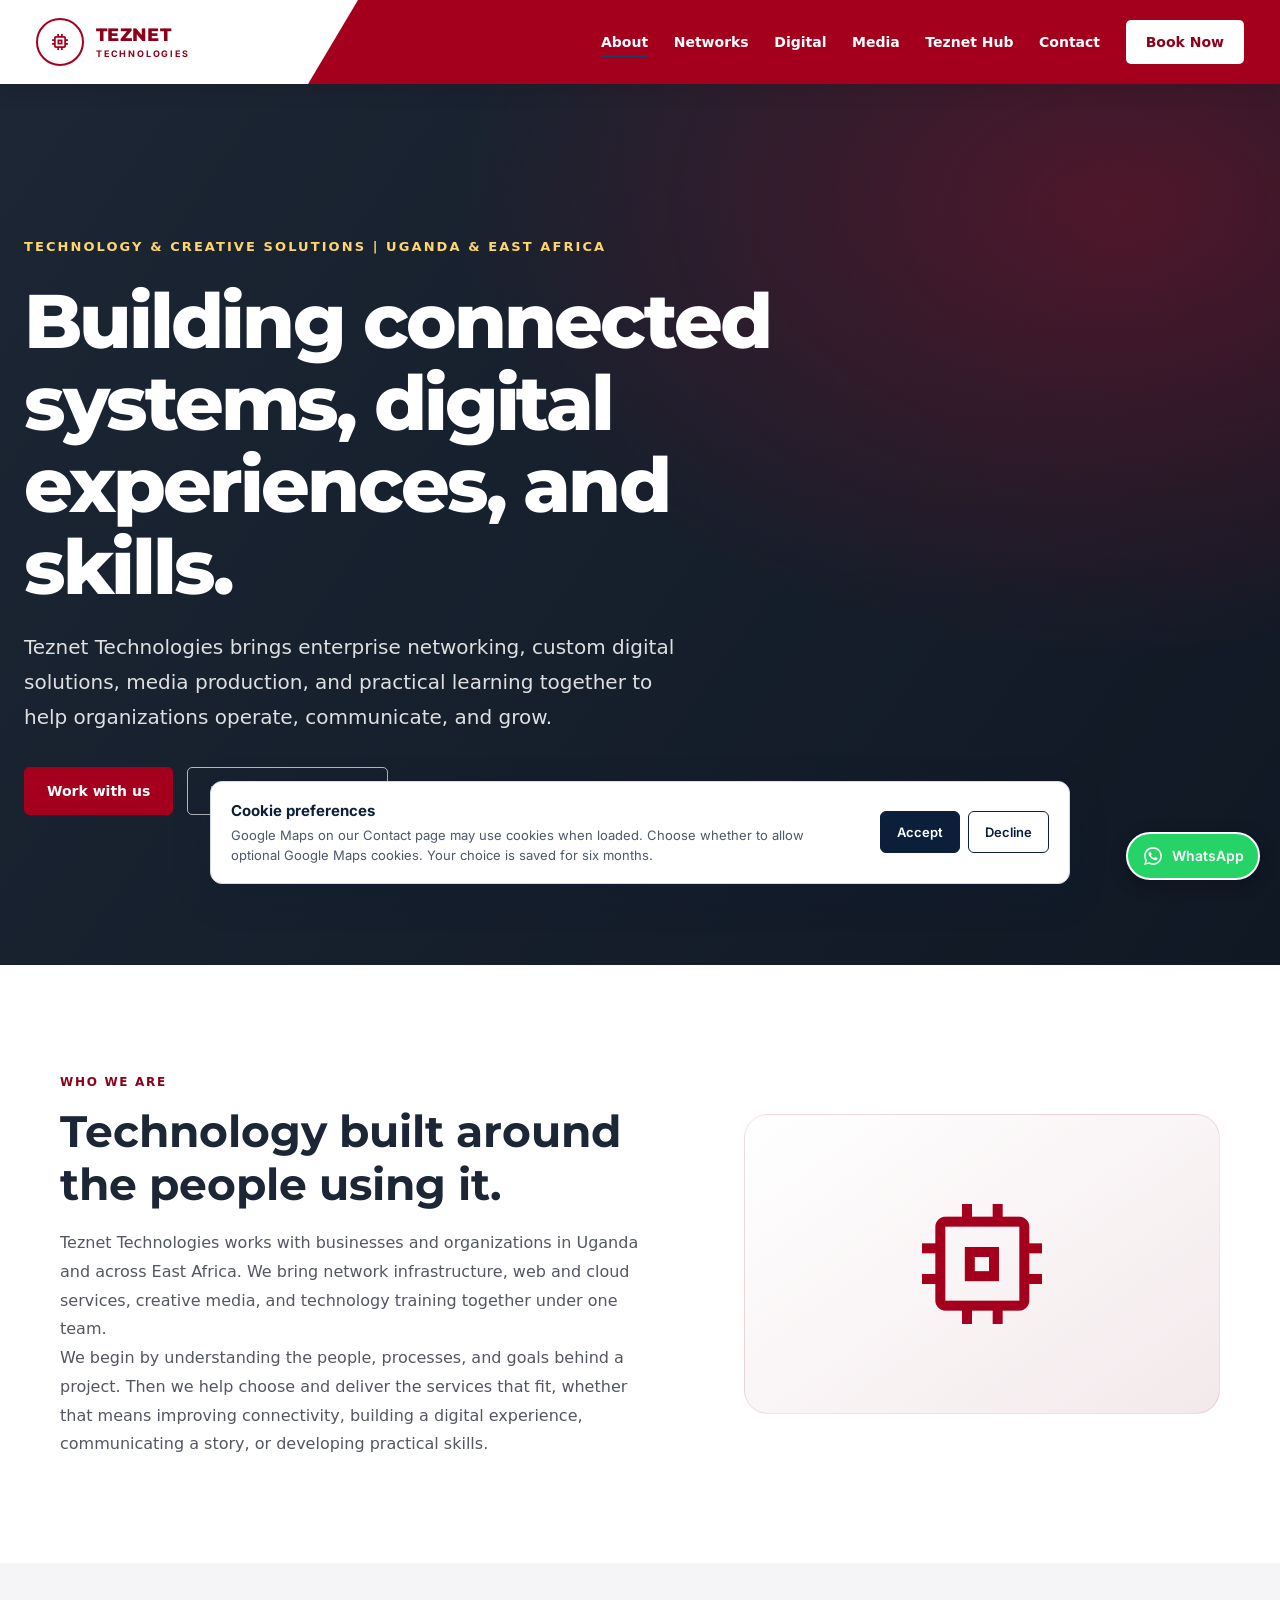
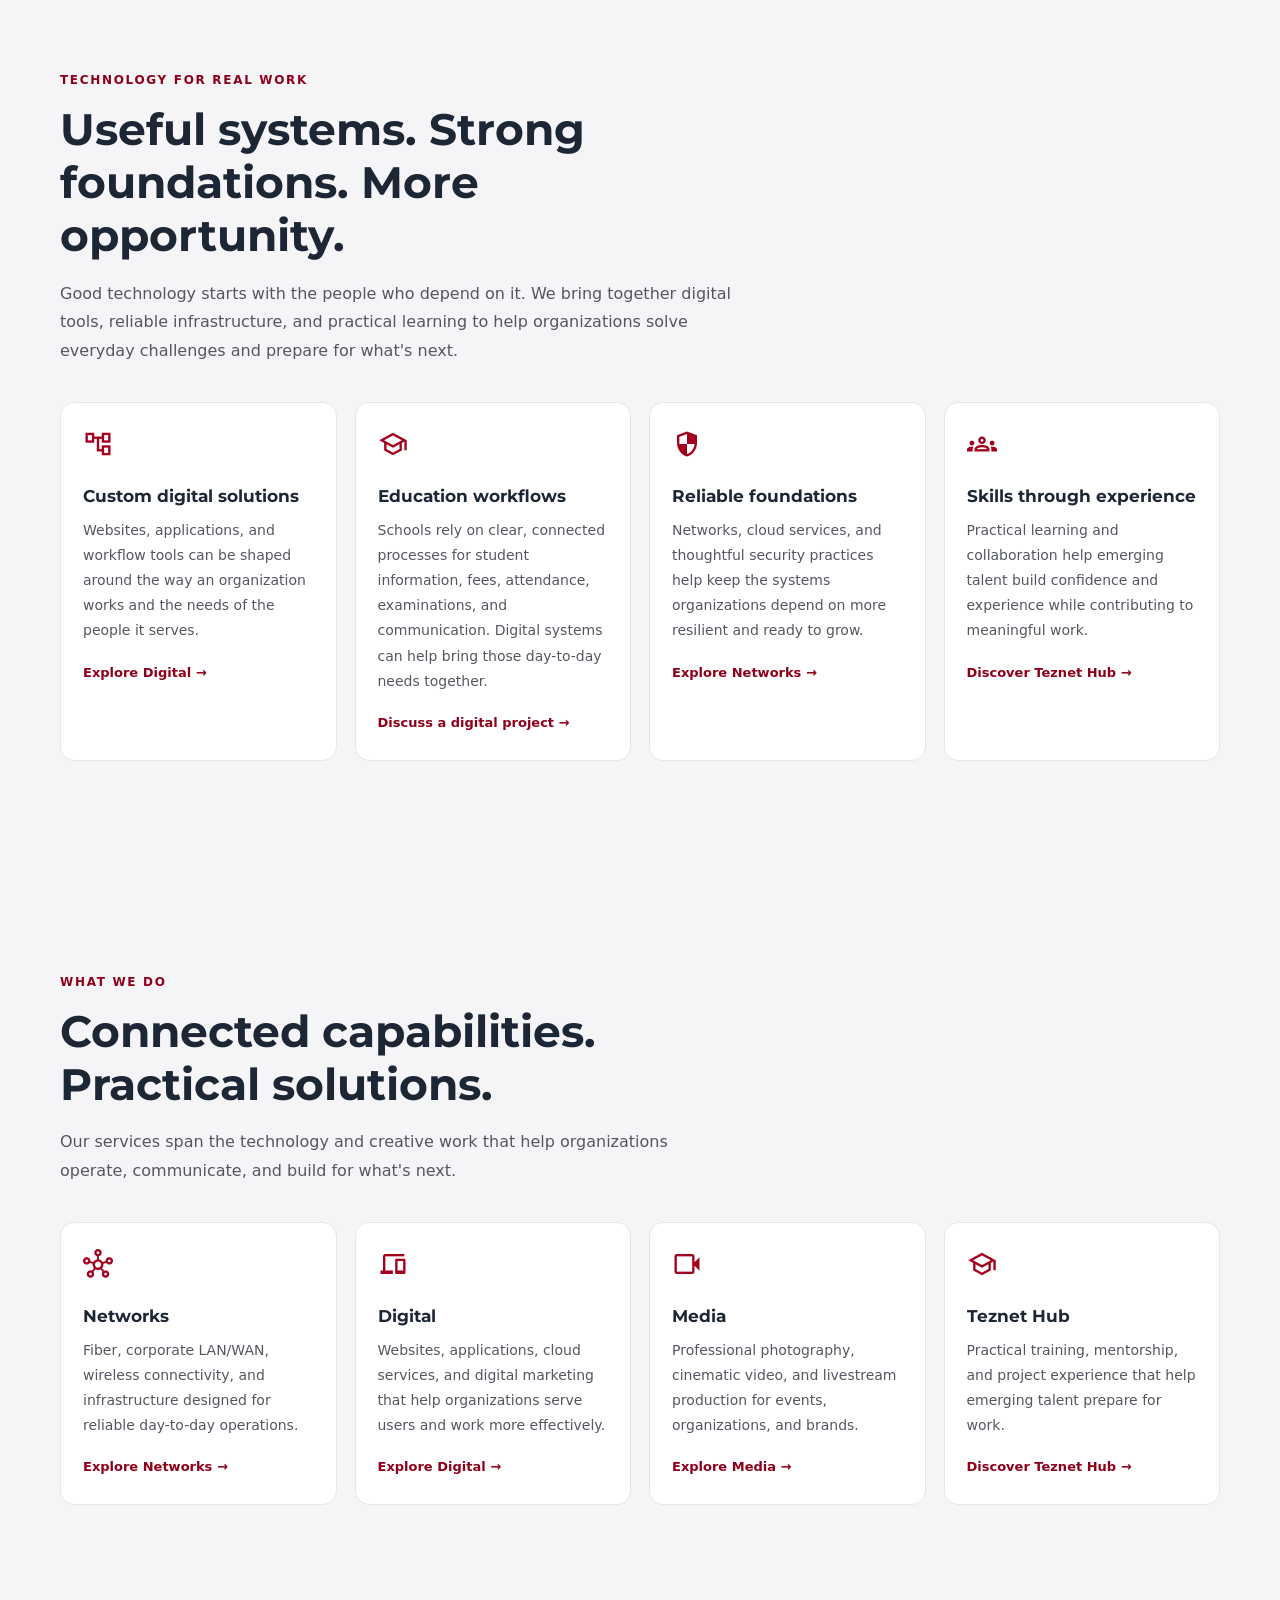
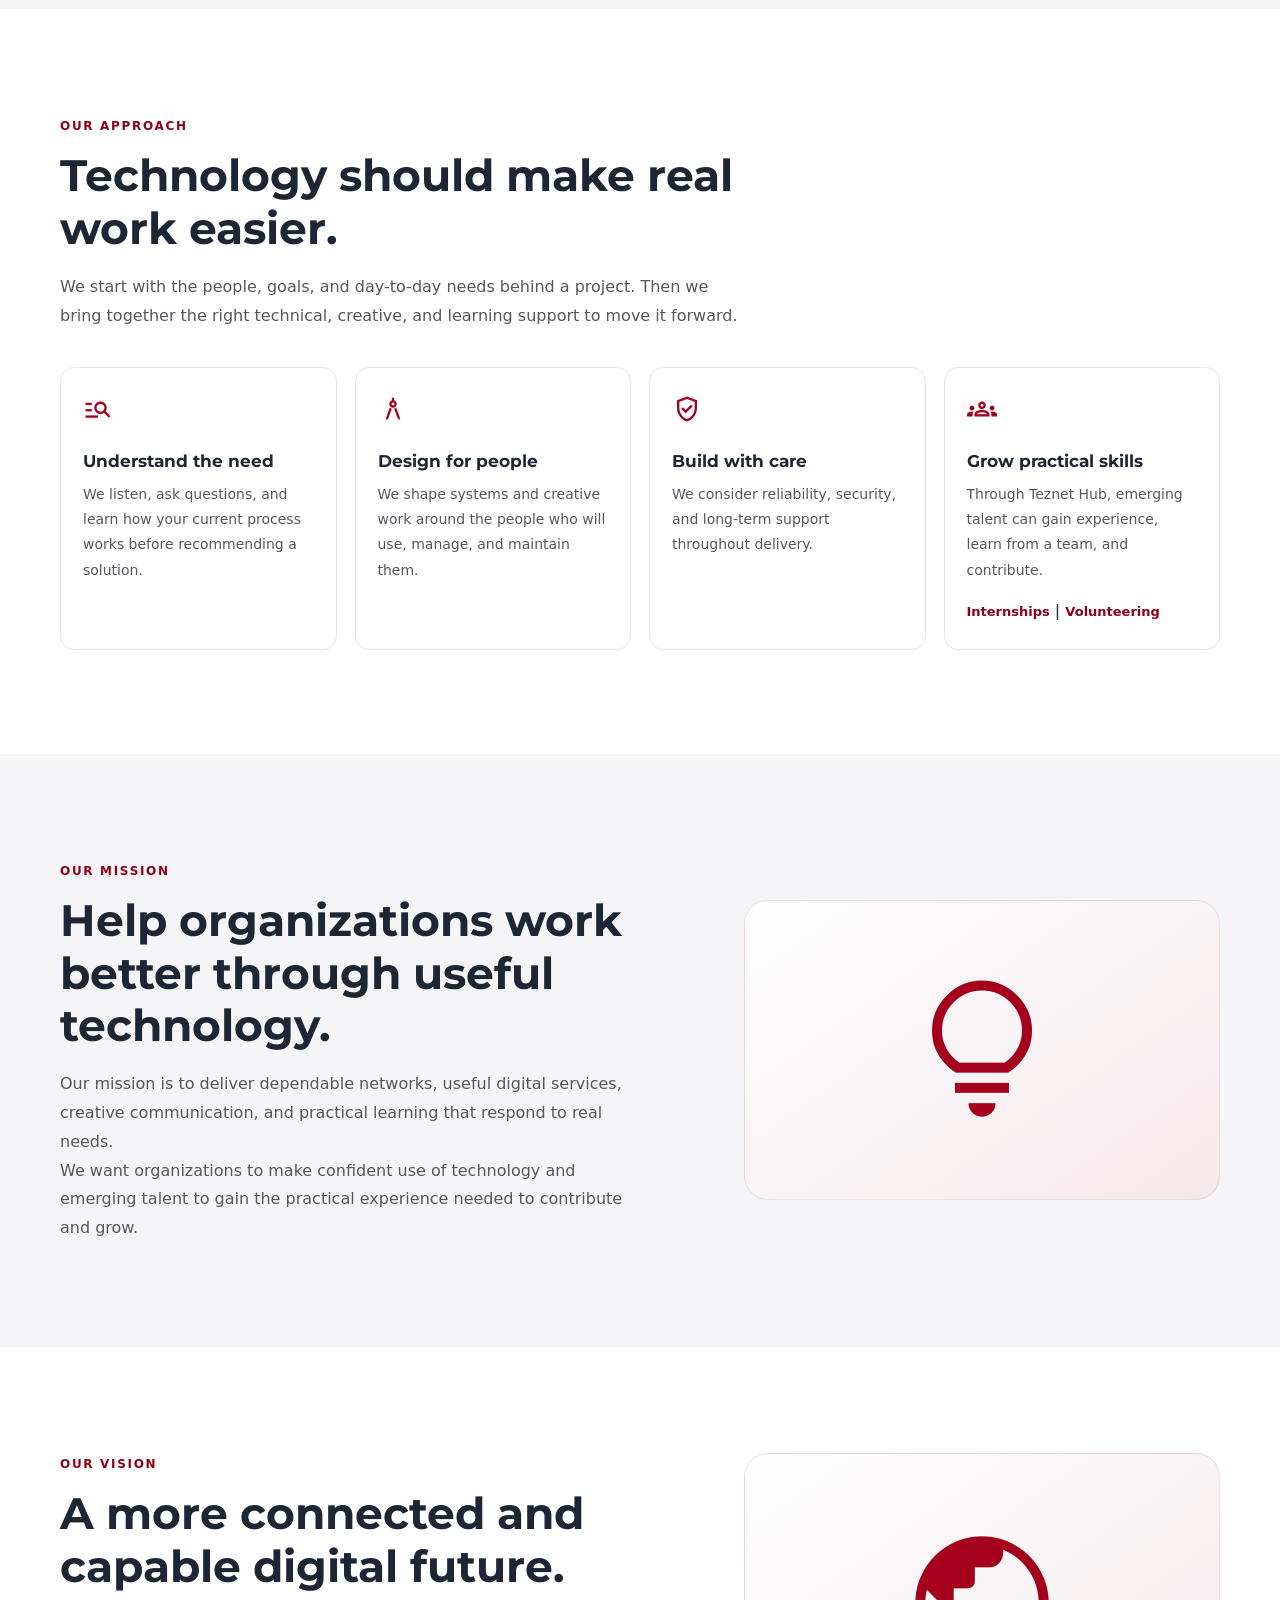
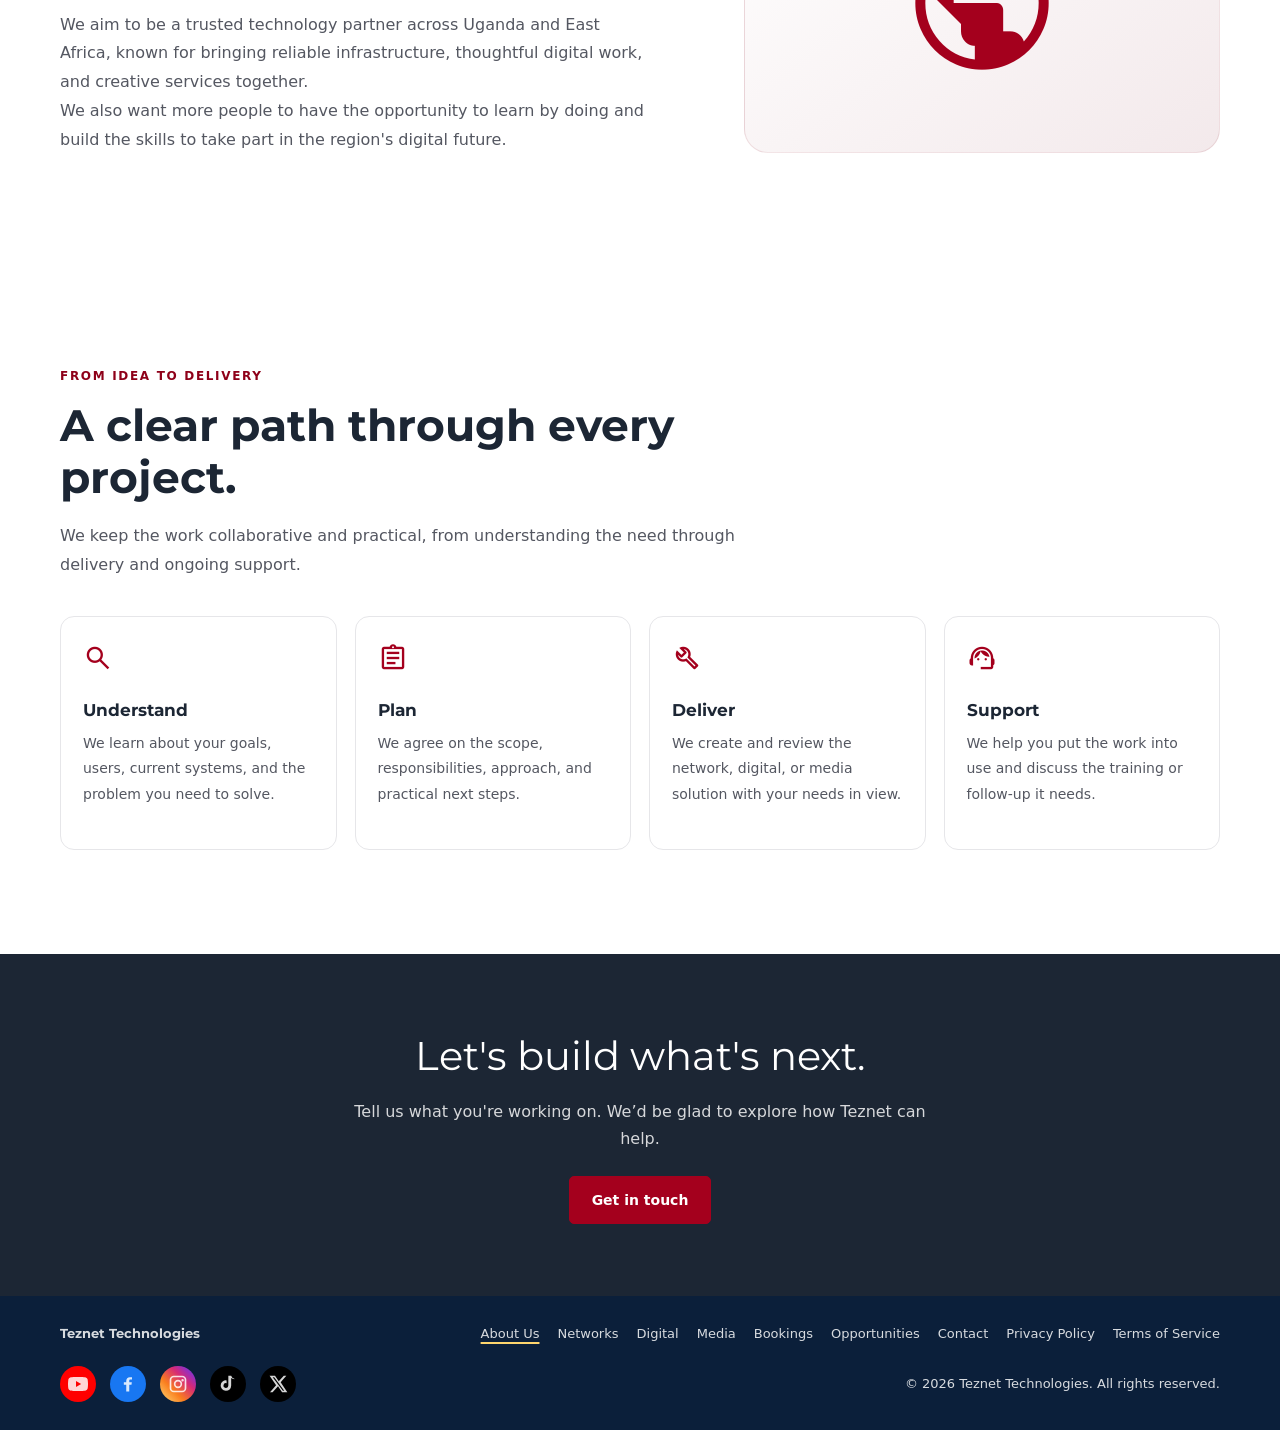
<file: about.html>
<!DOCTYPE html>
<html lang="en">
<head>
  <meta charset="utf-8"/>
  <meta content="width=device-width, initial-scale=1.0" name="viewport"/>
  <link rel="icon" type="image/png" href="Favicon/Favicon.png?v=2"/>
  <link rel="apple-touch-icon" href="Favicon/Favicon.png?v=2"/>
  <meta name="description" content="Learn about Teznet Technologies, a Uganda and East Africa technology partner for enterprise networks, custom digital solutions, creative media, and practical skills."/>
  <title>About Teznet Technologies</title>
  <link href="https://fonts.googleapis.com/css2?family=Montserrat:wght@400;600;700;800&amp;family=Inter:wght@400;500;600;700&amp;display=swap" rel="stylesheet"/>
  <link href="https://fonts.googleapis.com/css2?family=Material+Symbols+Outlined:wght,FILL@100..700,0..1&amp;display=swap" rel="stylesheet"/>
  <link href="tailwind.css" rel="stylesheet"/>
  <link href="site-layout.css" rel="stylesheet"/>
</head>
<body class="bg-white font-body-md antialiased overflow-x-hidden">
  <header class="home-site-header">
    <div class="home-site-header__inner">
      <a class="home-site-header__brand" href="index.html" aria-label="Teznet Technologies home">
        <span class="home-site-header__mark material-symbols-outlined" aria-hidden="true">memory</span>
        <span class="home-site-header__name">TEZNET<small>TECHNOLOGIES</small></span>
      </a>
      <button id="mobile-menu-button" class="home-site-header__toggle" type="button" aria-expanded="false" aria-controls="mobile-menu" aria-label="Toggle navigation">
        <span class="material-symbols-outlined text-[24px]">menu</span>
      </button>
      <nav class="home-site-header__nav" aria-label="Main navigation">
        <a href="about.html" aria-current="page">About</a>
        <a href="networks.html">Networks</a>
        <a href="Digital.html">Digital</a>
        <a href="media.html">Media</a>
        <a href="opportunities.html">Teznet Hub</a>
        <a href="contact.html">Contact</a>
        <a href="booking.html">Book Now</a>
      </nav>
    </div>
    <div id="mobile-menu" class="home-site-header__mobile hidden">
      <a href="about.html" aria-current="page">About Us</a>
      <a href="networks.html">Networks</a>
      <a href="Digital.html">Digital</a>
      <a href="media.html">Media</a>
      <a href="booking.html">Bookings</a>
      <a href="opportunities.html">Opportunities</a>
      <a href="contact.html">Contact</a>
      <a href="terms.html#privacy-data">Privacy Policy</a>
      <a href="terms.html">Terms of Service</a>
      <a href="booking.html">Book Now</a>
    </div>
  </header>

  <main class="about-page">
    <section class="about-hero">
      <div class="about-hero__content">
        <span class="about-hero__eyebrow">Technology &amp; creative solutions | Uganda &amp; East Africa</span>
        <h1>Building connected systems, digital experiences, and skills.</h1>
        <p>Teznet Technologies brings enterprise networking, custom digital solutions, media production, and practical learning together to help organizations operate, communicate, and grow.</p>
        <div class="about-hero__actions">
          <a class="about-button" href="booking.html">Work with us</a>
          <a class="about-button about-button--outline" href="#our-work">Explore what we do</a>
        </div>
      </div>
    </section>

    <section class="about-section">
      <div class="about-story">
        <div>
          <span class="about-section__eyebrow">Who we are</span>
          <h2>Technology built around the people using it.</h2>
          <p>Teznet Technologies works with businesses and organizations in Uganda and across East Africa. We bring network infrastructure, web and cloud services, creative media, and technology training together under one team.</p>
          <p>We begin by understanding the people, processes, and goals behind a project. Then we help choose and deliver the services that fit, whether that means improving connectivity, building a digital experience, communicating a story, or developing practical skills.</p>
        </div>
        <div class="about-story__mark" aria-hidden="true">
          <span class="material-symbols-outlined">memory</span>
        </div>
      </div>
    </section>

    <section class="about-section about-section--soft">
      <div class="about-services__heading">
        <span class="about-section__eyebrow">Technology for real work</span>
        <h2>Useful systems. Strong foundations. More opportunity.</h2>
        <p>Good technology starts with the people who depend on it. We bring together digital tools, reliable infrastructure, and practical learning to help organizations solve everyday challenges and prepare for what's next.</p>
      </div>
      <div class="about-services__grid">
        <article class="about-service">
          <span class="material-symbols-outlined" aria-hidden="true">account_tree</span>
          <h3>Custom digital solutions</h3>
          <p>Websites, applications, and workflow tools can be shaped around the way an organization works and the needs of the people it serves.</p>
          <a href="Digital.html">Explore Digital <span aria-hidden="true">&rarr;</span></a>
        </article>
        <article class="about-service">
          <span class="material-symbols-outlined" aria-hidden="true">school</span>
          <h3>Education workflows</h3>
          <p>Schools rely on clear, connected processes for student information, fees, attendance, examinations, and communication. Digital systems can help bring those day-to-day needs together.</p>
          <a href="contact.html">Discuss a digital project <span aria-hidden="true">&rarr;</span></a>
        </article>
        <article class="about-service">
          <span class="material-symbols-outlined" aria-hidden="true">security</span>
          <h3>Reliable foundations</h3>
          <p>Networks, cloud services, and thoughtful security practices help keep the systems organizations depend on more resilient and ready to grow.</p>
          <a href="networks.html">Explore Networks <span aria-hidden="true">&rarr;</span></a>
        </article>
        <article class="about-service">
          <span class="material-symbols-outlined" aria-hidden="true">groups</span>
          <h3>Skills through experience</h3>
          <p>Practical learning and collaboration help emerging talent build confidence and experience while contributing to meaningful work.</p>
          <a href="opportunities.html">Discover Teznet Hub <span aria-hidden="true">&rarr;</span></a>
        </article>
      </div>
    </section>

    <section class="about-section about-section--soft" id="our-work">
      <div class="about-services__heading">
        <span class="about-section__eyebrow">What we do</span>
        <h2>Connected capabilities. Practical solutions.</h2>
        <p>Our services span the technology and creative work that help organizations operate, communicate, and build for what's next.</p>
      </div>
      <div class="about-services__grid">
        <article class="about-service">
          <span class="material-symbols-outlined" aria-hidden="true">hub</span>
          <h3>Networks</h3>
          <p>Fiber, corporate LAN/WAN, wireless connectivity, and infrastructure designed for reliable day-to-day operations.</p>
          <a href="networks.html">Explore Networks <span aria-hidden="true">&rarr;</span></a>
        </article>
        <article class="about-service">
          <span class="material-symbols-outlined" aria-hidden="true">devices</span>
          <h3>Digital</h3>
          <p>Websites, applications, cloud services, and digital marketing that help organizations serve users and work more effectively.</p>
          <a href="Digital.html">Explore Digital <span aria-hidden="true">&rarr;</span></a>
        </article>
        <article class="about-service">
          <span class="material-symbols-outlined" aria-hidden="true">videocam</span>
          <h3>Media</h3>
          <p>Professional photography, cinematic video, and livestream production for events, organizations, and brands.</p>
          <a href="media.html">Explore Media <span aria-hidden="true">&rarr;</span></a>
        </article>
        <article class="about-service">
          <span class="material-symbols-outlined" aria-hidden="true">school</span>
          <h3>Teznet Hub</h3>
          <p>Practical training, mentorship, and project experience that help emerging talent prepare for work.</p>
          <a href="opportunities.html">Discover Teznet Hub <span aria-hidden="true">&rarr;</span></a>
        </article>
      </div>
    </section>

    <section class="about-section">
      <div class="about-services__heading">
        <span class="about-section__eyebrow">Our approach</span>
        <h2>Technology should make real work easier.</h2>
        <p>We start with the people, goals, and day-to-day needs behind a project. Then we bring together the right technical, creative, and learning support to move it forward.</p>
      </div>
      <div class="about-services__grid">
        <article class="about-service">
          <span class="material-symbols-outlined" aria-hidden="true">manage_search</span>
          <h3>Understand the need</h3>
          <p>We listen, ask questions, and learn how your current process works before recommending a solution.</p>
        </article>
        <article class="about-service">
          <span class="material-symbols-outlined" aria-hidden="true">architecture</span>
          <h3>Design for people</h3>
          <p>We shape systems and creative work around the people who will use, manage, and maintain them.</p>
        </article>
        <article class="about-service">
          <span class="material-symbols-outlined" aria-hidden="true">verified_user</span>
          <h3>Build with care</h3>
          <p>We consider reliability, security, and long-term support throughout delivery.</p>
        </article>
        <article class="about-service">
          <span class="material-symbols-outlined" aria-hidden="true">groups</span>
          <h3>Grow practical skills</h3>
          <p>Through Teznet Hub, emerging talent can gain experience, learn from a team, and contribute.</p>
          <a href="opportunities.html#internships">Internships</a> | <a href="opportunities.html#volunteering">Volunteering</a>
        </article>
      </div>
    </section>

    <section class="about-section about-section--soft">
      <div class="about-story">
        <div>
          <span class="about-section__eyebrow">Our mission</span>
          <h2>Help organizations work better through useful technology.</h2>
          <p>Our mission is to deliver dependable networks, useful digital services, creative communication, and practical learning that respond to real needs.</p>
          <p>We want organizations to make confident use of technology and emerging talent to gain the practical experience needed to contribute and grow.</p>
        </div>
        <div class="about-story__mark" aria-hidden="true">
          <span class="material-symbols-outlined">lightbulb</span>
        </div>
      </div>
    </section>

    <section class="about-section">
      <div class="about-story">
        <div>
          <span class="about-section__eyebrow">Our vision</span>
          <h2>A more connected and capable digital future.</h2>
          <p>We aim to be a trusted technology partner across Uganda and East Africa, known for bringing reliable infrastructure, thoughtful digital work, and creative services together.</p>
          <p>We also want more people to have the opportunity to learn by doing and build the skills to take part in the region's digital future.</p>
        </div>
        <div class="about-story__mark" aria-hidden="true">
          <span class="material-symbols-outlined">public</span>
        </div>
      </div>
    </section>

    <section class="about-section">
      <div class="about-services__heading">
        <span class="about-section__eyebrow">From idea to delivery</span>
        <h2>A clear path through every project.</h2>
        <p>We keep the work collaborative and practical, from understanding the need through delivery and ongoing support.</p>
      </div>
      <div class="about-services__grid">
        <article class="about-service">
          <span class="material-symbols-outlined" aria-hidden="true">search</span>
          <h3>Understand</h3>
          <p>We learn about your goals, users, current systems, and the problem you need to solve.</p>
        </article>
        <article class="about-service">
          <span class="material-symbols-outlined" aria-hidden="true">assignment</span>
          <h3>Plan</h3>
          <p>We agree on the scope, responsibilities, approach, and practical next steps.</p>
        </article>
        <article class="about-service">
          <span class="material-symbols-outlined" aria-hidden="true">build</span>
          <h3>Deliver</h3>
          <p>We create and review the network, digital, or media solution with your needs in view.</p>
        </article>
        <article class="about-service">
          <span class="material-symbols-outlined" aria-hidden="true">support_agent</span>
          <h3>Support</h3>
          <p>We help you put the work into use and discuss the training or follow-up it needs.</p>
        </article>
      </div>
    </section>

    <section class="about-cta">
      <h2>Let's build what's next.</h2>
      <p>Tell us what you're working on. We&rsquo;d be glad to explore how Teznet can help.</p>
      <a class="about-button" href="contact.html">Get in touch</a>
    </section>
  </main>

    <footer class="about-footer">
    <div class="about-footer__identity">
      <a class="about-footer__brand" href="index.html">Teznet Technologies</a>
    </div>
    <nav class="about-footer__links" aria-label="Footer navigation">
      <a href="about.html" aria-current="page">About Us</a>
      <a href="networks.html">Networks</a>
      <a href="Digital.html">Digital</a>
      <a href="media.html">Media</a>
      <a href="booking.html">Bookings</a>
      <a href="opportunities.html">Opportunities</a>
      <a href="contact.html">Contact</a>
      <a href="terms.html#privacy-data">Privacy Policy</a>
      <a href="terms.html">Terms of Service</a>
    </nav>
    <div class="about-footer__extras"><a class="about-footer__social-link" href="https://www.youtube.com/@teznetmedia" target="_blank" rel="noopener noreferrer" aria-label="Teznet Media on YouTube" title="Teznet Media on YouTube"><svg viewBox="0 0 24 24" aria-hidden="true" focusable="false"><path d="M23.5 6.2a3 3 0 0 0-2.1-2.1C19.5 3.5 12 3.5 12 3.5s-7.5 0-9.4.6A3 3 0 0 0 .5 6.2 31 31 0 0 0 0 12a31 31 0 0 0 .5 5.8 3 3 0 0 0 2.1 2.1c1.9.6 9.4.6 9.4.6s7.5 0 9.4-.6a3 3 0 0 0 2.1-2.1A31 31 0 0 0 24 12a31 31 0 0 0-.5-5.8ZM9.6 15.6V8.4L15.8 12l-6.2 3.6Z"/></svg></a><span class="about-footer__social-link about-footer__social-link--placeholder about-footer__social-link--facebook" role="img" aria-label="Facebook (link coming soon)" title="Facebook (link coming soon)"><svg viewBox="0 0 24 24" aria-hidden="true" focusable="false"><path d="M13.5 21v-8h2.7l.4-3h-3.1V8.1c0-.9.3-1.5 1.6-1.5h1.7V3.9c-.3 0-1.4-.1-2.6-.1-2.6 0-4.3 1.6-4.3 4.5V10H7v3h2.9v8h3.6Z"/></svg></span>
<span class="about-footer__social-link about-footer__social-link--placeholder about-footer__social-link--instagram" role="img" aria-label="Instagram (link coming soon)" title="Instagram (link coming soon)"><svg viewBox="0 0 24 24" aria-hidden="true" focusable="false"><path fill-rule="evenodd" d="M7 2h10a5 5 0 0 1 5 5v10a5 5 0 0 1-5 5H7a5 5 0 0 1-5-5V7a5 5 0 0 1 5-5Zm0 2a3 3 0 0 0-3 3v10a3 3 0 0 0 3 3h10a3 3 0 0 0 3-3V7a3 3 0 0 0-3-3H7Zm5 3a5 5 0 1 1 0 10 5 5 0 0 1 0-10Zm0 2a3 3 0 1 0 0 6 3 3 0 0 0 0-6Zm5.5-3a1.5 1.5 0 1 1 0 3 1.5 1.5 0 0 1 0-3Z"/></svg></span>
<span class="about-footer__social-link about-footer__social-link--placeholder about-footer__social-link--tiktok" role="img" aria-label="TikTok (link coming soon)" title="TikTok (link coming soon)"><svg viewBox="0 0 24 24" aria-hidden="true" focusable="false"><path d="M19.6 6.2a5.8 5.8 0 0 1-3.8-1.4v9.1a6.3 6.3 0 1 1-5.5-6.2v3.4a2.9 2.9 0 1 0 2.1 2.8V2h3.4a5.8 5.8 0 0 0 3.8 3.8v.4Z"/></svg></span>
<span class="about-footer__social-link about-footer__social-link--placeholder about-footer__social-link--x" role="img" aria-label="X (link coming soon)" title="X (link coming soon)"><svg viewBox="0 0 24 24" aria-hidden="true" focusable="false"><path d="M18.9 2H22l-6.8 7.8L23.2 22h-6.3L12 14.6 5.5 22H2.4l7.3-8.4L1.9 2h6.5l4.5 6.8L18.9 2Zm-1.1 18h1.7L7.4 3.9H5.6L17.8 20Z"/></svg></span></div>
    <span>© 2026 Teznet Technologies. All rights reserved.</span>
  </footer>

  <script>
    document.addEventListener('DOMContentLoaded', function() {
      const menuButton = document.getElementById('mobile-menu-button');
      const mobileMenu = document.getElementById('mobile-menu');

      if (menuButton && mobileMenu) {
        menuButton.addEventListener('click', function() {
          const isExpanded = menuButton.getAttribute('aria-expanded') === 'true';
          menuButton.setAttribute('aria-expanded', String(!isExpanded));
          mobileMenu.classList.toggle('hidden');
        });

        mobileMenu.querySelectorAll('a').forEach(function(link) {
          link.addEventListener('click', function() {
            menuButton.setAttribute('aria-expanded', 'false');
            mobileMenu.classList.add('hidden');
          });
        });
      }
    });
  </script>
  <script src="site-layout.js" defer></script>
</body>
</html>
</file>
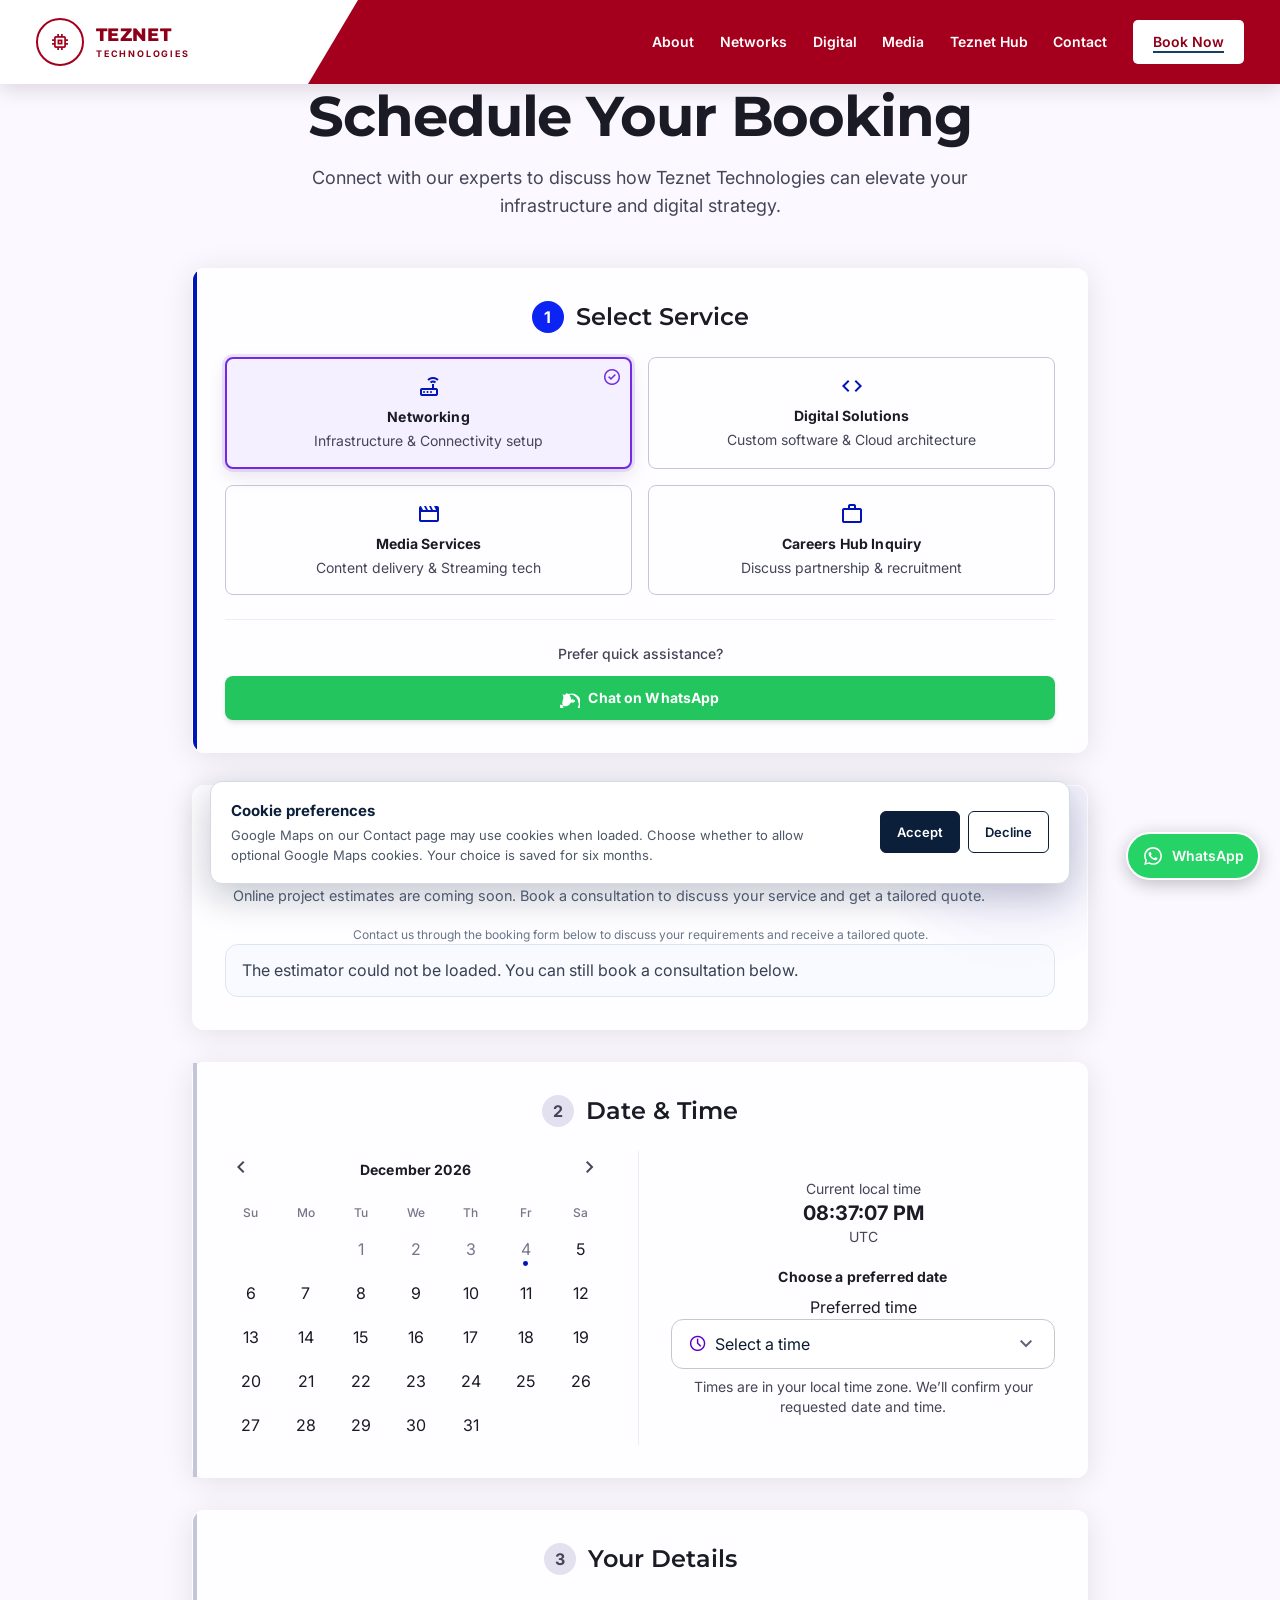
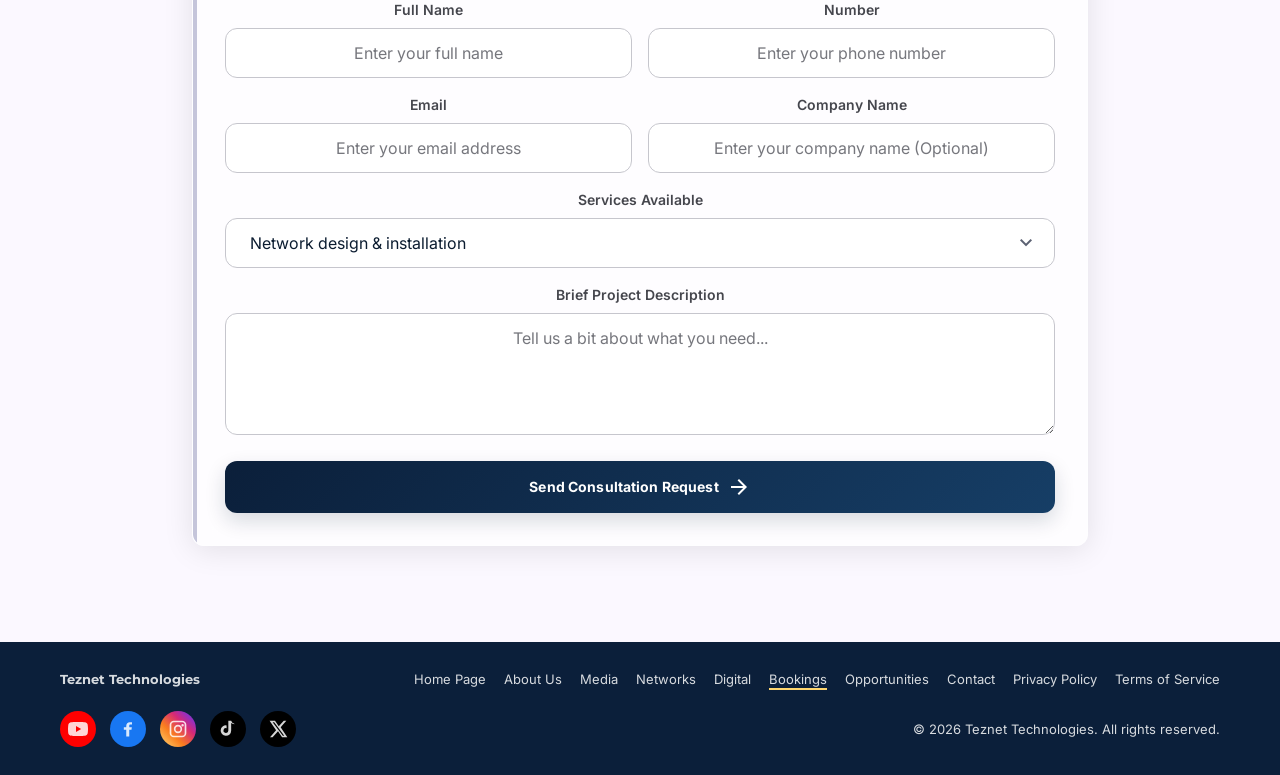
<file: booking.html>
<!DOCTYPE html>

<html class="light" lang="en"><head>
<meta charset="utf-8"/>
<meta content="width=device-width, initial-scale=1.0" name="viewport"/>
<link rel="icon" type="image/png" href="Favicon/Favicon.png?v=2"/>
<link rel="apple-touch-icon" href="Favicon/Favicon.png?v=2"/>
<title>Booking | Teznet Technologies</title>
<link href="tailwind.css" rel="stylesheet"/>
<link href="tailwind-booking.css" rel="stylesheet"/>
<link href="https://fonts.googleapis.com/css2?family=Inter:wght@400;500;600&amp;family=Montserrat:wght@600;700&amp;display=swap" rel="stylesheet"/>
<link href="https://fonts.googleapis.com/css2?family=Material+Symbols+Outlined:wght,FILL@100..700,0..1&amp;display=swap" rel="stylesheet"/>
<link href="https://fonts.googleapis.com/css2?family=Material+Symbols+Outlined:wght,FILL@100..700,0..1&amp;display=swap" rel="stylesheet"/>

<link href="site-layout.css?v=14" rel="stylesheet"/>
<style>
.booking-estimator{isolation:isolate;border:1px solid rgba(148,163,184,.3);background:linear-gradient(145deg,rgba(255,255,255,.98),rgba(245,248,255,.94));box-shadow:0 24px 60px rgba(24,43,76,.1)}
.booking-estimator::after{position:absolute;z-index:-1;top:-7rem;right:-5rem;width:19rem;height:19rem;border-radius:50%;background:radial-gradient(circle,rgba(91,80,224,.13),rgba(91,80,224,0) 70%);content:"";pointer-events:none}
.booking-estimator__heading-icon{display:grid;width:2.65rem;height:2.65rem;flex:0 0 auto;place-items:center;border:1px solid rgba(91,80,224,.14);border-radius:.85rem;background:linear-gradient(145deg,#f1efff,#e7f6ff);color:#5146c8}
.booking-estimator__heading-icon .material-symbols-outlined{font-size:1.45rem}
.booking-estimator__heading-copy{min-width:0}
.booking-estimator__eyebrow{display:block;margin-bottom:.12rem;color:#5146c8;font-size:.68rem;font-weight:800;letter-spacing:.13em;text-transform:uppercase}
.booking-estimator__intro,.booking-estimator__hint,.booking-estimator__disclaimer,.booking-estimator__follow-up p{color:#526075;font-size:.9rem;line-height:1.65}
.booking-estimator__intro{max-width:48rem;margin:.5rem 0 1.15rem}
.booking-estimator__status{border:1px solid #dce5f2;border-radius:.8rem;background:rgba(248,250,255,.9);padding:.85rem 1rem;color:#374151}
.booking-estimator__status:not([hidden]){display:flex;align-items:center;gap:.55rem}
.booking-estimator__fields{display:grid;grid-template-columns:minmax(0,1.35fr) minmax(12rem,.65fr);gap:1rem;margin:1.1rem 0}
.booking-estimator__description{grid-column:1/-1}
.booking-estimator .booking-field{ text-align:left}
.booking-estimator__hint{display:block;margin-top:.35rem;font-size:.78rem}
.booking-estimator .booking-input{border-color:#d4ddeb;background:rgba(255,255,255,.94);transition:border-color .18s ease,box-shadow .18s ease}
.booking-estimator .booking-input:focus{border-color:#6559dd;box-shadow:0 0 0 4px rgba(101,89,221,.13);outline:0}
.booking-estimator .service-picker--scope .service-picker__trigger{border-color:#d4ddeb;border-radius:.7rem;background:rgba(255,255,255,.96);color:#26334a;font-weight:600}
.booking-estimator .service-picker--scope .service-picker__trigger:hover,.booking-estimator .service-picker--scope .service-picker__trigger[aria-expanded="true"]{border-color:#8b83e5;background:#fff}
.booking-estimator .service-picker--scope .service-picker__icon{color:#5146c8}
.booking-estimator .service-picker--scope .service-picker__menu{border-color:#d9def0;border-radius:.8rem;background:#fff;padding:.35rem;box-shadow:0 14px 32px rgba(34,42,92,.16)}
.booking-estimator .service-picker--scope .service-picker__option{margin:.12rem 0;border-radius:.55rem;padding:.65rem .75rem;font-size:.88rem;transition:background .16s ease,color .16s ease}
.booking-estimator .service-picker--scope .service-picker__option:hover,.booking-estimator .service-picker--scope .service-picker__option:focus-visible{background:#f1efff;color:#4136ae}
.booking-estimator .service-picker--scope .service-picker__option[aria-selected="true"]{background:#5146c8;color:#fff}
.booking-estimator .service-picker--scope .service-picker__option[aria-selected="true"]:hover,.booking-estimator .service-picker--scope .service-picker__option[aria-selected="true"]:focus-visible{background:#4338b5;color:#fff}
.booking-estimator__scope-note{display:block;margin-top:.4rem;color:#69768a;font-size:.75rem;line-height:1.45}
.booking-estimator__scope-pricing{grid-column:1/-1;display:flex;align-items:center;gap:.8rem;margin:-.35rem 0 0;border:1px solid #d8d5fb;border-radius:.8rem;background:linear-gradient(100deg,#f5f3ff,#f1f8ff);padding:.75rem .9rem;color:#34405a;text-align:left}
.booking-estimator__scope-pricing-icon{display:grid;width:2.1rem;height:2.1rem;flex:0 0 auto;place-items:center;border-radius:.65rem;background:#e6e2ff;color:#5146c8}
.booking-estimator__scope-pricing-icon .material-symbols-outlined{font-size:1.15rem}
.booking-estimator__scope-pricing-copy{min-width:0}
.booking-estimator__scope-pricing-title{display:block;color:#273556;font-size:.84rem;font-weight:750;line-height:1.35}
.booking-estimator__scope-pricing-detail{display:block;margin-top:.12rem;color:#5e6b80;font-size:.78rem;line-height:1.5}
.booking-estimator__service-search{position:relative}
.booking-estimator__service-input-wrap{position:relative}
.booking-estimator__service-input-wrap .booking-input{padding-right:2.8rem}
.booking-estimator__service-search-icon{position:absolute;top:50%;right:.9rem;transform:translateY(-50%);color:#59657a;font-size:1.25rem;pointer-events:none}
.booking-estimator__service-menu{position:absolute;z-index:60;top:calc(100% + .45rem);left:0;width:100%;max-height:min(24rem,55vh);max-height:min(24rem,55dvh);overflow-y:auto;overscroll-behavior:contain;border:1px solid #d9def0;border-radius:.9rem;background:#fff;padding:.55rem;box-shadow:0 18px 38px rgba(27,39,79,.18)}
.booking-estimator__service-group+.booking-estimator__service-group{margin-top:.55rem;border-top:1px solid #e8ebf3;padding-top:.45rem}
.booking-estimator__service-group-title{display:flex;align-items:center;gap:.45rem;margin:0;padding:.4rem .55rem .5rem;color:#5146c8;font-size:.7rem;font-weight:800;letter-spacing:.1em;text-transform:uppercase}
.booking-estimator__service-group-title .material-symbols-outlined{font-size:1rem}
.booking-estimator__service-option{display:flex;width:100%;min-height:2.65rem;align-items:center;justify-content:space-between;gap:.7rem;border:0;border-radius:.55rem;background:#fff;padding:.55rem .65rem;color:#233049;font-size:.88rem;font-weight:550;text-align:left;cursor:pointer;transition:background .15s ease,color .15s ease}
.booking-estimator__service-option:hover,.booking-estimator__service-option[aria-selected="true"]{background:#f1efff;color:#4136ae}
.booking-estimator__service-option:focus-visible{outline:2px solid #6559dd;outline-offset:-2px}
.booking-estimator__service-option .material-symbols-outlined{flex:0 0 auto;color:#5146c8;font-size:1.05rem}
.booking-estimator__service-empty{padding:.8rem .65rem;color:#647084;font-size:.85rem}
.booking-estimator__service-badge{color:#69768a;font-size:.72rem;font-weight:600;white-space:nowrap}
.booking-estimator__estimate-button{display:flex;width:100%;min-height:3.15rem;align-items:center;justify-content:center;gap:.55rem;margin-bottom:1rem;border:0;border-radius:.7rem;background:linear-gradient(100deg,#5146c8,#2876c9);box-shadow:0 9px 22px rgba(68,79,190,.2);color:#fff;font-weight:750;transition:transform .18s ease,box-shadow .18s ease}
.booking-estimator__estimate-button:hover{transform:translateY(-1px);box-shadow:0 12px 26px rgba(68,79,190,.28)}
.booking-estimator__estimate-button:disabled{cursor:wait;opacity:.72}
.booking-estimator__error{margin:.65rem 0;color:#a12622}
.booking-estimator__result,.booking-estimator__follow-up{margin-top:1rem;border:1px solid #dbe3f1;border-radius:1rem;background:rgba(255,255,255,.95);padding:clamp(1rem,3vw,1.5rem);box-shadow:0 10px 28px rgba(24,43,76,.06)}
.booking-estimator__result{border-color:#cdd7f1;background:linear-gradient(135deg,#fff 15%,#f7f8ff)}
.booking-estimator__result-label,.booking-estimator__unit{display:block;color:#526075;font-size:.86rem}
.booking-estimator__range{display:block;margin:.3rem 0;color:#17244c;font-size:clamp(1.15rem,3vw,1.65rem);font-weight:750;letter-spacing:-.025em;line-height:1.3;overflow-wrap:anywhere}
.booking-estimator__unit{color:#5146c8;font-weight:650}
.booking-estimator__quantity-note{width:fit-content;align-items:center;gap:.35rem;margin-top:.5rem;border:1px solid #d9def0;border-radius:999px;background:#f6f5ff;padding:.35rem .65rem;color:#5146c8;font-size:.78rem;font-weight:650}
.booking-estimator__quantity-note:not([hidden]){display:inline-flex}
.booking-estimator__disclaimer{margin:.8rem 0 1.15rem;font-size:.82rem}
.booking-estimator__draft{border-radius:.6rem;background:#fff5e8;padding:.7rem;color:#8a4210;font-size:.84rem;font-weight:700}
.booking-estimator__follow-up h3{margin:0;color:#17244c;font-size:1.05rem}
.booking-estimator__consent{display:flex;align-items:flex-start;gap:.55rem;margin:1rem 0;font-size:.86rem;line-height:1.5}
.booking-estimator__consent input{margin-top:.2rem}
.booking-estimator__actions{display:flex;flex-wrap:wrap;gap:.7rem}
.booking-estimator__actions>*{flex:1 1 12rem}
.booking-estimator__actions .booking-submit{display:flex;min-height:3.1rem;align-items:center;justify-content:center;gap:.55rem;border:1px solid #4338b5;border-radius:.7rem;background:linear-gradient(105deg,#5146c8,#315dbb);box-shadow:0 7px 16px rgba(69,70,173,.2);color:#fff;font-weight:750;transition:transform .18s ease,background .18s ease,box-shadow .18s ease}
.booking-estimator__actions .booking-submit:hover{transform:translateY(-1px);background:linear-gradient(105deg,#4439b5,#284fa8);box-shadow:0 10px 20px rgba(69,70,173,.28)}
.booking-estimator__actions .booking-submit:active{transform:translateY(0)}
.booking-estimator__actions .booking-submit .material-symbols-outlined,.booking-estimator__decline-button .material-symbols-outlined{font-size:1.15rem}
.booking-estimator__decline-button{display:flex;min-height:3.1rem;align-items:center;justify-content:center;gap:.5rem;border:1px solid #cbd5e1;border-radius:.7rem;background:#fff;padding:.75rem 1rem;color:#334155;font-weight:700;transition:background .18s ease,border-color .18s ease,box-shadow .18s ease}
.booking-estimator__decline-button:hover{border-color:#aab6c8;background:#f5f7fb;box-shadow:0 4px 12px rgba(36,52,79,.07)}
.booking-estimator__actions .booking-submit:focus-visible,.booking-estimator__decline-button:focus-visible{outline:3px solid rgba(81,70,200,.42);outline-offset:3px}
@media(max-width:600px){.booking-estimator{padding:1.15rem!important}.booking-estimator__fields{grid-template-columns:1fr}.booking-estimator__description{grid-column:auto}.booking-estimator__actions{flex-direction:column}.booking-estimator__actions>*{width:100%;flex:auto}}
@media(prefers-reduced-motion:reduce){.booking-estimator .booking-input,.booking-estimator__estimate-button,.booking-estimator__decline-button{transition:none}}
</style>
<script>
if (window.location.protocol === 'file:') {
  window.location.replace('http://localhost/booking.html');
}
</script>
</head>
<body class="booking-page bg-background text-on-background font-body-md min-h-screen flex flex-col pt-[72px]">
<!-- TopNavBar -->
<header class="home-site-header">
<div class="home-site-header__inner">
<a class="home-site-header__brand" href="index.html" aria-label="Teznet Technologies home">
<span class="home-site-header__mark material-symbols-outlined" aria-hidden="true">memory</span>
<span class="home-site-header__name">TEZNET<small>TECHNOLOGIES</small></span>
</a>
<button id="mobile-menu-button" class="home-site-header__toggle" type="button" aria-expanded="false" aria-controls="mobile-menu" aria-label="Toggle navigation">
<span class="material-symbols-outlined text-[24px]">menu</span>
</button>
<nav class="home-site-header__nav" aria-label="Main navigation">
<a href="about.html">About</a>
<a href="networks.html">Networks</a>
<a href="Digital.html">Digital</a>
<a href="media.html">Media</a>
<a href="opportunities.html">Teznet Hub</a>
<a href="contact.html">Contact</a>
<a href="booking.html" aria-current="page">Book Now</a>
</nav>
</div>
<div id="mobile-menu" class="home-site-header__mobile hidden">
<a href="about.html">About</a>
<a href="networks.html">Networks</a>
<a href="Digital.html">Digital</a>
<a href="media.html">Media</a>
<a href="opportunities.html">Teznet Hub</a>
<a href="contact.html">Contact</a>
<a href="booking.html" aria-current="page">Book Now</a>
</div>
</header>
<!-- Main Content -->
<main class="flex-grow flex flex-col items-center justify-center w-full px-margin-mobile md:px-margin-desktop py-12 md:py-24 max-w-container-max mx-auto">
<!-- Hero Section -->
<div class="text-center mb-12 w-full max-w-3xl mx-auto flex flex-col items-center">
<h1 class="font-display-lg text-display-lg text-on-background mb-4 text-center">Schedule Your Booking</h1>
<p class="font-body-lg text-body-lg text-on-surface-variant text-center max-w-2xl">Connect with our experts to discuss how Teznet Technologies can elevate your infrastructure and digital strategy.</p>
</div>
<div class="w-full max-w-5xl mx-auto grid grid-cols-1 gap-8 place-items-center">
<!-- Booking Form Column -->
<div class="flex flex-col gap-8 w-full max-w-4xl mx-auto">
<!-- Step 1: Service Selection -->
<section class="booking-section glass-panel rounded-xl p-6 md:p-8 relative overflow-hidden w-full">
<div class="absolute top-0 left-0 w-1 h-full bg-primary"></div>
<div class="booking-section__heading flex items-center gap-3 mb-6">
<div class="w-8 h-8 rounded-full bg-primary-container text-on-primary flex items-center justify-center font-bold">1</div>
<h2 class="font-headline-md text-headline-md text-on-background">Select Service</h2>
</div>
<div class="grid grid-cols-1 sm:grid-cols-2 gap-4 text-center">
<label class="booking-service-option cursor-pointer">
<input checked="" class="peer sr-only" name="service" type="radio" value="networking"/>
<div class="booking-service-card p-4 rounded-lg border border-outline-variant hover:border-primary transition-colors">
<span class="material-symbols-outlined text-primary mb-2">router</span>
<div class="font-label-md text-label-md text-on-background font-bold">Networking</div>
<div class="font-body-sm text-sm text-on-surface-variant mt-1">Infrastructure &amp; Connectivity setup</div>
</div>
</label>
<label class="booking-service-option cursor-pointer">
<input class="peer sr-only" name="service" type="radio" value="digital_solutions"/>
<div class="booking-service-card p-4 rounded-lg border border-outline-variant hover:border-primary transition-colors">
<span class="material-symbols-outlined text-primary mb-2">code</span>
<div class="font-label-md text-label-md text-on-background font-bold">Digital Solutions</div>
<div class="font-body-sm text-sm text-on-surface-variant mt-1">Custom software &amp; Cloud architecture</div>
</div>
</label>
<label class="booking-service-option cursor-pointer">
<input class="peer sr-only" name="service" type="radio" value="media_services"/>
<div class="booking-service-card p-4 rounded-lg border border-outline-variant hover:border-primary transition-colors">
<span class="material-symbols-outlined text-primary mb-2">movie</span>
<div class="font-label-md text-label-md text-on-background font-bold">Media Services</div>
<div class="font-body-sm text-sm text-on-surface-variant mt-1">Content delivery &amp; Streaming tech</div>
</div>
</label>
<label class="booking-service-option cursor-pointer">
<input class="peer sr-only" name="service" type="radio" value="careers"/>
<div class="booking-service-card p-4 rounded-lg border border-outline-variant hover:border-primary transition-colors">
<span class="material-symbols-outlined text-primary mb-2">work</span>
<div class="font-label-md text-label-md text-on-background font-bold">Careers Hub Inquiry</div>
<div class="font-body-sm text-sm text-on-surface-variant mt-1">Discuss partnership &amp; recruitment</div>
</div>
</label>
</div>
<!-- WhatsApp Quick Contact -->
<div class="mt-6 pt-6 border-t border-outline-variant/30">
<p class="text-sm text-on-surface-variant mb-3 font-medium">Prefer quick assistance?</p>
<button type="button" onclick="sendWhatsappMessage()" class="w-full bg-green-500 hover:bg-green-600 text-white font-label-md text-label-md font-bold py-3 px-6 rounded-lg shadow-md hover:shadow-lg transition-all duration-200 flex justify-center items-center gap-2">
<svg class="w-5 h-5" fill="currentColor" viewBox="0 0 24 24">
<path d="M17.472 14.382c-.297-.149-1.758-.867-2.03-.967-.273-.099-.471-.148-.67.15-.197.297-.767.966-.94 1.164-.173.199-.347.223-.644.075-.297-.15-1.255-.463-2.39-1.475-.883-.788-1.48-1.761-1.653-2.059-.173-.297-.018-.458.13-.606.134-.133.298-.347.446-.52.149-.174.198-.298.298-.497.099-.198.05-.371-.025-.52-.075-.149-.669-1.612-.916-2.207-.242-.579-.487-.5-.67-.51-.173-.008-.371-.01-.57-.01-.198 0-.52.074-.792.372-.272.297-1.04 1.016-1.04 2.479 0 1.462 1.065 2.875 1.213 3.074.149.198 2.096 3.2 5.076 4.487.709.306 1.262.489 1.694.625.712.227 1.36.195 1.871.118.571-.085 1.758-.719 2.006-1.413.248-.694.248-1.289.173-1.413-.074-.124-.272-.198-.57-.347m-5.421-7.403h-.004c-1.769 0-3.44.469-4.923 1.36l-.36.214-3.728-.978.996 3.636.235.374c-.999 1.986-1.529 4.248-1.529 6.541 0 6.213 5.05 11.263 11.263 11.263 3.02 0 5.864-1.195 7.988-3.358 2.123-2.162 3.288-5.019 3.288-8.052 0-6.213-5.05-11.263-11.263-11.263m8.652 11.263c0 2.652-.795 5.13-2.295 7.23-1.5 2.1-3.6 3.735-5.975 4.524-1.312.424-2.733.638-4.19.638-4.777 0-9.065-3.188-10.336-7.747l-.195-.694.822-2.234.256.196c1.27 1.016 2.73 1.65 4.383 1.914.346.063.7.094 1.058.094 1.988 0 3.862-.776 5.273-2.188 1.41-1.411 2.186-3.285 2.186-5.273 0-.358-.031-.712-.094-1.058-.264-1.653-.898-3.113-1.914-4.383l-.196-.256 2.234-.822.694.195c4.559 1.271 7.747 5.559 7.747 10.336z"/>
</svg>
Chat on WhatsApp
</button>
</div>
</section>
<section class="booking-section booking-estimator glass-panel rounded-xl p-6 md:p-8 relative overflow-hidden w-full" id="price-estimator" aria-labelledby="price-estimator-title">
<div class="absolute top-0 left-0 w-1 h-full bg-secondary"></div>
<div class="booking-section__heading flex items-center gap-3 mb-4">
<span class="booking-estimator__heading-icon" aria-hidden="true"><span class="material-symbols-outlined">calculate</span></span>
<div class="booking-estimator__heading-copy"><span class="booking-estimator__eyebrow">Plan your project</span>
<h2 class="font-headline-md text-headline-md text-on-background" id="price-estimator-title">Estimate Your Project Cost</h2>
</div>
</div>
<p class="booking-estimator__intro">Online project estimates are coming soon. Book a consultation to discuss your service and get a tailored quote.</p>
<p class="booking-estimator__scope-note">Contact us through the booking form below to discuss your requirements and receive a tailored quote.</p>
<p class="booking-estimator__status" id="pricing-status" role="status" aria-live="polite">The service estimator is coming soon. You can still book a consultation for a tailored quote.</p>
<div id="pricing-estimator-controls" hidden>
<div class="booking-estimator__fields">
<div class="booking-field booking-estimator__service-search">
<label for="pricing-service-search">Search services</label>
<span class="booking-estimator__service-input-wrap">
<input class="booking-input" id="pricing-service-search" type="search" autocomplete="off" placeholder="Search or choose a service…" aria-describedby="pricing-search-help" role="combobox" aria-autocomplete="list" aria-haspopup="listbox" aria-expanded="false" aria-controls="pricing-service-options"/>
<span class="material-symbols-outlined booking-estimator__service-search-icon" aria-hidden="true">search</span>
</span>
<div class="booking-estimator__service-menu" id="pricing-service-options" role="listbox" aria-label="Available services" hidden></div>
<span class="booking-estimator__hint" id="pricing-search-help">Choose one of the listed services. “Others” needs a custom consultation.</span>
</div>
<div class="booking-field booking-estimator__scope-field">
<label for="pricing-project-scope" id="pricing-project-scope-picker-label">How big is your project?</label>
<select class="booking-input" id="pricing-project-scope">
<option value="small">Small / basic</option>
<option value="standard" selected>Standard</option>
<option value="complex">Large / complex</option>
</select>
<span class="booking-estimator__hint">Pick the option that feels closest. We’ll help refine it together.</span>
</div>
<label class="booking-field booking-estimator__description" for="pricing-project-description">What would you like us to help with?
<textarea class="booking-input" id="pricing-project-description" maxlength="5000" rows="4"></textarea>
<span class="booking-estimator__hint">Including a quantity, like “2 flyers,” helps us estimate more accurately.</span>
</label>
<div class="booking-estimator__scope-pricing" id="pricing-scope-pricing" role="status" aria-live="polite">
<span class="booking-estimator__scope-pricing-icon"><span class="material-symbols-outlined" aria-hidden="true">sell</span></span>
<span class="booking-estimator__scope-pricing-copy">
<span class="booking-estimator__scope-pricing-title" id="pricing-scope-pricing-title">Estimate tailored to your service and project</span>
<span class="booking-estimator__scope-pricing-detail" id="pricing-scope-pricing-detail">Your selected service, project size, and requested quantity shape the estimate.</span>
</span>
</div>
</div>
<button class="booking-submit booking-estimator__estimate-button" id="estimate-project-button" type="button"><span class="material-symbols-outlined" aria-hidden="true">payments</span><span id="estimate-button-label">Show my estimate</span></button>
<p class="booking-estimator__error" id="pricing-estimate-error" role="alert" hidden></p>
<div class="booking-estimator__result" id="pricing-estimate-result" aria-live="polite" hidden>
<p class="booking-estimator__draft" id="pricing-draft-notice" hidden>Draft estimate for owner review — not an approved price or quotation.</p>
<span class="booking-estimator__result-label" id="pricing-estimate-label">Your estimated price range</span>
<strong class="booking-estimator__range" id="pricing-estimate-range"></strong>
<span class="booking-estimator__unit" id="pricing-estimate-unit"></span>
<span class="booking-estimator__quantity-note" id="pricing-estimate-quantity" hidden></span>
<p class="booking-estimator__disclaimer">The final price depends on requirements, site conditions, materials, and scope. We’ll confirm it after a consultation.</p>
<div class="booking-estimator__actions">
<button class="booking-submit" id="proceed-with-estimate" type="button"><span>Proceed to booking</span><span class="material-symbols-outlined" aria-hidden="true">arrow_forward</span></button>
<button class="booking-estimator__decline-button" id="decline-estimate" type="button"><span class="material-symbols-outlined" aria-hidden="true">close</span><span>Decline estimate</span></button>
</div>
</div>
<div class="booking-estimator__follow-up" id="declined-estimate-form" hidden>
<h3>Would you like us to follow up?</h3>
<p>We only save this estimate and your contact details if you choose follow-up and give consent. Otherwise, discard it without saving.</p>
<div class="booking-estimator__fields">
<label class="booking-field" for="declined-estimate-name">Full name
<input class="booking-input" id="declined-estimate-name" maxlength="150" autocomplete="name"/>
</label>
<label class="booking-field" for="declined-estimate-email">Email
<input class="booking-input" id="declined-estimate-email" type="email" maxlength="254" autocomplete="email"/>
</label>
<label class="booking-field" for="declined-estimate-phone">Phone
<input class="booking-input" id="declined-estimate-phone" type="tel" maxlength="40" autocomplete="tel"/>
</label>
<label class="booking-field" for="declined-estimate-company">Company (optional)
<input class="booking-input" id="declined-estimate-company" maxlength="180" autocomplete="organization"/>
</label>
</div>
<label class="booking-estimator__consent"><input id="declined-estimate-consent" type="checkbox"/> I consent to Teznet Technologies saving these details and contacting me about this estimate.</label>
<p class="booking-estimator__error" id="declined-estimate-error" role="alert" hidden></p>
<div class="booking-estimator__actions">
<button class="booking-submit" id="save-declined-estimate" type="button">Save with consent</button>
<button class="booking-estimator__decline-button" id="discard-estimate" type="button">Discard without saving</button>
</div>
</div>
</div>
</section>
<!-- Step 2: Scheduling -->
<section class="booking-section booking-scheduling-section glass-panel rounded-xl p-6 md:p-8 relative overflow-hidden w-full">
<div class="absolute top-0 left-0 w-1 h-full bg-outline-variant"></div>
<div class="booking-section__heading flex items-center gap-3 mb-6">
<div class="w-8 h-8 rounded-full bg-surface-variant text-on-surface-variant flex items-center justify-center font-bold">2</div>
<h2 class="font-headline-md text-headline-md text-on-background">Date &amp; Time</h2>
</div>
<div class="flex flex-col md:flex-row gap-8">
<div class="flex-1">
<div class="flex justify-between items-center mb-4">
<button type="button" class="p-1 rounded hover:bg-surface-variant text-on-surface-variant" id="previous-month" onclick="previousMonth()" aria-label="Previous month"><span class="material-symbols-outlined" aria-hidden="true">chevron_left</span></button>
<div class="font-label-md text-label-md font-bold" id="currentMonth" aria-live="polite"></div>
<button type="button" class="p-1 rounded hover:bg-surface-variant text-on-surface-variant" onclick="nextMonth()" aria-label="Next month"><span class="material-symbols-outlined" aria-hidden="true">chevron_right</span></button>
</div>
<div class="grid grid-cols-7 gap-1 text-center mb-2" aria-hidden="true">
<div class="text-xs text-outline font-medium">Su</div>
<div class="text-xs text-outline font-medium">Mo</div>
<div class="text-xs text-outline font-medium">Tu</div>
<div class="text-xs text-outline font-medium">We</div>
<div class="text-xs text-outline font-medium">Th</div>
<div class="text-xs text-outline font-medium">Fr</div>
<div class="text-xs text-outline font-medium">Sa</div>
</div>
<div class="grid grid-cols-7 gap-1 text-center" id="calendarDays" role="group" aria-label="Choose a preferred appointment date" aria-describedby="booking-date-error"></div>
</div>
<div class="flex-1 border-t md:border-t-0 md:border-l border-outline-variant/30 pt-4 md:pt-0 md:pl-8 flex flex-col items-center justify-center text-center">
<div class="mb-5">
<span class="block text-sm text-on-surface-variant">Current local time</span>
<time class="booking-current-time" id="currentTime" aria-label="Current local time">--:--:--</time>
<span class="block text-sm text-on-surface-variant" id="currentTimezone"></span>
</div>
<p class="font-label-md text-label-md font-bold mb-2" id="selectedDate" aria-live="polite">Choose a preferred date</p>
<label class="booking-field booking-time-field" for="booking-preferred-time">
<span>Preferred time</span>
<select class="booking-input" id="booking-preferred-time" required aria-describedby="booking-time-help">
<option value="" disabled selected>Select a time</option>
<optgroup label="Morning">
<option value="09:00">9:00 AM</option>
<option value="09:30">9:30 AM</option>
<option value="10:00">10:00 AM</option>
<option value="10:30">10:30 AM</option>
<option value="11:00">11:00 AM</option>
<option value="11:30">11:30 AM</option>
</optgroup>
<optgroup label="Afternoon">
<option value="12:00">12:00 PM</option>
<option value="12:30">12:30 PM</option>
<option value="13:00">1:00 PM</option>
<option value="13:30">1:30 PM</option>
<option value="14:00">2:00 PM</option>
<option value="14:30">2:30 PM</option>
<option value="15:00">3:00 PM</option>
<option value="15:30">3:30 PM</option>
<option value="16:00">4:00 PM</option>
</optgroup>
</select>
</label>
<p class="text-sm text-on-surface-variant mt-2" id="booking-time-help">Times are in your local time zone. We’ll confirm your requested date and time.</p>
<p class="text-sm text-red-700 mt-2" id="booking-date-error" role="alert" hidden>Please choose a preferred date from the calendar.</p>
</div>
</div>
</section>
<!-- Step 3: Details -->
<section class="booking-section glass-panel rounded-xl p-6 md:p-8 relative overflow-hidden mb-8 md:mb-0 w-full">
<div class="absolute top-0 left-0 w-1 h-full bg-outline-variant"></div>
<div class="booking-section__heading flex items-center gap-3 mb-6">
<div class="w-8 h-8 rounded-full bg-surface-variant text-on-surface-variant flex items-center justify-center font-bold">3</div>
<h2 class="font-headline-md text-headline-md text-on-background">Your Details</h2>
</div>
<form class="booking-details-form" action="booking-submit.php" method="post">
<input id="booking-request-date" name="request_date" type="hidden"/>
<input id="booking-request-time" name="request_time" type="hidden"/>
<input id="booking-request-timezone" name="request_timezone" type="hidden"/>
<input id="booking-estimate-scope" name="estimate_scope" type="hidden"/>
<input id="booking-estimate-service" name="estimate_service" type="hidden"/>
<input id="booking-estimate-quantity" name="estimate_quantity" type="hidden"/>
<input id="booking-pricing-preview" name="pricing_preview" type="hidden"/>
<div class="booking-fields-grid">
<div class="booking-field">
<label for="booking-name">Full Name</label>
<input class="booking-input" id="booking-name" name="name" autocomplete="name" maxlength="150" placeholder="Enter your full name" type="text" required/>
</div>
<div class="booking-field">
<label for="booking-phone">Number</label>
<input class="booking-input" id="booking-phone" name="phone" autocomplete="tel" maxlength="40" placeholder="Enter your phone number" type="tel" required/>
</div>
<div class="booking-field">
<label for="booking-email">Email</label>
<input class="booking-input" id="booking-email" name="email" autocomplete="email" maxlength="254" placeholder="Enter your email address" type="email" required/>
</div>
<div class="booking-field">
<label for="booking-company">Company Name</label>
<input class="booking-input" id="booking-company" name="company" maxlength="180" placeholder="Enter your company name (Optional)" type="text"/>
</div>
<div class="booking-field booking-field--full">
<label for="booking-service">Services Available</label>
<select class="booking-input" id="booking-service" name="available-service" required>
<optgroup label="Teznet Networks">
<option>Network design &amp; installation</option>
<option>Fiber optic &amp; connectivity</option>
<option>Wireless networks &amp; Wi-Fi</option>
<option>Network monitoring &amp; IT support</option>
<option>Network Security</option>
</optgroup>
<optgroup label="Teznet Digital">
<option>Web Development</option>
<option>Software Development</option>
<option>Android Development</option>
<option>iOS Development</option>
<option>Mobile App Maintenance</option>
<option>App Store Optimization</option>
<option>SEO Optimization</option>
</optgroup>
<optgroup label="Teznet Media">
<option>Media Production</option>
<option>Event Livestream</option>
<option>Graphic Design & Creative Content</option>
<option>Event photography</option>
<option>Event videography</option>
<option>Drone Aerial Footage</option>
<option>Event Recording</option>
<option>Posters & flyers</option>
<option>Branding & Logo Design</option>
</optgroup>
<option>Others</option>
</select>
</div>
<div class="booking-field booking-field--full">
<label for="booking-description">Brief Project Description</label>
<textarea class="booking-input" id="booking-description" name="description" maxlength="5000" placeholder="Tell us a bit about what you need..." rows="4"></textarea>
</div>
</div>
<button class="booking-submit w-full hover:bg-primary-container text-on-primary font-label-md text-label-md font-bold py-3 px-6 transition-all duration-200 flex justify-center items-center gap-2" type="submit">
                            Send Consultation Request
                            <span class="material-symbols-outlined text-sm">arrow_forward</span>
</button>
</form>
</section>
</div>
<!--  
 Summary Column 
<div class="lg:col-span-4">
<div class="sticky top-24">
<div class="glass-panel rounded-xl p-6 border border-outline-variant/50 shadow-md">
<button class="w-full bg-primary hover:bg-primary-container text-on-primary font-label-md text-label-md font-bold py-3 px-6 rounded-lg shadow-lg hover:shadow-xl transition-all duration-200 flex justify-center items-center gap-2">
                            Confirm Booking
                            <span class="material-symbols-outlined text-sm">arrow_forward</span>
</button>
</div>
</div>
</div>
-->
</main>
<!-- Footer -->
  <!-- Footer -->
  <footer class="about-footer">
    <div class="about-footer__identity">
      <a class="about-footer__brand" href="index.html">Teznet Technologies</a>
    </div>
    <nav class="about-footer__links" aria-label="Footer navigation">
      <a href="index.html">Home Page</a>
      <a href="about.html">About Us</a>
      <a href="media.html">Media</a>
      <a href="networks.html">Networks</a>
      <a href="Digital.html">Digital</a>
      <a href="booking.html" aria-current="page">Bookings</a>
      <a href="opportunities.html">Opportunities</a>
      <a href="contact.html">Contact</a>
      <a href="terms.html#privacy-data">Privacy Policy</a>
      <a href="terms.html">Terms of Service</a>
    </nav>
    <div class="about-footer__extras"><a class="about-footer__social-link" href="https://www.youtube.com/@teznetmedia" target="_blank" rel="noopener noreferrer" aria-label="Teznet Media on YouTube" title="Teznet Media on YouTube"><svg viewBox="0 0 24 24" aria-hidden="true" focusable="false"><path d="M23.5 6.2a3 3 0 0 0-2.1-2.1C19.5 3.5 12 3.5 12 3.5s-7.5 0-9.4.6A3 3 0 0 0 .5 6.2 31 31 0 0 0 0 12a31 31 0 0 0 .5 5.8 3 3 0 0 0 2.1 2.1c1.9.6 9.4.6 9.4.6s7.5 0 9.4-.6a3 3 0 0 0 2.1-2.1A31 31 0 0 0 24 12a31 31 0 0 0-.5-5.8ZM9.6 15.6V8.4L15.8 12l-6.2 3.6Z"/></svg></a><span class="about-footer__social-link about-footer__social-link--placeholder about-footer__social-link--facebook" role="img" aria-label="Facebook (link coming soon)" title="Facebook (link coming soon)"><svg viewBox="0 0 24 24" aria-hidden="true" focusable="false"><path d="M13.5 21v-8h2.7l.4-3h-3.1V8.1c0-.9.3-1.5 1.6-1.5h1.7V3.9c-.3 0-1.4-.1-2.6-.1-2.6 0-4.3 1.6-4.3 4.5V10H7v3h2.9v8h3.6Z"/></svg></span>
<span class="about-footer__social-link about-footer__social-link--placeholder about-footer__social-link--instagram" role="img" aria-label="Instagram (link coming soon)" title="Instagram (link coming soon)"><svg viewBox="0 0 24 24" aria-hidden="true" focusable="false"><path fill-rule="evenodd" d="M7 2h10a5 5 0 0 1 5 5v10a5 5 0 0 1-5 5H7a5 5 0 0 1-5-5V7a5 5 0 0 1 5-5Zm0 2a3 3 0 0 0-3 3v10a3 3 0 0 0 3 3h10a3 3 0 0 0 3-3V7a3 3 0 0 0-3-3H7Zm5 3a5 5 0 1 1 0 10 5 5 0 0 1 0-10Zm0 2a3 3 0 1 0 0 6 3 3 0 0 0 0-6Zm5.5-3a1.5 1.5 0 1 1 0 3 1.5 1.5 0 0 1 0-3Z"/></svg></span>
<span class="about-footer__social-link about-footer__social-link--placeholder about-footer__social-link--tiktok" role="img" aria-label="TikTok (link coming soon)" title="TikTok (link coming soon)"><svg viewBox="0 0 24 24" aria-hidden="true" focusable="false"><path d="M19.6 6.2a5.8 5.8 0 0 1-3.8-1.4v9.1a6.3 6.3 0 1 1-5.5-6.2v3.4a2.9 2.9 0 1 0 2.1 2.8V2h3.4a5.8 5.8 0 0 0 3.8 3.8v.4Z"/></svg></span>
<span class="about-footer__social-link about-footer__social-link--placeholder about-footer__social-link--x" role="img" aria-label="X (link coming soon)" title="X (link coming soon)"><svg viewBox="0 0 24 24" aria-hidden="true" focusable="false"><path d="M18.9 2H22l-6.8 7.8L23.2 22h-6.3L12 14.6 5.5 22H2.4l7.3-8.4L1.9 2h6.5l4.5 6.8L18.9 2Zm-1.1 18h1.7L7.4 3.9H5.6L17.8 20Z"/></svg></span></div>
    <span>© 2026 Teznet Technologies. All rights reserved.</span>
  </footer>
<script>
let currentDate = new Date(new Date().getFullYear(), new Date().getMonth(), 1);
let selectedDate = '';

document.addEventListener('DOMContentLoaded', function() {
    initializeBookingEstimator();
    renderCalendar();
    updateCurrentTime();
    window.setInterval(updateCurrentTime, 1000);

    const bookingForm = document.querySelector('.booking-details-form');
    if (bookingForm) {
        bookingForm.addEventListener('submit', function(event) {
            const dateError = document.getElementById('booking-date-error');
            const today = new Date();
            const todayValue = today.getFullYear() + '-' +
                String(today.getMonth() + 1).padStart(2, '0') + '-' +
                String(today.getDate()).padStart(2, '0');
            if (!selectedDate || selectedDate <= todayValue) {
                event.preventDefault();
                dateError.hidden = false;
                dateError.textContent = 'Please choose a date after today from the calendar.';
                const firstAvailableDate = document.querySelector('#calendarDays button:not(:disabled)');
                if (firstAvailableDate) firstAvailableDate.focus();
                return;
            }

            const selectedTime = document.getElementById('booking-preferred-time').value;
            if (selectedTime && (selectedTime < '09:00' || selectedTime > '16:00')) {
                event.preventDefault();
                dateError.hidden = false;
                dateError.textContent = 'Choose a time between 9:00 AM and 4:00 PM.';
                document.getElementById('booking-preferred-time').focus();
                return;
            }

            const requestedDateTime = new Date(selectedDate + 'T' + selectedTime);
            if (selectedTime && requestedDateTime.getTime() < Date.now()) {
                event.preventDefault();
                dateError.hidden = false;
                dateError.textContent = 'Choose a future date and time for your consultation.';
                document.getElementById('booking-preferred-time').focus();
                return;
            }

            dateError.hidden = true;
            updateSubmittedDateTime();
        });
    }

    const menuButton = document.getElementById('mobile-menu-button');
    const mobileMenu = document.getElementById('mobile-menu');

    if (menuButton && mobileMenu) {
        menuButton.addEventListener('click', function() {
            const isExpanded = menuButton.getAttribute('aria-expanded') === 'true';
            menuButton.setAttribute('aria-expanded', String(!isExpanded));
            mobileMenu.classList.toggle('hidden');
        });

        mobileMenu.querySelectorAll('a').forEach(function(link) {
            link.addEventListener('click', function() {
                menuButton.setAttribute('aria-expanded', 'false');
                mobileMenu.classList.add('hidden');
            });
        });
    }

    function enhanceSelect(select) {
        const label = document.querySelector('label[for="' + select.id + '"]');
        if (!label) return;

        const pickerId = select.id + '-picker';
        const placeholderOption = Array.from(select.options).find(function(option) {
            return option.disabled && !option.value;
        });
        const placeholderText = placeholderOption ? placeholderOption.textContent.trim() : '';
        const picker = document.createElement('div');
        picker.className = 'service-picker' +
            (select.id === 'booking-preferred-time' ? ' service-picker--time' : '') +
            (select.id === 'pricing-project-scope' ? ' service-picker--scope' : '');

        const trigger = document.createElement('button');
        trigger.type = 'button';
        trigger.id = select.id + '-trigger';
        trigger.className = 'service-picker__trigger booking-input';
        trigger.setAttribute('role', 'combobox');
        trigger.setAttribute('aria-haspopup', 'listbox');
        trigger.setAttribute('aria-expanded', 'false');
        trigger.setAttribute('aria-controls', pickerId + '-options');
        trigger.setAttribute('aria-labelledby', pickerId + '-label ' + pickerId + '-value');

        const icon = document.createElement('span');
        icon.className = 'material-symbols-outlined service-picker__icon';
        icon.setAttribute('aria-hidden', 'true');
        icon.textContent = select.id === 'booking-preferred-time'
            ? 'schedule'
            : (select.id === 'pricing-project-scope' ? 'tune' : '');
        const triggerValue = document.createElement('span');
        triggerValue.id = pickerId + '-value';
        triggerValue.className = 'service-picker__value';
        const arrow = document.createElement('span');
        arrow.className = 'material-symbols-outlined service-picker__arrow';
        arrow.setAttribute('aria-hidden', 'true');
        arrow.textContent = 'expand_more';
        trigger.append(icon, triggerValue, arrow);

        const optionsMenu = document.createElement('div');
        optionsMenu.id = pickerId + '-options';
        optionsMenu.className = 'service-picker__menu';
        optionsMenu.setAttribute('role', 'listbox');
        optionsMenu.setAttribute('aria-labelledby', pickerId + '-label');
        optionsMenu.hidden = true;

        label.id = pickerId + '-label';
        label.htmlFor = trigger.id;
        let optionIndex = 0;

        function addOption(option, parent) {
            if (option.disabled || !option.value) return;
            const item = document.createElement('button');
            item.type = 'button';
            item.className = 'service-picker__option';
            item.id = pickerId + '-option-' + optionIndex++;
            item.setAttribute('role', 'option');
            item.dataset.value = option.value;
            item.textContent = option.textContent.trim();
            item.setAttribute('aria-selected', String(option.value === select.value));
            parent.appendChild(item);
        }

        Array.from(select.children).forEach(function(child) {
            if (child.tagName === 'OPTGROUP') {
                const group = document.createElement('div');
                group.className = 'service-picker__group';
                group.setAttribute('role', 'group');
                group.setAttribute('aria-label', child.label);
                const heading = document.createElement('div');
                heading.className = 'service-picker__group-label';
                heading.setAttribute('role', 'presentation');
                heading.textContent = child.label;
                group.appendChild(heading);
                Array.from(child.children).forEach(function(option) {
                    addOption(option, group);
                });
                optionsMenu.appendChild(group);
            } else if (child.tagName === 'OPTION') {
                addOption(child, optionsMenu);
            }
        });

        picker.append(trigger, optionsMenu);
        select.after(picker);
        select.classList.add('service-picker__native');

        function closeMenu() {
            optionsMenu.hidden = true;
            trigger.setAttribute('aria-expanded', 'false');
            const schedulingSection = picker.closest('.booking-scheduling-section');
            if (schedulingSection) schedulingSection.classList.remove('booking-scheduling-section--time-open');
        }

        function openMenu(focusLast) {
            picker.classList.remove('service-picker--open-up');
            optionsMenu.hidden = false;
            trigger.setAttribute('aria-expanded', 'true');
            if (select.id === 'booking-preferred-time') {
                const schedulingSection = picker.closest('.booking-scheduling-section');
                if (schedulingSection) schedulingSection.classList.add('booking-scheduling-section--time-open');
            }
            if (select.id === 'booking-preferred-time' && window.innerWidth < 1024) {
                const triggerBounds = trigger.getBoundingClientRect();
                const menuHeight = optionsMenu.scrollHeight;
                const availableAbove = triggerBounds.top - 80;
                const availableBelow = window.innerHeight - triggerBounds.bottom - 12;
                if (menuHeight > availableBelow && availableAbove > availableBelow) {
                    picker.classList.add('service-picker--open-up');
                }
            }
            const items = optionsMenu.querySelectorAll('[role="option"]');
            const selectedItem = optionsMenu.querySelector('[aria-selected="true"]');
            const itemToFocus = selectedItem || (focusLast ? items[items.length - 1] : items[0]);
            if (itemToFocus) itemToFocus.focus();
            if (select.id === 'booking-preferred-time' && window.innerWidth < 1024) {
                window.requestAnimationFrame(function() {
                    const menuBounds = optionsMenu.getBoundingClientRect();
                    const viewportHeight = window.visualViewport ? window.visualViewport.height : window.innerHeight;
                    const topInset = 80;
                    const bottomInset = 12;
                    if (menuBounds.bottom > viewportHeight - bottomInset) {
                        window.scrollBy(0, menuBounds.bottom - viewportHeight + bottomInset);
                    } else if (menuBounds.top < topInset) {
                        window.scrollBy(0, menuBounds.top - topInset);
                    }
                });
            }
        }

        function refreshSelection() {
            const selectedOption = select.options[select.selectedIndex];
            triggerValue.textContent = selectedOption && selectedOption.value
                ? selectedOption.textContent.trim()
                : placeholderText;
            optionsMenu.querySelectorAll('[role="option"]').forEach(function(item) {
                item.setAttribute('aria-selected', String(item.dataset.value === select.value));
            });
        }

        select.addEventListener('change', refreshSelection);

        function syncSelection() {
            select.dispatchEvent(new Event('change', { bubbles: true }));
            closeMenu();
            trigger.focus();
        }

        const initialOption = select.options[select.selectedIndex];
        triggerValue.textContent = initialOption && initialOption.value
            ? initialOption.textContent.trim()
            : placeholderText;
        optionsMenu.addEventListener('click', function(event) {
            const item = event.target.closest('[role="option"]');
            if (!item) return;
            select.value = item.dataset.value;
            syncSelection();
        });

        trigger.addEventListener('click', function() {
            if (optionsMenu.hidden) openMenu(false);
            else closeMenu();
        });
        trigger.addEventListener('keydown', function(event) {
            if (event.key === 'ArrowDown' || event.key === 'ArrowUp') {
                event.preventDefault();
                openMenu(event.key === 'ArrowUp');
            }
        });
        optionsMenu.addEventListener('keydown', function(event) {
            const items = Array.from(optionsMenu.querySelectorAll('[role="option"]'));
            const currentIndex = items.indexOf(document.activeElement);
            let nextIndex;
            if (event.key === 'Escape') {
                event.preventDefault();
                closeMenu();
                trigger.focus();
            } else if (event.key === 'ArrowDown' || event.key === 'ArrowUp') {
                event.preventDefault();
                const direction = event.key === 'ArrowDown' ? 1 : -1;
                nextIndex = (currentIndex + direction + items.length) % items.length;
                if (items[nextIndex]) items[nextIndex].focus();
            } else if (event.key === 'Home' || event.key === 'End') {
                event.preventDefault();
                nextIndex = event.key === 'Home' ? 0 : items.length - 1;
                if (items[nextIndex]) items[nextIndex].focus();
            }
        });
        document.addEventListener('click', function(event) {
            if (!picker.contains(event.target)) closeMenu();
        });
    }

    document.querySelectorAll('#booking-service, #booking-preferred-time, #pricing-project-scope').forEach(enhanceSelect);

    const bookingService = document.getElementById('booking-service');
    const serviceGroups = {
        networking: 'Teznet Networks',
        digital_solutions: 'Teznet Digital',
        media_services: 'Teznet Media',
    };
    document.querySelectorAll('input[name="service"]').forEach(function(radio) {
        radio.addEventListener('change', function() {
            if (!radio.checked || !bookingService) return;

            if (radio.value === 'careers') {
                bookingService.value = 'Others';
            } else {
                const groupLabel = serviceGroups[radio.value];
                const group = Array.from(bookingService.querySelectorAll('optgroup'))
                    .find(function(optionGroup) { return optionGroup.label === groupLabel; });
                const firstOption = group ? group.querySelector('option') : null;
                if (!firstOption) return;
                bookingService.value = firstOption.value;
            }

            bookingService.dispatchEvent(new Event('change', { bubbles: true }));
        });
    });
});

function initializeBookingEstimator() {
    const controls = document.getElementById('pricing-estimator-controls');
    const status = document.getElementById('pricing-status');
    if (!controls || !status) return;

    const query = new URLSearchParams(window.location.search);
    const previewRequested = query.get('pricing-preview') === '1';
    const previewParameter = previewRequested ? '?preview=1' : '';
    const serviceInput = document.getElementById('pricing-service-search');
    const serviceOptions = document.getElementById('pricing-service-options');
    const serviceSearch = document.querySelector('.booking-estimator__service-search');
    const scopeSelect = document.getElementById('pricing-project-scope');
    const descriptionInput = document.getElementById('pricing-project-description');
    const estimateButton = document.getElementById('estimate-project-button');
    const error = document.getElementById('pricing-estimate-error');
    const result = document.getElementById('pricing-estimate-result');
    const followUp = document.getElementById('declined-estimate-form');
    const estimateForm = document.querySelector('.booking-details-form');
    const bookingService = document.getElementById('booking-service');
    const bookingDescription = document.getElementById('booking-description');
    const estimateScope = document.getElementById('booking-estimate-scope');
    const estimateService = document.getElementById('booking-estimate-service');
    const estimateQuantity = document.getElementById('booking-estimate-quantity');
    const pricingPreview = document.getElementById('booking-pricing-preview');
    let currentEstimate = null;
    let previewMode = false;
    let serviceCatalog = [];
    let visibleServices = [];
    let activeServiceIndex = -1;
    let selectedService = null;
    let declinedEstimate = null;
    let lastEstimatedDescription = '';

    function updateScopePricingNote() {
        const title = document.getElementById('pricing-scope-pricing-title');
        const detail = document.getElementById('pricing-scope-pricing-detail');
        const isSmallScope = scopeSelect.value === 'small';
        title.textContent = isSmallScope
            ? 'Small / basic estimate tailored to your service'
            : 'Estimate tailored to your service and project';
        detail.textContent = 'Your selected service, project size, and requested quantity shape the estimate.';
    }

    scopeSelect.addEventListener('change', updateScopePricingNote);
    updateScopePricingNote();

    if (bookingService) {
        bookingService.addEventListener('change', function() {
            estimateScope.value = '';
            estimateService.value = '';
            estimateQuantity.value = '';
            pricingPreview.value = '';
        });
    }

    function clearEstimateResult() {
        result.hidden = true;
        document.getElementById('pricing-estimate-range').textContent = '';
        document.getElementById('pricing-estimate-label').textContent = 'Your estimated price range';
        document.getElementById('pricing-estimate-unit').textContent = '';
        const quantityNote = document.getElementById('pricing-estimate-quantity');
        quantityNote.textContent = '';
        quantityNote.hidden = true;
    }

    fetch('booking-pricing-api.php' + previewParameter, { headers: { Accept: 'application/json' } })
        .then(function(response) {
            if (!response.ok) throw new Error('Pricing is temporarily unavailable.');
            return response.json();
        })
        .then(function(data) {
            if (!data.available) {
                status.textContent = 'The service estimator is coming soon. You can still book a consultation for a tailored quote.';
                return;
            }

            previewMode = Boolean(data.preview);
            status.hidden = true;
            controls.hidden = false;
            serviceCatalog = data.services;
            document.getElementById('pricing-draft-notice').hidden = !previewMode;
            if (previewMode) {
                status.hidden = false;
                status.textContent = 'Owner-only preview. Draft UGX estimates are not approved or visible to clients.';
            }
        })
        .catch(function() {
            status.textContent = 'The estimator could not be loaded. You can still book a consultation below.';
        });

    function closeServiceMenu() {
        serviceOptions.hidden = true;
        serviceInput.setAttribute('aria-expanded', 'false');
        serviceInput.removeAttribute('aria-activedescendant');
        activeServiceIndex = -1;
    }

    function chooseService(service) {
        selectedService = service;
        serviceInput.value = service.label;
        serviceInput.setAttribute('aria-expanded', 'false');
        serviceOptions.hidden = true;
        serviceInput.removeAttribute('aria-activedescendant');
        activeServiceIndex = -1;
    }

    function renderServiceMenu(query) {
        const normalizedQuery = query.trim().toLocaleLowerCase();
        visibleServices = serviceCatalog.filter(function(service) {
            return !normalizedQuery ||
                service.label.toLocaleLowerCase().includes(normalizedQuery) ||
                service.category.toLocaleLowerCase().includes(normalizedQuery);
        });
        activeServiceIndex = -1;
        serviceOptions.replaceChildren();
        serviceInput.removeAttribute('aria-activedescendant');
        serviceInput.setAttribute('aria-expanded', 'true');
        serviceOptions.hidden = false;

        if (visibleServices.length === 0) {
            const emptyMessage = document.createElement('div');
            emptyMessage.className = 'booking-estimator__service-empty';
            emptyMessage.textContent = 'No matching services. Try another search or choose “Others”.';
            serviceOptions.appendChild(emptyMessage);
            return;
        }

        const categoryIcons = {
            'Teznet Networks': 'router',
            'Teznet Digital': 'devices',
            'Teznet Media': 'movie',
            'Custom quote': 'more_horiz'
        };
        const groups = new Map();
        visibleServices.forEach(function(service) {
            if (!groups.has(service.category)) groups.set(service.category, []);
            groups.get(service.category).push(service);
        });

        groups.forEach(function(services, category) {
            const group = document.createElement('div');
            group.className = 'booking-estimator__service-group';
            group.setAttribute('role', 'group');
            group.setAttribute('aria-label', category);
            const heading = document.createElement('h3');
            heading.className = 'booking-estimator__service-group-title';
            const icon = document.createElement('span');
            icon.className = 'material-symbols-outlined';
            icon.setAttribute('aria-hidden', 'true');
            icon.textContent = categoryIcons[category] || 'category';
            const headingText = document.createElement('span');
            headingText.textContent = category;
            heading.append(icon, headingText);
            group.appendChild(heading);

            services.forEach(function(service) {
                const index = visibleServices.indexOf(service);
                const option = document.createElement('button');
                option.type = 'button';
                option.id = 'pricing-service-option-' + index;
                option.className = 'booking-estimator__service-option';
                option.setAttribute('role', 'option');
                option.setAttribute('aria-selected', 'false');
                const label = document.createElement('span');
                label.textContent = service.label;
                option.appendChild(label);
                if (service.label === 'Others') {
                    const customBadge = document.createElement('span');
                    customBadge.textContent = 'Custom quote';
                    customBadge.setAttribute('aria-hidden', 'true');
                    customBadge.className = 'booking-estimator__service-badge';
                    option.appendChild(customBadge);
                }
                option.addEventListener('mousedown', function(event) {
                    event.preventDefault();
                });
                option.addEventListener('click', function() {
                    chooseService(service);
                    serviceInput.focus();
                });
                group.appendChild(option);
            });
            serviceOptions.appendChild(group);
        });
    }

    serviceInput.addEventListener('focus', function() {
        renderServiceMenu(serviceInput.value);
    });
    serviceInput.addEventListener('click', function() {
        if (serviceOptions.hidden) renderServiceMenu(serviceInput.value);
    });
    serviceInput.addEventListener('input', function() {
        selectedService = serviceCatalog.find(function(service) {
            return service.label.toLocaleLowerCase() === serviceInput.value.trim().toLocaleLowerCase();
        }) || null;
        renderServiceMenu(serviceInput.value);
    });
    serviceInput.addEventListener('keydown', function(event) {
        if (event.key === 'ArrowDown' || event.key === 'ArrowUp') {
            event.preventDefault();
            if (serviceOptions.hidden) renderServiceMenu(serviceInput.value);
            if (!visibleServices.length) return;
            const direction = event.key === 'ArrowDown' ? 1 : -1;
            activeServiceIndex = (activeServiceIndex + direction + visibleServices.length) % visibleServices.length;
            serviceInput.setAttribute('aria-activedescendant', 'pricing-service-option-' + activeServiceIndex);
            serviceOptions.querySelectorAll('[role="option"]').forEach(function(option, index) {
                option.setAttribute('aria-selected', String(index === activeServiceIndex));
            });
            const activeOption = document.getElementById('pricing-service-option-' + activeServiceIndex);
            if (activeOption) activeOption.scrollIntoView({ block: 'nearest' });
        } else if (event.key === 'Enter' && !serviceOptions.hidden) {
            if (activeServiceIndex >= 0 && visibleServices[activeServiceIndex]) {
                event.preventDefault();
                chooseService(visibleServices[activeServiceIndex]);
            } else if (selectedService && selectedService.label.toLocaleLowerCase() === serviceInput.value.trim().toLocaleLowerCase()) {
                event.preventDefault();
                chooseService(selectedService);
            }
        } else if (event.key === 'Escape' && !serviceOptions.hidden) {
            event.preventDefault();
            closeServiceMenu();
        }
    });
    document.addEventListener('click', function(event) {
        if (!serviceSearch.contains(event.target)) closeServiceMenu();
    });

    estimateButton.addEventListener('click', function() {
        error.hidden = true;
        clearEstimateResult();
        followUp.hidden = true;
        declinedEstimate = null;
        const service = selectedService && selectedService.label === serviceInput.value.trim()
            ? selectedService.label
            : '';
        const description = descriptionInput.value.trim();
        if (!service || !description) {
            error.textContent = 'Please choose a service and tell us a little about what you need.';
            error.hidden = false;
            return;
        }
        if (service.toLowerCase() === 'others') {
            const customService = Array.from(bookingService.options).find(function(option) {
                return option.textContent.trim().toLowerCase() === 'others';
            });
            if (!customService) {
                error.textContent = 'Please choose a valid booking service.';
                error.hidden = false;
                return;
            }
            bookingService.value = customService.value;
            bookingService.dispatchEvent(new Event('change', { bubbles: true }));
            bookingDescription.value = description;
            status.hidden = false;
            status.textContent = 'Custom service selected. Continue below to request a consultation; no estimate is available for this service.';
            estimateForm.scrollIntoView({ behavior: 'smooth', block: 'center' });
            document.getElementById('booking-name').focus({ preventScroll: true });
            return;
        }

        estimateButton.disabled = true;
        document.getElementById('estimate-button-label').textContent = 'Working out your estimate…';
        fetch('booking-pricing-api.php' + previewParameter, {
            method: 'POST',
            headers: { 'Content-Type': 'application/x-www-form-urlencoded', Accept: 'application/json' },
            body: new URLSearchParams({
                service: service,
                scope: scopeSelect.value,
                description: description
            })
        })
            .then(function(response) {
                return response.json().then(function(data) {
                    if (!response.ok) throw new Error(data.error || 'Unable to estimate this service.');
                    return data;
                });
            })
            .then(function(data) {
                currentEstimate = data.estimate;
                lastEstimatedDescription = description;
                const formatter = new Intl.NumberFormat('en-UG', { maximumFractionDigits: 0 });
                const estimateLabel = document.getElementById('pricing-estimate-label');
                const estimateRange = document.getElementById('pricing-estimate-range');
                if (currentEstimate.minimum === currentEstimate.maximum) {
                    estimateLabel.textContent = 'Your estimated price';
                    estimateRange.textContent = currentEstimate.currency + ' ' +
                        formatter.format(currentEstimate.minimum);
                } else {
                    estimateLabel.textContent = 'Your estimated price range';
                    estimateRange.textContent = currentEstimate.currency + ' ' +
                        formatter.format(currentEstimate.minimum) + ' – ' +
                        currentEstimate.currency + ' ' + formatter.format(currentEstimate.maximum);
                }
                document.getElementById('pricing-estimate-unit').textContent =
                    currentEstimate.unit + ' · ' + currentEstimate.scope_label;
                const quantityNote = document.getElementById('pricing-estimate-quantity');
                if (currentEstimate.quantity_detected && currentEstimate.quantity > 1) {
                    quantityNote.textContent = 'We included ' + currentEstimate.quantity_label +
                        ' in your estimate.';
                    quantityNote.hidden = false;
                } else {
                    quantityNote.hidden = true;
                }
                document.getElementById('pricing-draft-notice').hidden = !data.preview;
                result.hidden = false;
            })
            .catch(function(requestError) {
                error.textContent = requestError.message;
                error.hidden = false;
            })
            .finally(function() {
                estimateButton.disabled = false;
                document.getElementById('estimate-button-label').textContent = 'Show my estimate';
            });
    });

    document.getElementById('proceed-with-estimate').addEventListener('click', function() {
        if (!currentEstimate) return;
        if (serviceInput.value.trim() !== currentEstimate.service ||
            scopeSelect.value !== currentEstimate.scope ||
            descriptionInput.value.trim() !== lastEstimatedDescription) {
            error.textContent = 'Your service, project size, or description changed. Recalculate the estimate before proceeding.';
            error.hidden = false;
            return;
        }
        const matchingOption = Array.from(bookingService.options).find(function(option) {
            return option.textContent.trim() === currentEstimate.service;
        });
        if (!matchingOption) {
            error.textContent = 'Please choose a valid booking service.';
            error.hidden = false;
            return;
        }

        bookingService.value = matchingOption.value;
        bookingService.dispatchEvent(new Event('change', { bubbles: true }));
        bookingDescription.value = descriptionInput.value.trim();
        estimateScope.value = currentEstimate.scope;
        estimateService.value = currentEstimate.service;
        estimateQuantity.value = String(currentEstimate.quantity);
        pricingPreview.value = previewMode ? '1' : '';
        currentEstimate = null;
        lastEstimatedDescription = '';
        clearEstimateResult();
        serviceInput.value = '';
        selectedService = null;
        descriptionInput.value = '';
        status.hidden = false;
        status.textContent = 'Estimate added to your booking. Add your contact details and choose a time below to continue.';
        estimateForm.scrollIntoView({ behavior: 'smooth', block: 'center' });
        document.getElementById('booking-name').focus({ preventScroll: true });
    });

    document.getElementById('decline-estimate').addEventListener('click', function() {
        if (!currentEstimate) return;
        declinedEstimate = {
            estimate: currentEstimate,
            description: lastEstimatedDescription
        };
        currentEstimate = null;
        lastEstimatedDescription = '';
        clearEstimateResult();
        serviceInput.value = '';
        selectedService = null;
        descriptionInput.value = '';
        followUp.hidden = false;
        status.hidden = false;
        status.textContent = 'Estimate declined. Your details stay private unless you choose follow-up and give consent.';
        document.getElementById('declined-estimate-name').focus();
    });

    document.getElementById('discard-estimate').addEventListener('click', function() {
        followUp.hidden = true;
        clearEstimateResult();
        currentEstimate = null;
        declinedEstimate = null;
        status.hidden = false;
        status.textContent = 'Estimate discarded. Your project details were not saved.';
        serviceInput.value = '';
        descriptionInput.value = '';
        selectedService = null;
    });

    document.getElementById('save-declined-estimate').addEventListener('click', function() {
        const declineError = document.getElementById('declined-estimate-error');
        declineError.hidden = true;
        if (!declinedEstimate) {
            declineError.textContent = 'Please calculate an estimate before requesting follow-up.';
            declineError.hidden = false;
            return;
        }
        if (!document.getElementById('declined-estimate-consent').checked) {
            declineError.textContent = 'Please give consent to save your details for follow-up, or discard the estimate without saving.';
            declineError.hidden = false;
            return;
        }

        const formData = new URLSearchParams({
            name: document.getElementById('declined-estimate-name').value.trim(),
            email: document.getElementById('declined-estimate-email').value.trim(),
            phone: document.getElementById('declined-estimate-phone').value.trim(),
            company: document.getElementById('declined-estimate-company').value.trim(),
            service: declinedEstimate.estimate.service,
            scope: declinedEstimate.estimate.scope,
            description: declinedEstimate.description,
            follow_up_consent: 'yes',
            pricing_preview: previewMode ? '1' : ''
        });
        const saveButton = document.getElementById('save-declined-estimate');
        saveButton.disabled = true;
        fetch('booking-estimate-decline.php', {
            method: 'POST',
            headers: { 'Content-Type': 'application/x-www-form-urlencoded', Accept: 'application/json' },
            body: formData
        })
            .then(function(response) {
                return response.json().then(function(data) {
                    if (!response.ok) throw new Error(data.error || 'Unable to save follow-up details.');
                    return data;
                });
            })
            .then(function(data) {
                followUp.hidden = true;
                clearEstimateResult();
                declinedEstimate = null;
                status.hidden = false;
                status.textContent = data.message;
            })
            .catch(function(requestError) {
                declineError.textContent = requestError.message;
                declineError.hidden = false;
            })
            .finally(function() {
                saveButton.disabled = false;
            });
    });
}

function renderCalendar() {
    const year = currentDate.getFullYear();
    const month = currentDate.getMonth();
    const monthNames = ['January', 'February', 'March', 'April', 'May', 'June',
                       'July', 'August', 'September', 'October', 'November', 'December'];
    document.getElementById('currentMonth').textContent = monthNames[month] + ' ' + year;

    const firstDay = new Date(year, month, 1).getDay();
    const daysInMonth = new Date(year, month + 1, 0).getDate();
    const today = new Date();
    const todayDate = new Date(today.getFullYear(), today.getMonth(), today.getDate());
    const pad = function(value) { return String(value).padStart(2, '0'); };
    let calendarHTML = '';

    for (let i = 0; i < firstDay; i++) {
        calendarHTML += '<span aria-hidden="true"></span>';
    }

    for (let day = 1; day <= daysInMonth; day++) {
        const date = new Date(year, month, day);
        const dateValue = year + '-' + pad(month + 1) + '-' + pad(day);
        const isToday = date.getTime() === todayDate.getTime();
        const isPast = date <= todayDate;
        const isSelected = dateValue === selectedDate;
        const classes = isSelected
            ? 'booking-calendar-day p-2 text-sm rounded bg-primary text-on-primary font-bold shadow-md'
            : 'booking-calendar-day p-2 text-sm rounded hover:bg-surface-variant';
        const disabled = isPast ? ' disabled aria-disabled="true"' : '';
        const current = isToday ? ' aria-current="date"' : '';
        calendarHTML += '<button type="button" class="' + classes + '" data-calendar-date="' + dateValue + '" aria-label="' +
            date.toLocaleDateString('en-US', { weekday: 'long', year: 'numeric', month: 'long', day: 'numeric' }) +
            '" aria-pressed="' + String(isSelected) + '"' + current + disabled + '>' + day + '</button>';
    }

    const calendarDays = document.getElementById('calendarDays');
    calendarDays.innerHTML = calendarHTML;
    calendarDays.querySelectorAll('[data-calendar-date]').forEach(function(button) {
        button.addEventListener('click', function() {
            selectedDate = button.dataset.calendarDate;
            document.getElementById('selectedDate').textContent =
                'Preferred date: ' + new Date(year, month, Number(button.textContent)).toLocaleDateString('en-US', {
                    weekday: 'long',
                    year: 'numeric',
                    month: 'long',
                    day: 'numeric'
                });
            document.getElementById('booking-date-error').hidden = true;
            renderCalendar();
            const selectedButton = calendarDays.querySelector('[data-calendar-date="' + selectedDate + '"]');
            if (selectedButton) selectedButton.focus();
        });
    });

    document.getElementById('previous-month').disabled =
        year < today.getFullYear() || (year === today.getFullYear() && month <= today.getMonth());
}

function updateCurrentTime() {
    const now = new Date();
    const timeElement = document.getElementById('currentTime');
    const timezoneElement = document.getElementById('currentTimezone');
    if (!timeElement || !timezoneElement) return;

    timeElement.textContent = now.toLocaleTimeString(undefined, {
        hour: '2-digit',
        minute: '2-digit',
        second: '2-digit'
    });
    timezoneElement.textContent = Intl.DateTimeFormat().resolvedOptions().timeZone || 'Local time';
}

function updateSubmittedDateTime() {
    const selectedTime = document.getElementById('booking-preferred-time').value;
    const dateInput = document.getElementById('booking-request-date');
    const timeInput = document.getElementById('booking-request-time');
    const timezoneInput = document.getElementById('booking-request-timezone');
    if (!dateInput || !timeInput || !timezoneInput) return;

    dateInput.value = selectedDate;
    timeInput.value = selectedTime ? selectedTime + ':00' : '';
    timezoneInput.value = Intl.DateTimeFormat().resolvedOptions().timeZone || 'UTC';
}

function previousMonth() {
    currentDate = new Date(currentDate.getFullYear(), currentDate.getMonth() - 1, 1);
    renderCalendar();
}

function nextMonth() {
    currentDate = new Date(currentDate.getFullYear(), currentDate.getMonth() + 1, 1);
    renderCalendar();
}

function sendWhatsappMessage() {
    // Get selected service
    const serviceRadios = document.querySelectorAll('input[name="service"]');
    let selectedService = '';
    
    const serviceLabels = {
        'networking': 'Networking - Infrastructure & Connectivity setup',
        'digital_solutions': 'Digital Solutions - Custom software & Cloud architecture',
        'media_services': 'Media Services - Content delivery & Streaming tech',
        'careers': 'Careers Hub Inquiry - Partnership & recruitment'
    };
    
    for (let radio of serviceRadios) {
        if (radio.checked) {
            selectedService = serviceLabels[radio.value] || radio.value;
            break;
        }
    }
    
    // Create WhatsApp message
    const phoneNumber = '+256781856006'; // Teznet Technologies contact number
    const message = encodeURIComponent(
        `Hello Teznet Technologies,\n\n` +
        `I'm interested in discussing the following service:\n` +
        `\u{1F4CC} ${selectedService}\n\n` +
        `I would like to schedule a consultation at your earliest convenience.\n\n` +
        `Looking forward to hearing from you!\n\n` +
        `Best regards`
    );
    
    // Open WhatsApp with pre-filled message
    const whatsappURL = `https://wa.me/${phoneNumber}?text=${message}`;
    window.open(whatsappURL, '_blank');
}
</script>
<script src="site-layout.js" defer></script>
</body></html>
</file>
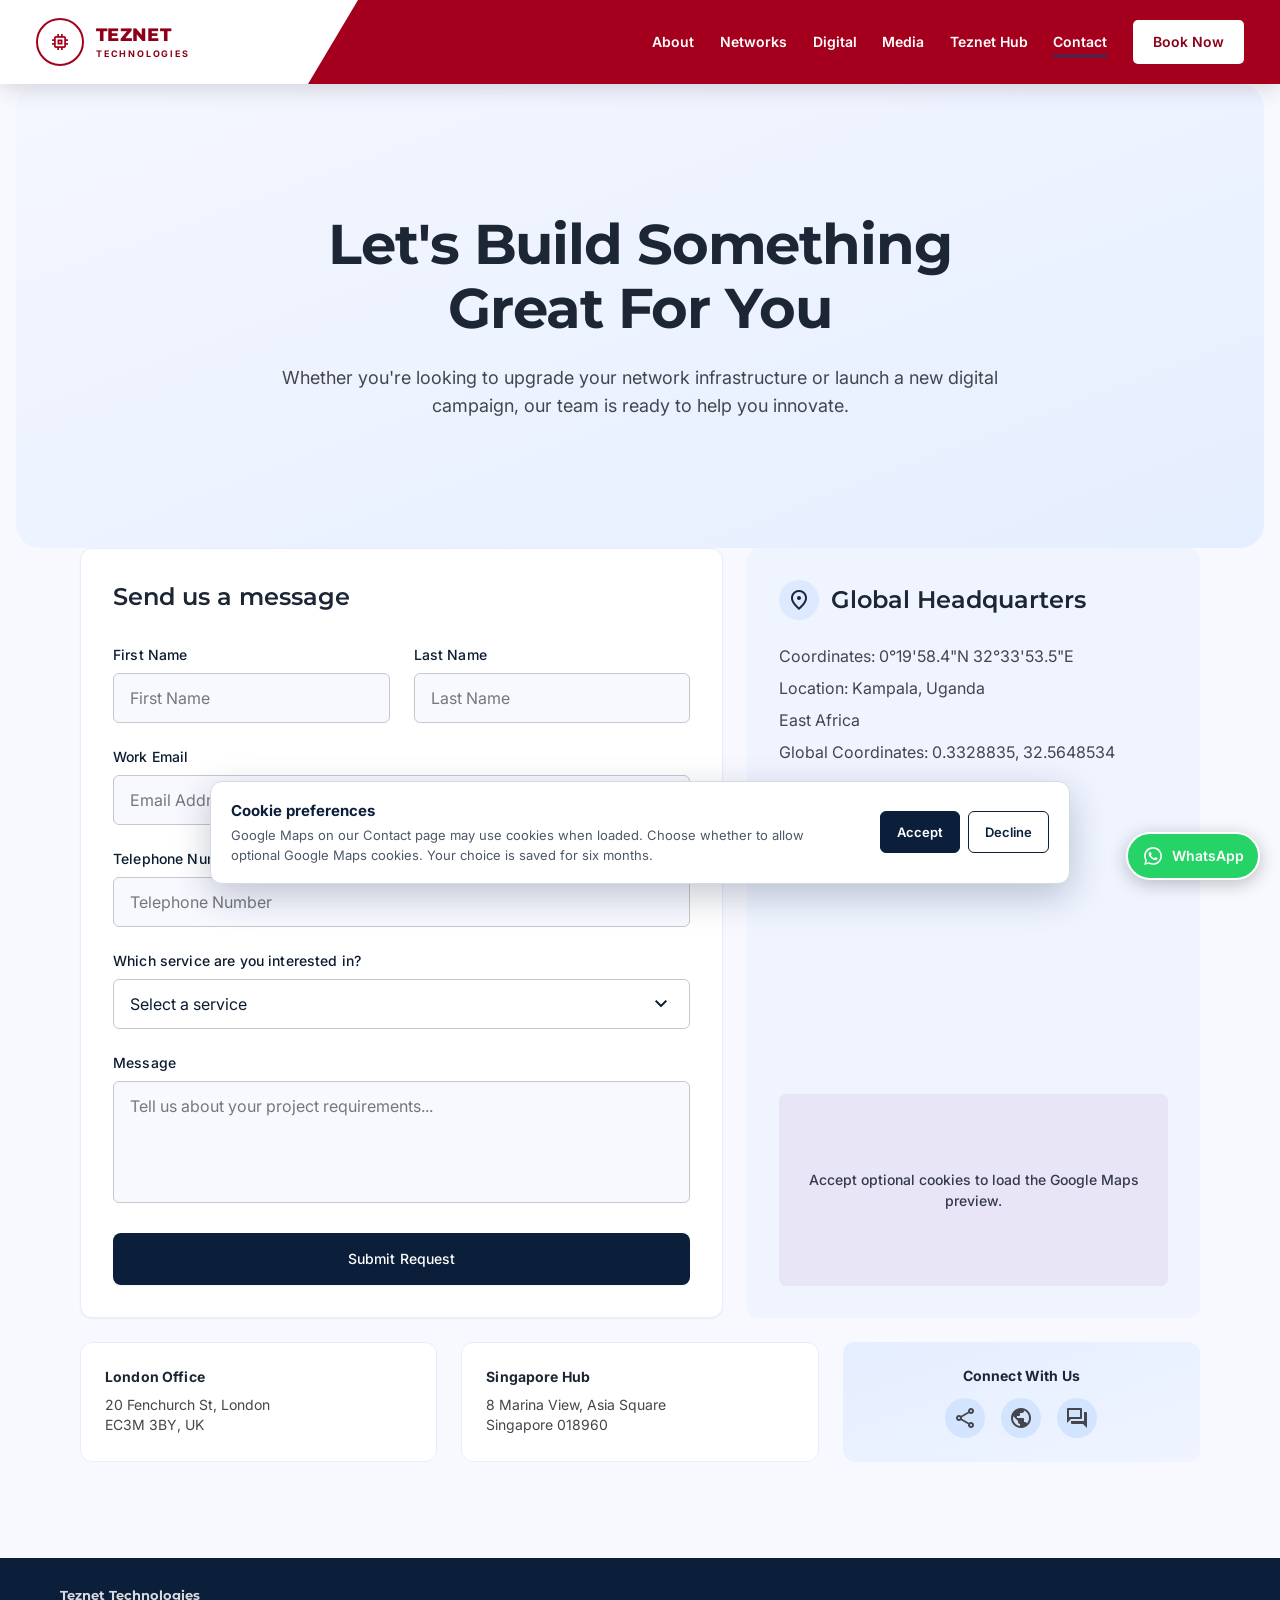
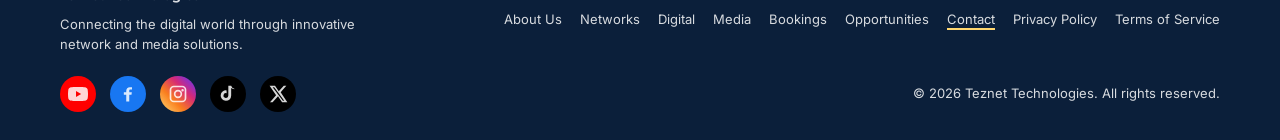
<file: contact.html>
<!DOCTYPE html>

<html class="light contact-page" lang="en"><head>
<meta charset="utf-8"/>
<meta content="width=device-width, initial-scale=1.0" name="viewport"/>
<link rel="icon" type="image/png" href="Favicon/Favicon.png?v=2"/>
<link rel="apple-touch-icon" href="Favicon/Favicon.png?v=2"/>
<title>Contact Teznet Technologies</title>
<link href="tailwind.css" rel="stylesheet"/>
<link href="tailwind-contact.css" rel="stylesheet"/>
<link href="https://fonts.googleapis.com/css2?family=Material+Symbols+Outlined:wght,FILL@100..700,0..1&amp;display=swap" rel="stylesheet"/>
<link href="https://fonts.googleapis.com/css2?family=Inter:wght@400;500;600&amp;family=Montserrat:wght@600;700&amp;display=swap" rel="stylesheet"/>
<link href="https://fonts.googleapis.com/css2?family=Material+Symbols+Outlined:wght,FILL@100..700,0..1&amp;display=swap" rel="stylesheet"/>

<link href="site-layout.css" rel="stylesheet"/>
</head>
<body class="contact-page bg-surface text-on-surface font-body-md min-h-screen flex flex-col relative pt-20">
<!-- TopNavBar -->
<header class="home-site-header">
<div class="home-site-header__inner">
<a class="home-site-header__brand" href="index.html" aria-label="Teznet Technologies home">
<span class="home-site-header__mark material-symbols-outlined" aria-hidden="true">memory</span>
<span class="home-site-header__name">TEZNET<small>TECHNOLOGIES</small></span>
</a>
<button id="mobile-menu-button" class="home-site-header__toggle" type="button" aria-expanded="false" aria-controls="mobile-menu" aria-label="Toggle navigation">
<span class="material-symbols-outlined text-[24px]">menu</span>
</button>
<nav class="home-site-header__nav" aria-label="Main navigation">
<a href="about.html">About</a>
<a href="networks.html">Networks</a>
<a href="Digital.html">Digital</a>
<a href="media.html">Media</a>
<a href="opportunities.html">Teznet Hub</a>
<a href="contact.html" aria-current="page">Contact</a>
<a href="booking.html">Book Now</a>
</nav>
</div>
<div id="mobile-menu" class="home-site-header__mobile hidden">
<a href="about.html">About</a>
<a href="networks.html">Networks</a>
<a href="Digital.html">Digital</a>
<a href="media.html">Media</a>
<a href="opportunities.html">Teznet Hub</a>
<a href="contact.html" aria-current="page">Contact</a>
<a href="booking.html">Book Now</a>
</div>
</header>
<main class="flex-grow">
<!-- Hero Section -->
<section class="w-full py-14 sm:py-20 md:py-32 px-margin-mobile sm:px-8 lg:px-margin-desktop max-w-[1248px] mx-auto relative overflow-hidden">
<div class="absolute inset-0 bg-gradient-to-br from-surface-container-low to-surface-container-highest opacity-50 -z-10 rounded-3xl"></div>
<div class="text-center max-w-3xl mx-auto">
<h1 class="font-display-lg text-3xl sm:text-4xl md:text-display-lg text-primary mb-6">Let's Build Something Great For You</h1>
<p class="font-body-lg text-body-lg text-on-surface-variant">Whether you're looking to upgrade your network infrastructure or launch a new digital campaign, our team is ready to help you innovate.</p>
</div>
</section>
<!-- Main Content Bento Grid -->
<section class="w-full px-margin-mobile sm:px-8 lg:px-margin-desktop max-w-[1248px] mx-auto pb-16 md:pb-24">
<div class="grid min-w-0 grid-cols-1 lg:grid-cols-12 gap-6">
<!-- Contact Form (Spans 7 cols) -->
<div class="min-w-0 lg:col-span-7 bg-surface-container-lowest rounded-xl border border-surface-container shadow-sm p-5 sm:p-6 lg:p-8 depth-card">
<h2 class="font-headline-md text-headline-md text-primary mb-8">Send us a message</h2>
<form action="contact-submit.php" class="space-y-6" method="POST">
<div class="grid grid-cols-1 md:grid-cols-2 gap-6">
<div>
<label class="block font-label-md text-label-md text-on-surface mb-2" for="first-name">First Name</label>
<input class="glass-input w-full bg-surface-bright rounded-md px-4 py-3 font-body-md text-body-md text-on-surface placeholder:text-outline" id="first-name" name="first-name" placeholder="First Name" type="text" maxlength="100" autocomplete="given-name" required/>
</div>
<div>
<label class="block font-label-md text-label-md text-on-surface mb-2" for="last-name">Last Name</label>
<input class="glass-input w-full bg-surface-bright rounded-md px-4 py-3 font-body-md text-body-md text-on-surface placeholder:text-outline" id="last-name" name="last-name" placeholder="Last Name" type="text" maxlength="100" autocomplete="family-name" required/>
</div>
</div>
<div>
<label class="block font-label-md text-label-md text-on-surface mb-2" for="email">Work Email</label>
<input class="glass-input w-full bg-surface-bright rounded-md px-4 py-3 font-body-md text-body-md text-on-surface placeholder:text-outline" id="email" name="email" placeholder="Email Address" type="email" maxlength="254" autocomplete="email" required/>
</div>
<div>
<label class="block font-label-md text-label-md text-on-surface mb-2" for="phone">Telephone Number</label>
<input class="glass-input w-full bg-surface-bright rounded-md px-4 py-3 font-body-md text-body-md text-on-surface placeholder:text-outline" id="phone" name="phone" placeholder="Telephone Number" type="tel" maxlength="40" autocomplete="tel"/>
</div>
<div>
<label class="block font-label-md text-label-md text-on-surface mb-2" for="service">Which service are you interested in?</label>
<select class="glass-input w-full bg-surface-bright rounded-md px-4 py-3 font-body-md text-body-md text-on-surface" id="service" name="service" required>
<option value="">Select a service</option>
<optgroup label="Teznet Networks">
<option value="network-design-installation">Network design &amp; installation</option>
<option value="fiber-connectivity">Fiber optic &amp; connectivity</option>
<option value="wireless-wifi">Wireless networks &amp; Wi-Fi</option>
<option value="network-security-operations">Network security &amp; managed operations</option>
<option value="monitoring-it-support">Network monitoring &amp; IT support</option>
</optgroup>
<optgroup label="Teznet Digital">
<option value="website-app-development">Website &amp; application development</option>
<option value="school-management-system">School management system</option>
<option value="mobile-ecommerce">Mobile apps &amp; e-commerce</option>
<option value="cloud-devops">Cloud &amp; DevOps</option>
<option value="digital-marketing-seo">Digital marketing &amp; SEO</option>
</optgroup>
<optgroup label="Teznet Media">
<option value="photography-video">Photography &amp; videography</option>
<option value="live-production-streaming">Live production &amp; streaming</option>
<option value="branding-design">Branding &amp; graphic design</option>
</optgroup>
<optgroup label="Teznet Hub">
<option value="technology-training">Technology training &amp; mentorship</option>
<option value="internships-career-development">Internships &amp; career development</option>
</optgroup>
<option value="general-enquiry">General enquiry / not sure</option>
</select>
</div>
<div>
<label class="block font-label-md text-label-md text-on-surface mb-2" for="message">Message</label>
<textarea class="glass-input w-full bg-surface-bright rounded-md px-4 py-3 font-body-md text-body-md text-on-surface placeholder:text-outline resize-none" id="message" name="message" placeholder="Tell us about your project requirements..." rows="4" maxlength="5000" required></textarea>
</div>
<button class="w-full bg-[#0B1F3A] text-white hover:bg-[#163e66] transition-all duration-200 px-6 py-4 rounded-lg font-label-md text-label-md shadow-sm hover:shadow-md" type="submit">
                            Submit Request
                        </button>
</form>
</div>
<!-- Info Sidebar (Spans 5 cols) -->
<div class="min-w-0 lg:col-span-5 space-y-6">
<!-- Global HQ Card -->
<div class="min-w-0 bg-surface-container-low rounded-xl p-5 sm:p-6 lg:p-8 depth-card h-full flex flex-col justify-between">
<div>
<div class="flex min-w-0 items-center gap-3 mb-6">
<div class="w-10 h-10 shrink-0 rounded-full bg-surface-container-high flex items-center justify-center text-primary">
<span class="material-symbols-outlined" data-icon="location_on">location_on</span>
</div>
<h3 class="min-w-0 break-words font-headline-md text-headline-md text-primary">Global Headquarters</h3>
</div>
<address class="break-words not-italic font-body-md text-body-md text-on-surface-variant space-y-2 mb-8">
<p>Coordinates: 0&deg;19'58.4"N 32&deg;33'53.5"E</p>
<p>Location: Kampala, Uganda</p>
<p>East Africa</p>
<p>Global Coordinates: 0.3328835, 32.5648534</p>
</address>
<div class="space-y-4">
<div class="flex min-w-0 flex-wrap items-center gap-3 text-on-surface-variant">
<span class="material-symbols-outlined shrink-0 text-outline" data-icon="call">call</span>
<span class="min-w-0 break-words font-body-md text-body-md">+256 (781) 856-006</span>
</div>
<div class="flex min-w-0 flex-wrap items-center gap-3 text-on-surface-variant">
<span class="material-symbols-outlined shrink-0 text-outline" data-icon="mail">mail</span>
<span class="min-w-0 break-all font-body-md text-body-md">fastnetworkug@gmail.com</span>
</div>
</div>
</div>
<!-- Map Visual -->
<div class="contact-map-frame mt-8 rounded-lg overflow-hidden h-48 relative bg-surface-container-highest">
<iframe allowfullscreen="" class="contact-map-iframe w-full h-full" data-consent-src="https://www.google.com/maps/embed?pb=!1m18!1m12!1m3!1d3951.2487826234556!2d32.5648534!3d0.3328835!2m3!1f0!2f0!3f0!3m2!1i1024!2i768!4f13.1!3m3!1m2!1s0x177e7c1f1f1f1f1f%3A0x1f1f1f1f1f1f1f1f!2sEquator%2C%20Uganda!5e0!3m2!1sen!2sug!4v1693456789012" loading="lazy" referrerpolicy="no-referrer-when-downgrade" title="Teznet Technologies Global Headquarters"></iframe>
<div class="contact-map-consent" aria-live="polite">Accept optional cookies to load the Google Maps preview.</div>
</div>
</div>
</div>
</div>
<!-- Regional Offices Row -->
<div class="grid min-w-0 grid-cols-1 sm:grid-cols-2 lg:grid-cols-3 gap-6 mt-6">
<div class="bg-surface-container-lowest border border-surface-container p-6 rounded-xl depth-card">
<h4 class="font-label-md text-label-md text-primary font-bold mb-2">London Office</h4>
<p class="font-body-md text-body-md text-on-surface-variant text-sm">20 Fenchurch St, London<br/>EC3M 3BY, UK</p>
</div>
<div class="bg-surface-container-lowest border border-surface-container p-6 rounded-xl depth-card">
<h4 class="font-label-md text-label-md text-primary font-bold mb-2">Singapore Hub</h4>
<p class="font-body-md text-body-md text-on-surface-variant text-sm">8 Marina View, Asia Square<br/>Singapore 018960</p>
</div>
<div class="bg-surface-container-lowest border border-surface-container p-6 rounded-xl depth-card flex flex-col justify-center items-center text-center bg-gradient-to-br from-surface-container to-surface-container-low border-none">
<h4 class="font-label-md text-label-md text-primary font-bold mb-3">Connect With Us</h4>
<div class="flex space-x-4">
<span class="w-10 h-10 rounded-full bg-surface-container-highest flex items-center justify-center text-on-surface-variant" aria-hidden="true">
<span class="material-symbols-outlined" data-icon="share">share</span>
</span>
<span class="w-10 h-10 rounded-full bg-surface-container-highest flex items-center justify-center text-on-surface-variant" aria-hidden="true">
<span class="material-symbols-outlined" data-icon="public">public</span>
</span>
<span class="w-10 h-10 rounded-full bg-surface-container-highest flex items-center justify-center text-on-surface-variant" aria-hidden="true">
<span class="material-symbols-outlined" data-icon="forum">forum</span>
</span>
</div>
</div>
</div>
</section>
</main>
<!-- Footer -->
  <!-- Footer -->
  <footer class="about-footer">
    <div class="about-footer__identity">
      <a class="about-footer__brand" href="index.html">Teznet Technologies</a>
    <p class="about-footer__description">Connecting the digital world through innovative network and media solutions.</p>
    </div>
    <nav class="about-footer__links" aria-label="Footer navigation">
      <a href="about.html">About Us</a>
      <a href="networks.html">Networks</a>
      <a href="Digital.html">Digital</a>
      <a href="media.html">Media</a>
      <a href="booking.html">Bookings</a>
      <a href="opportunities.html">Opportunities</a>
      <a href="contact.html" aria-current="page">Contact</a>
      <a href="terms.html#privacy-data">Privacy Policy</a>
      <a href="terms.html">Terms of Service</a>
    </nav>
    <div class="about-footer__extras"><a class="about-footer__social-link" href="https://www.youtube.com/@teznetmedia" target="_blank" rel="noopener noreferrer" aria-label="Teznet Media on YouTube" title="Teznet Media on YouTube"><svg viewBox="0 0 24 24" aria-hidden="true" focusable="false"><path d="M23.5 6.2a3 3 0 0 0-2.1-2.1C19.5 3.5 12 3.5 12 3.5s-7.5 0-9.4.6A3 3 0 0 0 .5 6.2 31 31 0 0 0 0 12a31 31 0 0 0 .5 5.8 3 3 0 0 0 2.1 2.1c1.9.6 9.4.6 9.4.6s7.5 0 9.4-.6a3 3 0 0 0 2.1-2.1A31 31 0 0 0 24 12a31 31 0 0 0-.5-5.8ZM9.6 15.6V8.4L15.8 12l-6.2 3.6Z"/></svg></a><span class="about-footer__social-link about-footer__social-link--placeholder about-footer__social-link--facebook" role="img" aria-label="Facebook (link coming soon)" title="Facebook (link coming soon)"><svg viewBox="0 0 24 24" aria-hidden="true" focusable="false"><path d="M13.5 21v-8h2.7l.4-3h-3.1V8.1c0-.9.3-1.5 1.6-1.5h1.7V3.9c-.3 0-1.4-.1-2.6-.1-2.6 0-4.3 1.6-4.3 4.5V10H7v3h2.9v8h3.6Z"/></svg></span>
<span class="about-footer__social-link about-footer__social-link--placeholder about-footer__social-link--instagram" role="img" aria-label="Instagram (link coming soon)" title="Instagram (link coming soon)"><svg viewBox="0 0 24 24" aria-hidden="true" focusable="false"><path fill-rule="evenodd" d="M7 2h10a5 5 0 0 1 5 5v10a5 5 0 0 1-5 5H7a5 5 0 0 1-5-5V7a5 5 0 0 1 5-5Zm0 2a3 3 0 0 0-3 3v10a3 3 0 0 0 3 3h10a3 3 0 0 0 3-3V7a3 3 0 0 0-3-3H7Zm5 3a5 5 0 1 1 0 10 5 5 0 0 1 0-10Zm0 2a3 3 0 1 0 0 6 3 3 0 0 0 0-6Zm5.5-3a1.5 1.5 0 1 1 0 3 1.5 1.5 0 0 1 0-3Z"/></svg></span>
<span class="about-footer__social-link about-footer__social-link--placeholder about-footer__social-link--tiktok" role="img" aria-label="TikTok (link coming soon)" title="TikTok (link coming soon)"><svg viewBox="0 0 24 24" aria-hidden="true" focusable="false"><path d="M19.6 6.2a5.8 5.8 0 0 1-3.8-1.4v9.1a6.3 6.3 0 1 1-5.5-6.2v3.4a2.9 2.9 0 1 0 2.1 2.8V2h3.4a5.8 5.8 0 0 0 3.8 3.8v.4Z"/></svg></span>
<span class="about-footer__social-link about-footer__social-link--placeholder about-footer__social-link--x" role="img" aria-label="X (link coming soon)" title="X (link coming soon)"><svg viewBox="0 0 24 24" aria-hidden="true" focusable="false"><path d="M18.9 2H22l-6.8 7.8L23.2 22h-6.3L12 14.6 5.5 22H2.4l7.3-8.4L1.9 2h6.5l4.5 6.8L18.9 2Zm-1.1 18h1.7L7.4 3.9H5.6L17.8 20Z"/></svg></span></div>
    <span>© 2026 Teznet Technologies. All rights reserved.</span>
  </footer>
<script>
document.addEventListener('DOMContentLoaded', function() {
        const menuButton = document.getElementById('mobile-menu-button');
        const mobileMenu = document.getElementById('mobile-menu');

        if (menuButton && mobileMenu) {
                menuButton.addEventListener('click', function() {
                        const isExpanded = menuButton.getAttribute('aria-expanded') === 'true';
                        menuButton.setAttribute('aria-expanded', String(!isExpanded));
                        mobileMenu.classList.toggle('hidden');
                });

                mobileMenu.querySelectorAll('a').forEach(function(link) {
                        link.addEventListener('click', function() {
                                menuButton.setAttribute('aria-expanded', 'false');
                                mobileMenu.classList.add('hidden');
                        });
                });
        }

        const serviceSelect = document.getElementById('service');
        const serviceLabel = document.querySelector('label[for="service"]');

        if (serviceSelect && serviceLabel) {
                const picker = document.createElement('div');
                picker.className = 'service-picker';

                const trigger = document.createElement('button');
                trigger.type = 'button';
                trigger.id = 'service-trigger';
                trigger.className = 'service-picker__trigger glass-input rounded-md px-4 py-3 font-body-md text-body-md text-on-surface';
                trigger.setAttribute('role', 'combobox');
                trigger.setAttribute('aria-haspopup', 'listbox');
                trigger.setAttribute('aria-expanded', 'false');
                trigger.setAttribute('aria-controls', 'service-options');
                trigger.setAttribute('aria-labelledby', 'service-label service-trigger-value');

                const triggerValue = document.createElement('span');
                triggerValue.id = 'service-trigger-value';
                triggerValue.className = 'service-picker__value';
                const arrow = document.createElement('span');
                arrow.className = 'material-symbols-outlined';
                arrow.setAttribute('aria-hidden', 'true');
                arrow.textContent = 'expand_more';
                trigger.append(triggerValue, arrow);

                const optionsMenu = document.createElement('div');
                optionsMenu.id = 'service-options';
                optionsMenu.className = 'service-picker__menu';
                optionsMenu.setAttribute('role', 'listbox');
                optionsMenu.setAttribute('aria-labelledby', 'service-label');
                optionsMenu.hidden = true;

                const placeholder = serviceSelect.querySelector('option[value=""]');
                triggerValue.textContent = placeholder ? placeholder.textContent.trim() : 'Select a service';
                serviceLabel.id = 'service-label';
                serviceLabel.htmlFor = trigger.id;

                let optionIndex = 0;
                function addServiceOption(option, parent) {
                        if (!option.value) return;
                        const item = document.createElement('button');
                        item.type = 'button';
                        item.className = 'service-picker__option';
                        item.id = 'service-option-' + optionIndex++;
                        item.setAttribute('role', 'option');
                        item.dataset.value = option.value;
                        item.textContent = option.textContent.trim();
                        item.setAttribute('aria-selected', String(option.value === serviceSelect.value));
                        parent.appendChild(item);
                }

                Array.from(serviceSelect.children).forEach(function(child) {
                        if (child.tagName === 'OPTGROUP') {
                                const group = document.createElement('div');
                                group.setAttribute('role', 'group');
                                group.setAttribute('aria-label', child.label);
                                const heading = document.createElement('div');
                                heading.className = 'service-picker__group-label';
                                heading.setAttribute('role', 'presentation');
                                heading.textContent = child.label;
                                group.appendChild(heading);
                                Array.from(child.children).forEach(function(option) {
                                        addServiceOption(option, group);
                                });
                                optionsMenu.appendChild(group);
                        } else if (child.tagName === 'OPTION') {
                                addServiceOption(child, optionsMenu);
                        }
                });

                picker.append(trigger, optionsMenu);
                serviceSelect.after(picker);
                serviceSelect.classList.add('service-picker__native');

                function closeMenu() {
                        optionsMenu.hidden = true;
                        trigger.setAttribute('aria-expanded', 'false');
                }

                function openMenu(focusLast) {
                        optionsMenu.hidden = false;
                        trigger.setAttribute('aria-expanded', 'true');
                        const items = optionsMenu.querySelectorAll('[role="option"]');
                        const selectedItem = optionsMenu.querySelector('[aria-selected="true"]');
                        const itemToFocus = selectedItem || (focusLast ? items[items.length - 1] : items[0]);
                        if (itemToFocus) itemToFocus.focus();
                }

                function syncSelection() {
                        const selectedOption = serviceSelect.options[serviceSelect.selectedIndex];
                        triggerValue.textContent = selectedOption ? selectedOption.textContent.trim() : 'Select a service';
                        optionsMenu.querySelectorAll('[role="option"]').forEach(function(item) {
                                item.setAttribute('aria-selected', String(item.dataset.value === serviceSelect.value));
                        });
                        serviceSelect.dispatchEvent(new Event('change', { bubbles: true }));
                        closeMenu();
                        trigger.focus();
                }

                optionsMenu.addEventListener('click', function(event) {
                        const item = event.target.closest('[role="option"]');
                        if (!item) return;
                        serviceSelect.value = item.dataset.value;
                        syncSelection();
                });

                trigger.addEventListener('click', function() {
                        if (optionsMenu.hidden) openMenu(false);
                        else closeMenu();
                });
                trigger.addEventListener('keydown', function(event) {
                        if (event.key === 'ArrowDown' || event.key === 'ArrowUp') {
                                event.preventDefault();
                                openMenu(event.key === 'ArrowUp');
                        }
                });
                optionsMenu.addEventListener('keydown', function(event) {
                        const items = Array.from(optionsMenu.querySelectorAll('[role="option"]'));
                        const currentIndex = items.indexOf(document.activeElement);
                        let nextIndex;

                        if (event.key === 'Escape') {
                                event.preventDefault();
                                closeMenu();
                                trigger.focus();
                        } else if (event.key === 'ArrowDown' || event.key === 'ArrowUp') {
                                event.preventDefault();
                                const direction = event.key === 'ArrowDown' ? 1 : -1;
                                nextIndex = (currentIndex + direction + items.length) % items.length;
                                if (items[nextIndex]) items[nextIndex].focus();
                        } else if (event.key === 'Home' || event.key === 'End') {
                                event.preventDefault();
                                nextIndex = event.key === 'Home' ? 0 : items.length - 1;
                                if (items[nextIndex]) items[nextIndex].focus();
                        }
                });
                document.addEventListener('click', function(event) {
                        if (!picker.contains(event.target)) closeMenu();
                });
                serviceSelect.addEventListener('invalid', function(event) {
                        event.preventDefault();
                        openMenu(false);
                });
        }
});
</script>
  <script src="site-layout.js" defer></script>
</body></html>
</file>
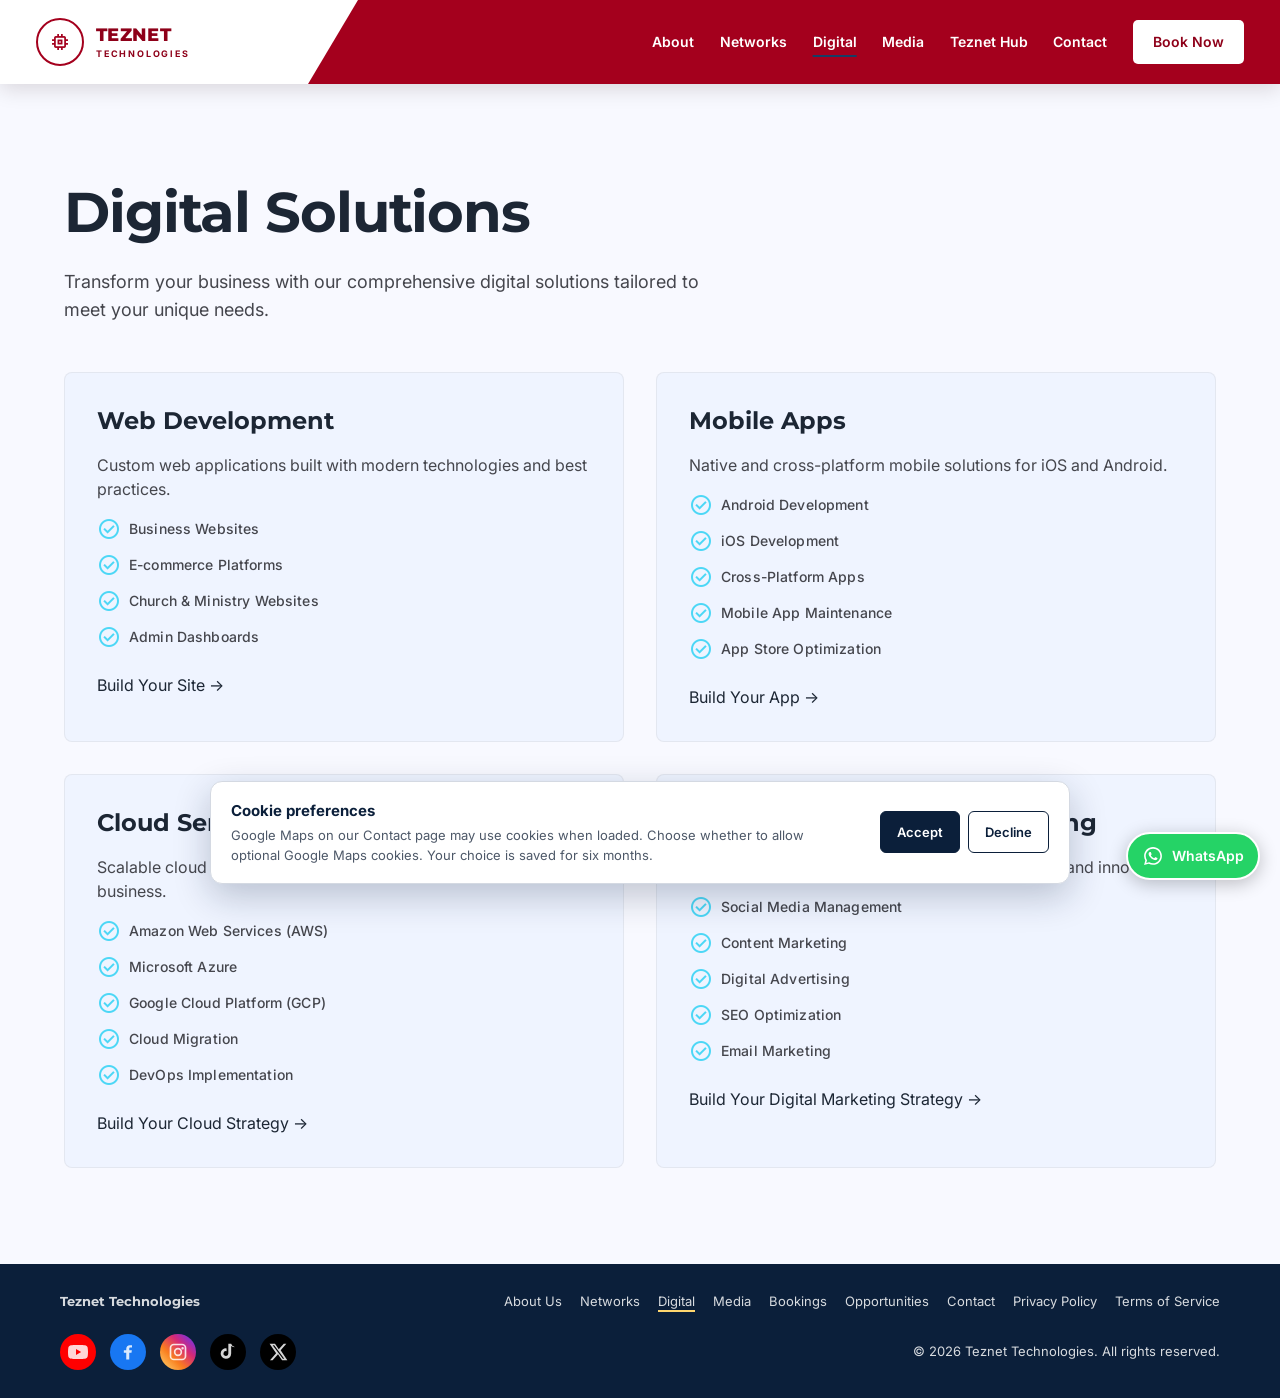
<file: Digital.html>
<!DOCTYPE html>

<html class="light" lang="en"><head>
<meta charset="utf-8"/>
<meta content="width=device-width, initial-scale=1.0" name="viewport"/>
<link rel="icon" type="image/png" href="Favicon/Favicon.png?v=2"/>
<link rel="apple-touch-icon" href="Favicon/Favicon.png?v=2"/>
<title>Digital Solutions | Teznet Technologies</title>
<link href="tailwind.css" rel="stylesheet"/>
<link href="tailwind-digital.css" rel="stylesheet"/>
<link href="https://fonts.googleapis.com/css2?family=Material+Symbols+Outlined:wght,FILL@100..700,0..1&amp;display=swap" rel="stylesheet"/>
<link href="https://fonts.googleapis.com/css2?family=Inter:wght@400;500;600&amp;family=Montserrat:wght@600;700&amp;display=swap" rel="stylesheet"/>
<link href="https://fonts.googleapis.com/css2?family=Material+Symbols+Outlined:wght,FILL@100..700,0..1&amp;display=swap" rel="stylesheet"/>

<link href="site-layout.css" rel="stylesheet"/>
</head>
<body class="bg-surface text-on-surface font-body-md min-h-screen flex flex-col relative pt-20">
<header class="home-site-header">
<div class="home-site-header__inner">
<a class="home-site-header__brand" href="index.html" aria-label="Teznet Technologies home">
<span class="home-site-header__mark material-symbols-outlined" aria-hidden="true">memory</span>
<span class="home-site-header__name">TEZNET<small>TECHNOLOGIES</small></span>
</a>
<button id="mobile-menu-button" class="home-site-header__toggle" type="button" aria-expanded="false" aria-controls="mobile-menu" aria-label="Toggle navigation">
<span class="material-symbols-outlined text-[24px]">menu</span>
</button>
<nav class="home-site-header__nav" aria-label="Main navigation">
<a href="about.html">About</a>
<a href="networks.html">Networks</a>
<a href="Digital.html" aria-current="page">Digital</a>
<a href="media.html">Media</a>
<a href="opportunities.html">Teznet Hub</a>
<a href="contact.html">Contact</a>
<a href="booking.html">Book Now</a>
</nav>
</div>
<div id="mobile-menu" class="home-site-header__mobile hidden">
<a href="about.html">About</a>
<a href="networks.html">Networks</a>
<a href="Digital.html" aria-current="page">Digital</a>
<a href="media.html">Media</a>
<a href="opportunities.html">Teznet Hub</a>
<a href="contact.html">Contact</a>
<a href="booking.html">Book Now</a>
</div>
</header>

<main class="flex-grow">
<section class="py-24 px-margin-mobile md:px-margin-desktop">
<div class="max-w-container-max mx-auto">
<h1 class="text-display-lg font-display-lg font-bold text-primary mb-6">Digital Solutions</h1>
<p class="text-body-lg text-on-surface-variant mb-12 max-w-2xl">Transform your business with our comprehensive digital solutions tailored to meet your unique needs.</p>
<div class="grid grid-cols-1 md:grid-cols-2 gap-8">
<div class="p-8 bg-surface-container-low rounded-lg border border-outline-variant/30">
<h3 class="text-headline-md font-headline-md font-bold text-primary mb-4">Web Development</h3>
<p class="text-body-md text-on-surface-variant mb-4">Custom web applications built with modern technologies and best practices.</p>
<ul class="flex flex-col gap-3 font-label-md text-label-md text-on-surface-variant">
<li class="flex items-center gap-2"><span class="material-symbols-outlined text-tertiary-fixed-dim text-sm">check_circle</span> Business Websites</li>
<li class="flex items-center gap-2"><span class="material-symbols-outlined text-tertiary-fixed-dim text-sm">check_circle</span> E-commerce Platforms</li>
<li class="flex items-center gap-2"><span class="material-symbols-outlined text-tertiary-fixed-dim text-sm">check_circle</span> Church &amp; Ministry Websites</li>
<li class="flex items-center gap-2"><span class="material-symbols-outlined text-tertiary-fixed-dim text-sm">check_circle</span> Admin Dashboards</li>
</ul> <br>
<a href="contact.html" class="inline-block text-secondary font-label-md hover:text-primary transition-colors">Build Your Site &rarr;</a>
</div>
<div class="p-8 bg-surface-container-low rounded-lg border border-outline-variant/30">
<h3 class="text-headline-md font-headline-md font-bold text-primary mb-4">Mobile Apps</h3>
<p class="text-body-md text-on-surface-variant mb-4">Native and cross-platform mobile solutions for iOS and Android.</p>
<ul class="flex flex-col gap-3 font-label-md text-label-md text-on-surface-variant">
<li class="flex items-center gap-2"><span class="material-symbols-outlined text-tertiary-fixed-dim text-sm">check_circle</span> Android Development</li>
<li class="flex items-center gap-2"><span class="material-symbols-outlined text-tertiary-fixed-dim text-sm">check_circle</span> iOS Development</li>
<li class="flex items-center gap-2"><span class="material-symbols-outlined text-tertiary-fixed-dim text-sm">check_circle</span> Cross-Platform Apps</li>
<li class="flex items-center gap-2"><span class="material-symbols-outlined text-tertiary-fixed-dim text-sm">check_circle</span> Mobile App Maintenance</li>
<li class="flex items-center gap-2"><span class="material-symbols-outlined text-tertiary-fixed-dim text-sm">check_circle</span> App Store Optimization</li>
</ul> <br>
<a href="contact.html" class="inline-block text-secondary font-label-md hover:text-primary transition-colors">Build Your App &rarr;</a>
</div>
<div class="p-8 bg-surface-container-low rounded-lg border border-outline-variant/30">
<h3 class="text-headline-md font-headline-md font-bold text-primary mb-4">Cloud Services</h3>
<p class="text-body-md text-on-surface-variant mb-4">Scalable cloud infrastructure and migration services for your business.</p>
<ul class="flex flex-col gap-3 font-label-md text-label-md text-on-surface-variant">
<li class="flex items-center gap-2"><span class="material-symbols-outlined text-tertiary-fixed-dim text-sm">check_circle</span> Amazon Web Services (AWS)</li>
<li class="flex items-center gap-2"><span class="material-symbols-outlined text-tertiary-fixed-dim text-sm">check_circle</span> Microsoft Azure</li>
<li class="flex items-center gap-2"><span class="material-symbols-outlined text-tertiary-fixed-dim text-sm">check_circle</span> Google Cloud Platform (GCP)</li>
<li class="flex items-center gap-2"><span class="material-symbols-outlined text-tertiary-fixed-dim text-sm">check_circle</span> Cloud Migration</li>
<li class="flex items-center gap-2"><span class="material-symbols-outlined text-tertiary-fixed-dim text-sm">check_circle</span> DevOps Implementation</li>
</ul> <br>
<a href="contact.html" class="inline-block text-secondary font-label-md hover:text-primary transition-colors">Build Your Cloud Strategy &rarr;</a>
</div>
<div class="p-8 bg-surface-container-low rounded-lg border border-outline-variant/30">
<h3 class="text-headline-md font-headline-md font-bold text-primary mb-4">Social Media & Digital Marketing</h3>
<p class="text-body-md text-on-surface-variant mb-4">Strategic consulting to drive digital transformation and innovation.</p>
<ul class="flex flex-col gap-3 font-label-md text-label-md text-on-surface-variant">
<li class="flex items-center gap-2"><span class="material-symbols-outlined text-tertiary-fixed-dim text-sm">check_circle</span> Social Media Management</li>
<li class="flex items-center gap-2"><span class="material-symbols-outlined text-tertiary-fixed-dim text-sm">check_circle</span> Content Marketing</li>
<li class="flex items-center gap-2"><span class="material-symbols-outlined text-tertiary-fixed-dim text-sm">check_circle</span> Digital Advertising</li>
<li class="flex items-center gap-2"><span class="material-symbols-outlined text-tertiary-fixed-dim text-sm">check_circle</span> SEO Optimization</li>
<li class="flex items-center gap-2"><span class="material-symbols-outlined text-tertiary-fixed-dim text-sm">check_circle</span> Email Marketing</li>
</ul> <br>
<a href="contact.html" class="inline-block text-secondary font-label-md hover:text-primary transition-colors">Build Your Digital Marketing Strategy &rarr;</a>
</div>
</div>
</div>
</section>
</main>

    <footer class="about-footer">
    <div class="about-footer__identity">
      <a class="about-footer__brand" href="index.html">Teznet Technologies</a>
    </div>
    <nav class="about-footer__links" aria-label="Footer navigation">
      <a href="about.html">About Us</a>
      <a href="networks.html">Networks</a>
      <a href="Digital.html" aria-current="page">Digital</a>
      <a href="media.html">Media</a>
      <a href="booking.html">Bookings</a>
      <a href="opportunities.html">Opportunities</a>
      <a href="contact.html">Contact</a>
      <a href="terms.html#privacy-data">Privacy Policy</a>
      <a href="terms.html">Terms of Service</a>
    </nav>
    <div class="about-footer__extras"><a class="about-footer__social-link" href="https://www.youtube.com/@teznetmedia" target="_blank" rel="noopener noreferrer" aria-label="Teznet Media on YouTube" title="Teznet Media on YouTube"><svg viewBox="0 0 24 24" aria-hidden="true" focusable="false"><path d="M23.5 6.2a3 3 0 0 0-2.1-2.1C19.5 3.5 12 3.5 12 3.5s-7.5 0-9.4.6A3 3 0 0 0 .5 6.2 31 31 0 0 0 0 12a31 31 0 0 0 .5 5.8 3 3 0 0 0 2.1 2.1c1.9.6 9.4.6 9.4.6s7.5 0 9.4-.6a3 3 0 0 0 2.1-2.1A31 31 0 0 0 24 12a31 31 0 0 0-.5-5.8ZM9.6 15.6V8.4L15.8 12l-6.2 3.6Z"/></svg></a><span class="about-footer__social-link about-footer__social-link--placeholder about-footer__social-link--facebook" role="img" aria-label="Facebook (link coming soon)" title="Facebook (link coming soon)"><svg viewBox="0 0 24 24" aria-hidden="true" focusable="false"><path d="M13.5 21v-8h2.7l.4-3h-3.1V8.1c0-.9.3-1.5 1.6-1.5h1.7V3.9c-.3 0-1.4-.1-2.6-.1-2.6 0-4.3 1.6-4.3 4.5V10H7v3h2.9v8h3.6Z"/></svg></span>
<span class="about-footer__social-link about-footer__social-link--placeholder about-footer__social-link--instagram" role="img" aria-label="Instagram (link coming soon)" title="Instagram (link coming soon)"><svg viewBox="0 0 24 24" aria-hidden="true" focusable="false"><path fill-rule="evenodd" d="M7 2h10a5 5 0 0 1 5 5v10a5 5 0 0 1-5 5H7a5 5 0 0 1-5-5V7a5 5 0 0 1 5-5Zm0 2a3 3 0 0 0-3 3v10a3 3 0 0 0 3 3h10a3 3 0 0 0 3-3V7a3 3 0 0 0-3-3H7Zm5 3a5 5 0 1 1 0 10 5 5 0 0 1 0-10Zm0 2a3 3 0 1 0 0 6 3 3 0 0 0 0-6Zm5.5-3a1.5 1.5 0 1 1 0 3 1.5 1.5 0 0 1 0-3Z"/></svg></span>
<span class="about-footer__social-link about-footer__social-link--placeholder about-footer__social-link--tiktok" role="img" aria-label="TikTok (link coming soon)" title="TikTok (link coming soon)"><svg viewBox="0 0 24 24" aria-hidden="true" focusable="false"><path d="M19.6 6.2a5.8 5.8 0 0 1-3.8-1.4v9.1a6.3 6.3 0 1 1-5.5-6.2v3.4a2.9 2.9 0 1 0 2.1 2.8V2h3.4a5.8 5.8 0 0 0 3.8 3.8v.4Z"/></svg></span>
<span class="about-footer__social-link about-footer__social-link--placeholder about-footer__social-link--x" role="img" aria-label="X (link coming soon)" title="X (link coming soon)"><svg viewBox="0 0 24 24" aria-hidden="true" focusable="false"><path d="M18.9 2H22l-6.8 7.8L23.2 22h-6.3L12 14.6 5.5 22H2.4l7.3-8.4L1.9 2h6.5l4.5 6.8L18.9 2Zm-1.1 18h1.7L7.4 3.9H5.6L17.8 20Z"/></svg></span></div>
    <span>© 2026 Teznet Technologies. All rights reserved.</span>
  </footer>
<script>
document.addEventListener('DOMContentLoaded', function() {
    const menuButton = document.getElementById('mobile-menu-button');
    const mobileMenu = document.getElementById('mobile-menu');

    if (menuButton && mobileMenu) {
        menuButton.addEventListener('click', function() {
            const isExpanded = menuButton.getAttribute('aria-expanded') === 'true';
            menuButton.setAttribute('aria-expanded', String(!isExpanded));
            mobileMenu.classList.toggle('hidden');
        });

        mobileMenu.querySelectorAll('a').forEach(function(link) {
            link.addEventListener('click', function() {
                menuButton.setAttribute('aria-expanded', 'false');
                mobileMenu.classList.add('hidden');
            });
        });
    }
});
</script>
  <script src="site-layout.js" defer></script>
</body>
</html>
</file>
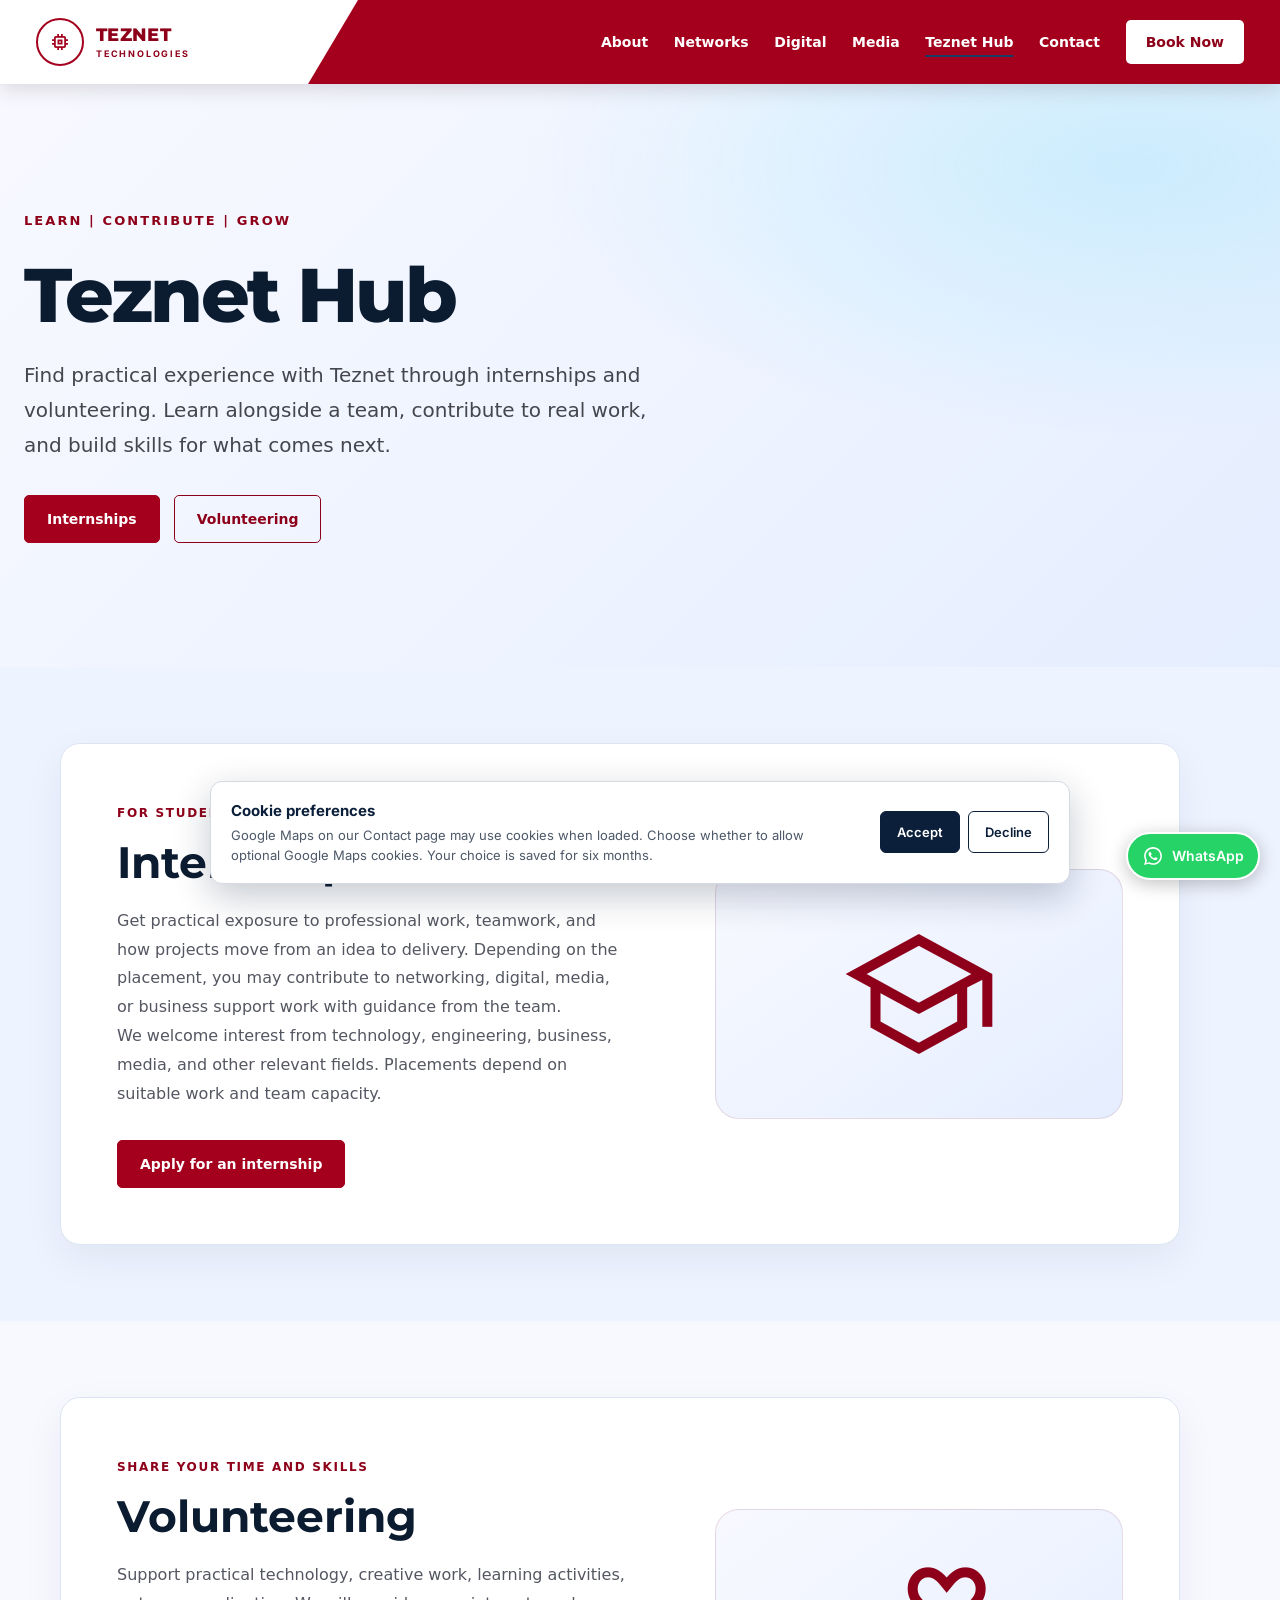
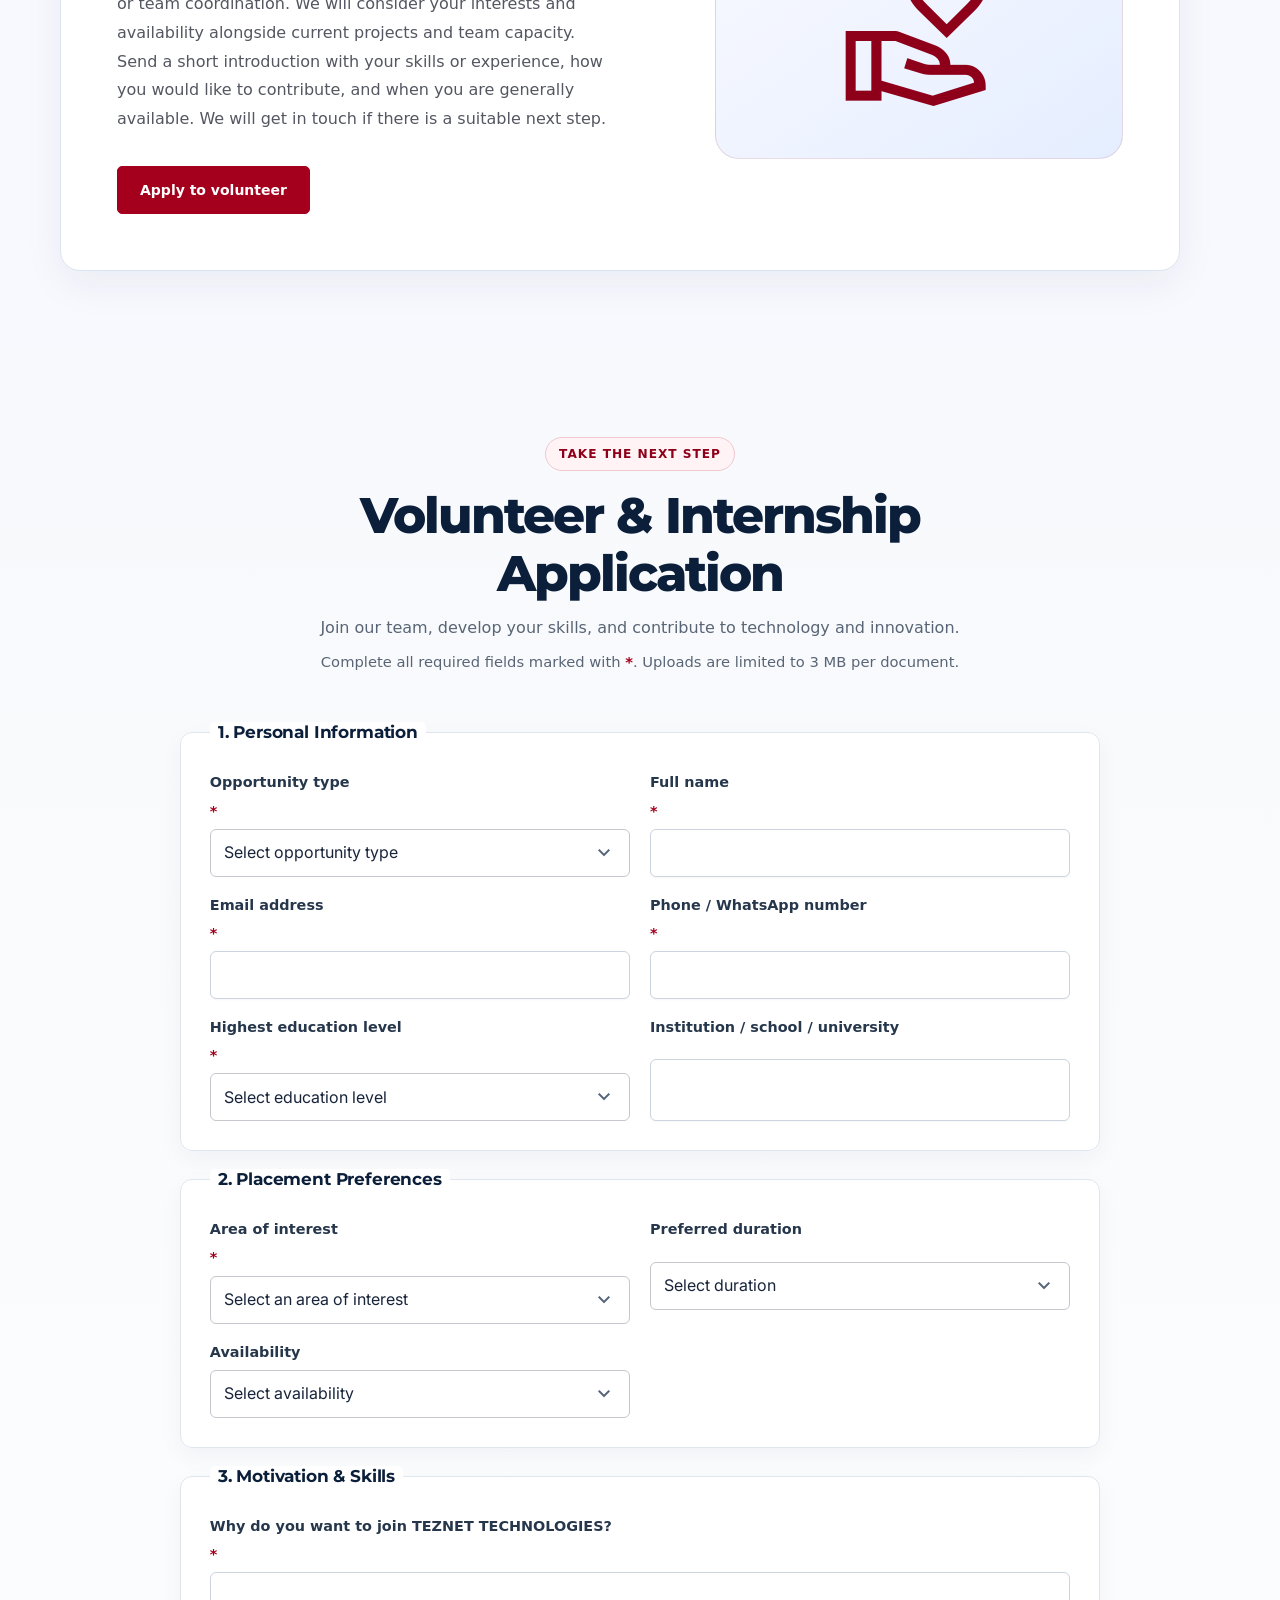
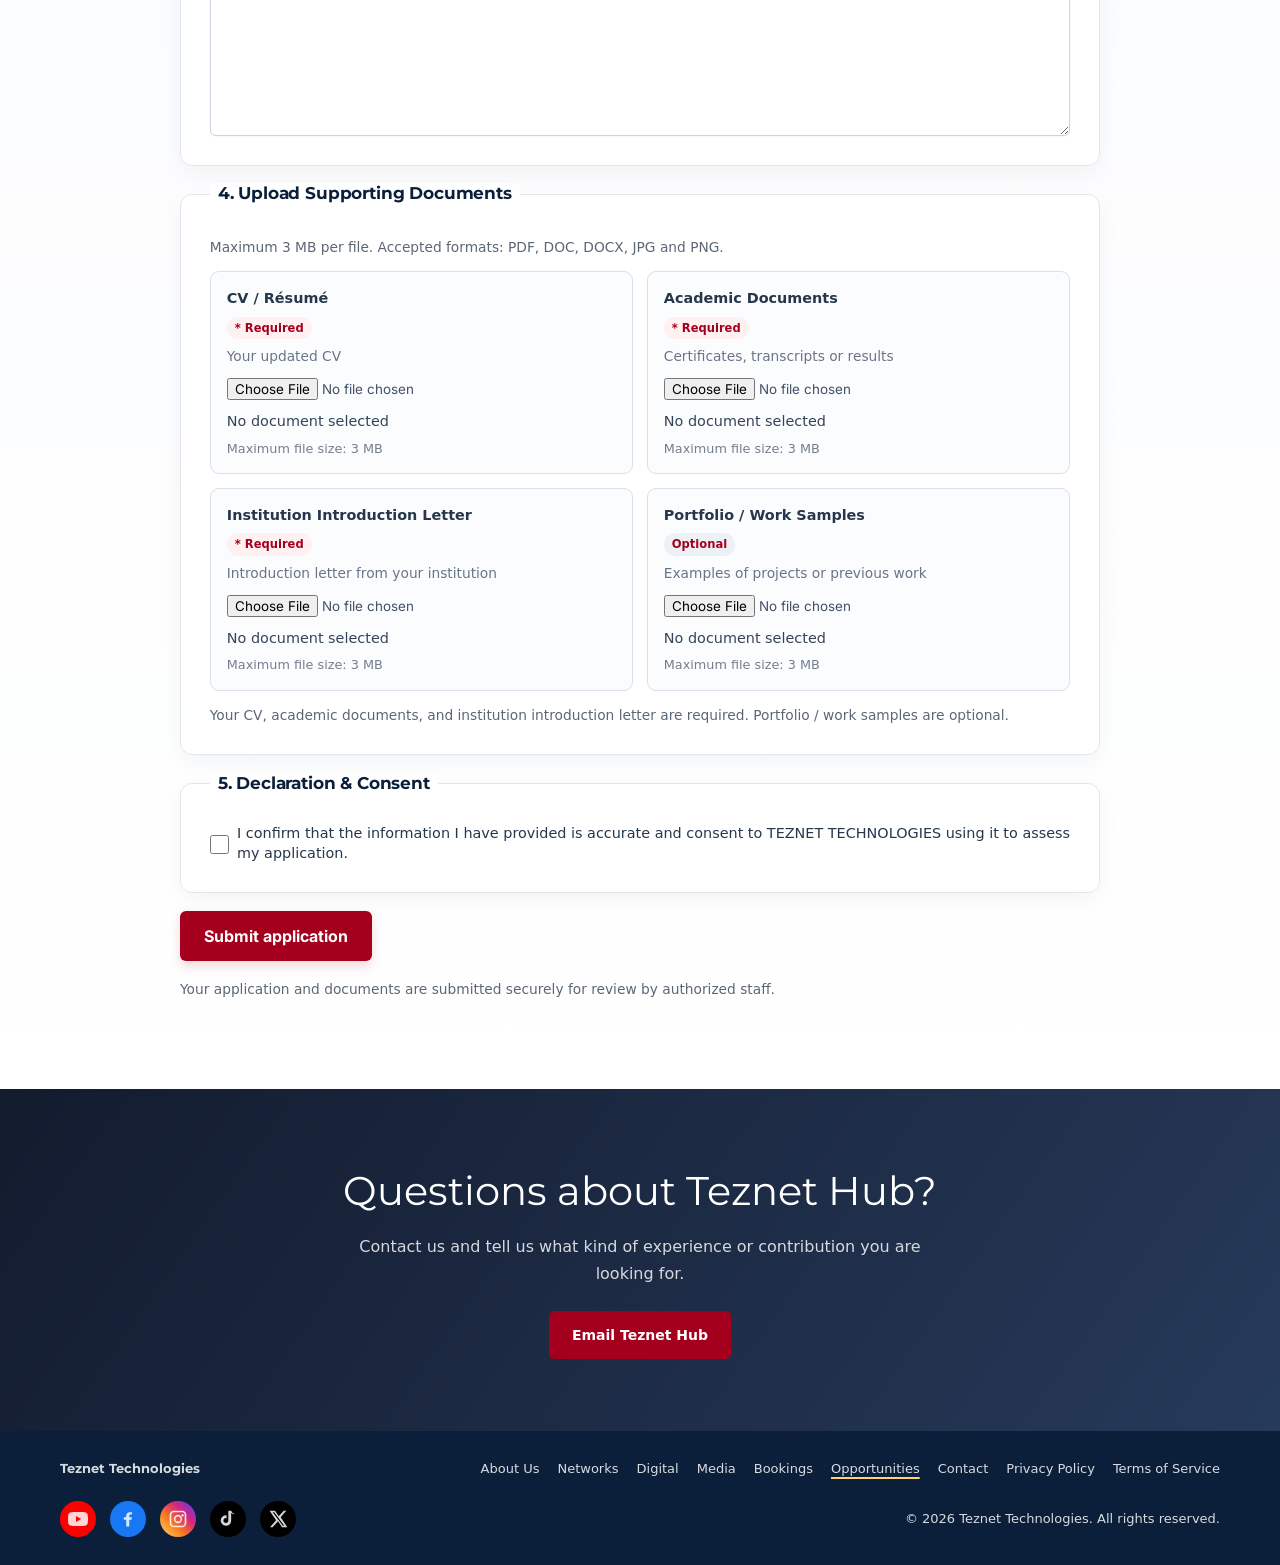
<file: opportunities.html>
<!doctype html>
<html lang="en">
<head>
  <meta charset="utf-8"/>
  <meta name="viewport" content="width=device-width, initial-scale=1.0"/>
  <meta name="description" content="Explore internships and volunteering with Teznet Technologies through Teznet Hub."/>
  <title>Teznet Hub | Internships &amp; Volunteering</title>
  <link rel="icon" type="image/png" href="Favicon/Favicon.png?v=2"/>
  <link href="https://fonts.googleapis.com/css2?family=Montserrat:wght@400;600;700;800&amp;family=Inter:wght@400;500;600;700&amp;display=swap" rel="stylesheet"/>
  <link href="https://fonts.googleapis.com/css2?family=Material+Symbols+Outlined:wght,FILL@100..700,0..1&amp;display=swap" rel="stylesheet"/>
  <link href="tailwind.css" rel="stylesheet"/>
  <link href="site-layout.css" rel="stylesheet"/>
</head>
<body class="opportunities-page bg-white font-body-md antialiased overflow-x-hidden">
  <header class="home-site-header">
    <div class="home-site-header__inner">
      <a class="home-site-header__brand" href="index.html" aria-label="Teznet Technologies home"><span class="home-site-header__mark material-symbols-outlined" aria-hidden="true">memory</span><span class="home-site-header__name">TEZNET<small>TECHNOLOGIES</small></span></a>
      <button id="mobile-menu-button" class="home-site-header__toggle" type="button" aria-expanded="false" aria-controls="mobile-menu" aria-label="Toggle navigation"><span class="material-symbols-outlined text-[24px]">menu</span></button>
      <nav class="home-site-header__nav" aria-label="Main navigation">
        <a href="about.html">About</a><a href="networks.html">Networks</a><a href="Digital.html">Digital</a><a href="media.html">Media</a><a href="opportunities.html" aria-current="page">Teznet Hub</a><a href="contact.html">Contact</a><a href="booking.html">Book Now</a>
      </nav>
    </div>
    <div id="mobile-menu" class="home-site-header__mobile hidden"><a href="about.html">About</a><a href="networks.html">Networks</a><a href="Digital.html">Digital</a><a href="media.html">Media</a><a href="opportunities.html" aria-current="page">Teznet Hub</a><a href="contact.html">Contact</a><a href="booking.html">Book Now</a></div>
  </header>

  <main class="about-page hub-page">
    <section class="about-hero">
      <div class="about-hero__content">
        <span class="about-hero__eyebrow">Learn | Contribute | Grow</span>
        <h1>Teznet Hub</h1>
        <p>Find practical experience with Teznet through internships and volunteering. Learn alongside a team, contribute to real work, and build skills for what comes next.</p>
        <div class="about-hero__actions"><a class="about-button" href="#internships">Internships</a><a class="about-button about-button--outline" href="#volunteering">Volunteering</a></div>
      </div>
    </section>

    <section class="about-section about-section--soft" id="internships">
      <div class="about-story">
        <div>
          <span class="about-section__eyebrow">For students and recent graduates</span>
          <h2>Internships</h2>
          <p>Get practical exposure to professional work, teamwork, and how projects move from an idea to delivery. Depending on the placement, you may contribute to networking, digital, media, or business support work with guidance from the team.</p>
          <p>We welcome interest from technology, engineering, business, media, and other relevant fields. Placements depend on suitable work and team capacity.</p>
          <div class="about-hero__actions"><a class="about-button" href="#application">Apply for an internship</a></div>
        </div>
        <div class="about-story__mark" aria-hidden="true"><span class="material-symbols-outlined">school</span></div>
      </div>
    </section>

    <section class="about-section" id="volunteering">
      <div class="about-story">
        <div>
          <span class="about-section__eyebrow">Share your time and skills</span>
          <h2>Volunteering</h2>
          <p>Support practical technology, creative work, learning activities, or team coordination. We will consider your interests and availability alongside current projects and team capacity.</p>
          <p>Send a short introduction with your skills or experience, how you would like to contribute, and when you are generally available. We will get in touch if there is a suitable next step.</p>
          <div class="about-hero__actions"><a class="about-button" href="#application">Apply to volunteer</a></div>
        </div>
        <div class="about-story__mark" aria-hidden="true"><span class="material-symbols-outlined">volunteer_activism</span></div>
      </div>
    </section>

    <section class="hub-application" id="application" aria-labelledby="application-title">
      <div class="hub-application__intro">
        <span class="about-section__eyebrow">Take the next step</span>
        <h2 id="application-title">Volunteer &amp; Internship Application</h2>
        <p>Join our team, develop your skills, and contribute to technology and innovation.</p>
        <p>Complete all required fields marked with <span aria-hidden="true">*</span>. Uploads are limited to 3 MB per document.</p>
      </div>
      <form class="hub-form" action="volunteer-application-submit.php" method="post" enctype="multipart/form-data" data-application-form>
        <fieldset class="hub-form__group">
          <legend>1. Personal Information</legend>
          <div class="hub-form__grid">
            <label>Opportunity type <span>*</span><select name="opportunity_type" required><option value="">Select opportunity type</option><option value="internship">Internship</option><option value="volunteering">Volunteering</option></select></label>
            <label>Full name <span>*</span><input name="full_name" type="text" maxlength="150" autocomplete="name" required></label>
            <label>Email address <span>*</span><input name="email" type="email" maxlength="254" autocomplete="email" required></label>
            <label>Phone / WhatsApp number <span>*</span><input name="phone" type="tel" maxlength="40" autocomplete="tel" required></label>
            <label>Highest education level <span>*</span><select name="education_level" required><option value="">Select education level</option><option>Secondary</option><option>Certificate</option><option>Diploma</option><option>Bachelor's degree</option><option>Postgraduate</option><option>Other</option></select></label>
            <label>Institution / school / university<input name="institution" type="text" maxlength="180" autocomplete="organization"></label>
          </div>
        </fieldset>
        <fieldset class="hub-form__group">
          <legend>2. Placement Preferences</legend>
          <div class="hub-form__grid">
            <label>Area of interest <span>*</span><select name="department" required><option value="">Select an area of interest</option><optgroup label="Teznet Networks"><option value="network-design-installation">Network design &amp; installation</option><option value="fiber-connectivity">Fiber optic &amp; connectivity</option><option value="wireless-wifi">Wireless networks &amp; Wi-Fi</option><option value="network-security-operations">Network security &amp; managed operations</option><option value="monitoring-it-support">Network monitoring &amp; IT support</option></optgroup><optgroup label="Teznet Digital"><option value="website-app-development">Website &amp; application development</option><option value="school-management-system">School management system</option><option value="mobile-ecommerce">Mobile apps &amp; e-commerce</option><option value="cloud-devops">Cloud &amp; DevOps</option><option value="digital-marketing-seo">Digital marketing &amp; SEO</option></optgroup><optgroup label="Teznet Media"><option value="photography-video">Photography &amp; videography</option><option value="live-production-streaming">Live production &amp; streaming</option><option value="branding-design">Branding &amp; graphic design</option></optgroup></select></label>
            <label>Preferred duration<select name="duration"><option value="">Select duration</option><option>1 month</option><option>3 months</option><option>6 months</option><option>More than 6 months</option></select></label>
            <label>Availability<select name="availability"><option value="">Select availability</option><option>Full-time</option><option>Part-time</option><option>Weekends</option><option>Flexible</option></select></label>
          </div>
        </fieldset>
        <fieldset class="hub-form__group">
          <legend>3. Motivation &amp; Skills</legend>
          <label>Why do you want to join TEZNET TECHNOLOGIES? <span>*</span><textarea name="motivation" rows="6" maxlength="5000" required></textarea></label>
        </fieldset>
        <fieldset class="hub-form__group hub-form__uploads">
          <legend>4. Upload Supporting Documents</legend>
          <p class="hub-form__hint">Maximum 3 MB per file. Accepted formats: PDF, DOC, DOCX, JPG and PNG.</p>
          <div class="hub-upload-grid">
            <label class="hub-upload">CV / Résumé <span class="hub-upload__required">* Required</span><span class="hub-upload__description">Your updated CV</span><input type="file" name="cv" accept=".pdf,.doc,.docx,.jpg,.jpeg,.png" data-max-bytes="3145728" required><span class="hub-upload__filename" data-file-name>No document selected</span><small>Maximum file size: 3 MB</small></label>
            <label class="hub-upload">Academic Documents <span class="hub-upload__required">* Required</span><span class="hub-upload__description">Certificates, transcripts or results</span><input type="file" name="academic_documents" accept=".pdf,.doc,.docx,.jpg,.jpeg,.png" data-max-bytes="3145728" required><span class="hub-upload__filename" data-file-name>No document selected</span><small>Maximum file size: 3 MB</small></label>
            <label class="hub-upload">Institution Introduction Letter <span class="hub-upload__required">* Required</span><span class="hub-upload__description">Introduction letter from your institution</span><input type="file" name="introduction_letter" accept=".pdf,.doc,.docx,.jpg,.jpeg,.png" data-max-bytes="3145728" required><span class="hub-upload__filename" data-file-name>No document selected</span><small>Maximum file size: 3 MB</small></label>
            <label class="hub-upload">Portfolio / Work Samples <span class="hub-upload__optional">Optional</span><span class="hub-upload__description">Examples of projects or previous work</span><input type="file" name="portfolio" accept=".pdf,.doc,.docx,.jpg,.jpeg,.png" data-max-bytes="3145728"><span class="hub-upload__filename" data-file-name>No document selected</span><small>Maximum file size: 3 MB</small></label>
          </div>
          <p class="hub-form__hint">Your CV, academic documents, and institution introduction letter are required. Portfolio / work samples are optional.</p>
        </fieldset>
        <fieldset class="hub-form__group">
          <legend>5. Declaration &amp; Consent</legend>
          <label class="hub-form__consent"><input type="checkbox" name="consent" value="yes" required><span>I confirm that the information I have provided is accurate and consent to TEZNET TECHNOLOGIES using it to assess my application.</span></label>
        </fieldset>
        <p class="hub-form__status" data-form-status role="status" aria-live="polite"></p>
        <button class="about-button hub-form__submit" type="submit">Submit application</button>
        <p class="hub-form__hint">Your application and documents are submitted securely for review by authorized staff.</p>
      </form>
    </section>
    <section class="about-cta"><h2>Questions about Teznet Hub?</h2><p>Contact us and tell us what kind of experience or contribution you are looking for.</p><a class="about-button" href="mailto:fastnetworkug@gmail.com?subject=Question%20about%20Teznet%20Hub">Email Teznet Hub</a></section>
  </main>

    <footer class="about-footer">
    <div class="about-footer__identity">
      <a class="about-footer__brand" href="index.html">Teznet Technologies</a>
    </div>
    <nav class="about-footer__links" aria-label="Footer navigation">
      <a href="about.html">About Us</a>
      <a href="networks.html">Networks</a>
      <a href="Digital.html">Digital</a>
      <a href="media.html">Media</a>
      <a href="booking.html">Bookings</a>
      <a href="opportunities.html" aria-current="page">Opportunities</a>
      <a href="contact.html">Contact</a>
      <a href="terms.html#privacy-data">Privacy Policy</a>
      <a href="terms.html">Terms of Service</a>
    </nav>
    <div class="about-footer__extras"><a class="about-footer__social-link" href="https://www.youtube.com/@teznetmedia" target="_blank" rel="noopener noreferrer" aria-label="Teznet Media on YouTube" title="Teznet Media on YouTube"><svg viewBox="0 0 24 24" aria-hidden="true" focusable="false"><path d="M23.5 6.2a3 3 0 0 0-2.1-2.1C19.5 3.5 12 3.5 12 3.5s-7.5 0-9.4.6A3 3 0 0 0 .5 6.2 31 31 0 0 0 0 12a31 31 0 0 0 .5 5.8 3 3 0 0 0 2.1 2.1c1.9.6 9.4.6 9.4.6s7.5 0 9.4-.6a3 3 0 0 0 2.1-2.1A31 31 0 0 0 24 12a31 31 0 0 0-.5-5.8ZM9.6 15.6V8.4L15.8 12l-6.2 3.6Z"/></svg></a><span class="about-footer__social-link about-footer__social-link--placeholder about-footer__social-link--facebook" role="img" aria-label="Facebook (link coming soon)" title="Facebook (link coming soon)"><svg viewBox="0 0 24 24" aria-hidden="true" focusable="false"><path d="M13.5 21v-8h2.7l.4-3h-3.1V8.1c0-.9.3-1.5 1.6-1.5h1.7V3.9c-.3 0-1.4-.1-2.6-.1-2.6 0-4.3 1.6-4.3 4.5V10H7v3h2.9v8h3.6Z"/></svg></span>
<span class="about-footer__social-link about-footer__social-link--placeholder about-footer__social-link--instagram" role="img" aria-label="Instagram (link coming soon)" title="Instagram (link coming soon)"><svg viewBox="0 0 24 24" aria-hidden="true" focusable="false"><path fill-rule="evenodd" d="M7 2h10a5 5 0 0 1 5 5v10a5 5 0 0 1-5 5H7a5 5 0 0 1-5-5V7a5 5 0 0 1 5-5Zm0 2a3 3 0 0 0-3 3v10a3 3 0 0 0 3 3h10a3 3 0 0 0 3-3V7a3 3 0 0 0-3-3H7Zm5 3a5 5 0 1 1 0 10 5 5 0 0 1 0-10Zm0 2a3 3 0 1 0 0 6 3 3 0 0 0 0-6Zm5.5-3a1.5 1.5 0 1 1 0 3 1.5 1.5 0 0 1 0-3Z"/></svg></span>
<span class="about-footer__social-link about-footer__social-link--placeholder about-footer__social-link--tiktok" role="img" aria-label="TikTok (link coming soon)" title="TikTok (link coming soon)"><svg viewBox="0 0 24 24" aria-hidden="true" focusable="false"><path d="M19.6 6.2a5.8 5.8 0 0 1-3.8-1.4v9.1a6.3 6.3 0 1 1-5.5-6.2v3.4a2.9 2.9 0 1 0 2.1 2.8V2h3.4a5.8 5.8 0 0 0 3.8 3.8v.4Z"/></svg></span>
<span class="about-footer__social-link about-footer__social-link--placeholder about-footer__social-link--x" role="img" aria-label="X (link coming soon)" title="X (link coming soon)"><svg viewBox="0 0 24 24" aria-hidden="true" focusable="false"><path d="M18.9 2H22l-6.8 7.8L23.2 22h-6.3L12 14.6 5.5 22H2.4l7.3-8.4L1.9 2h6.5l4.5 6.8L18.9 2Zm-1.1 18h1.7L7.4 3.9H5.6L17.8 20Z"/></svg></span></div>
    <span>© 2026 Teznet Technologies. All rights reserved.</span>
  </footer>
  <script>document.addEventListener('DOMContentLoaded',function(){const b=document.getElementById('mobile-menu-button'),m=document.getElementById('mobile-menu');if(b&&m){b.addEventListener('click',function(){const open=b.getAttribute('aria-expanded')==='true';b.setAttribute('aria-expanded',String(!open));m.classList.toggle('hidden');});m.querySelectorAll('a').forEach(function(a){a.addEventListener('click',function(){b.setAttribute('aria-expanded','false');m.classList.add('hidden');});});}});</script>
  <script src="volunteer-application.js" defer></script>
  <script src="site-layout.js" defer></script>
</body>
</html>
</file>
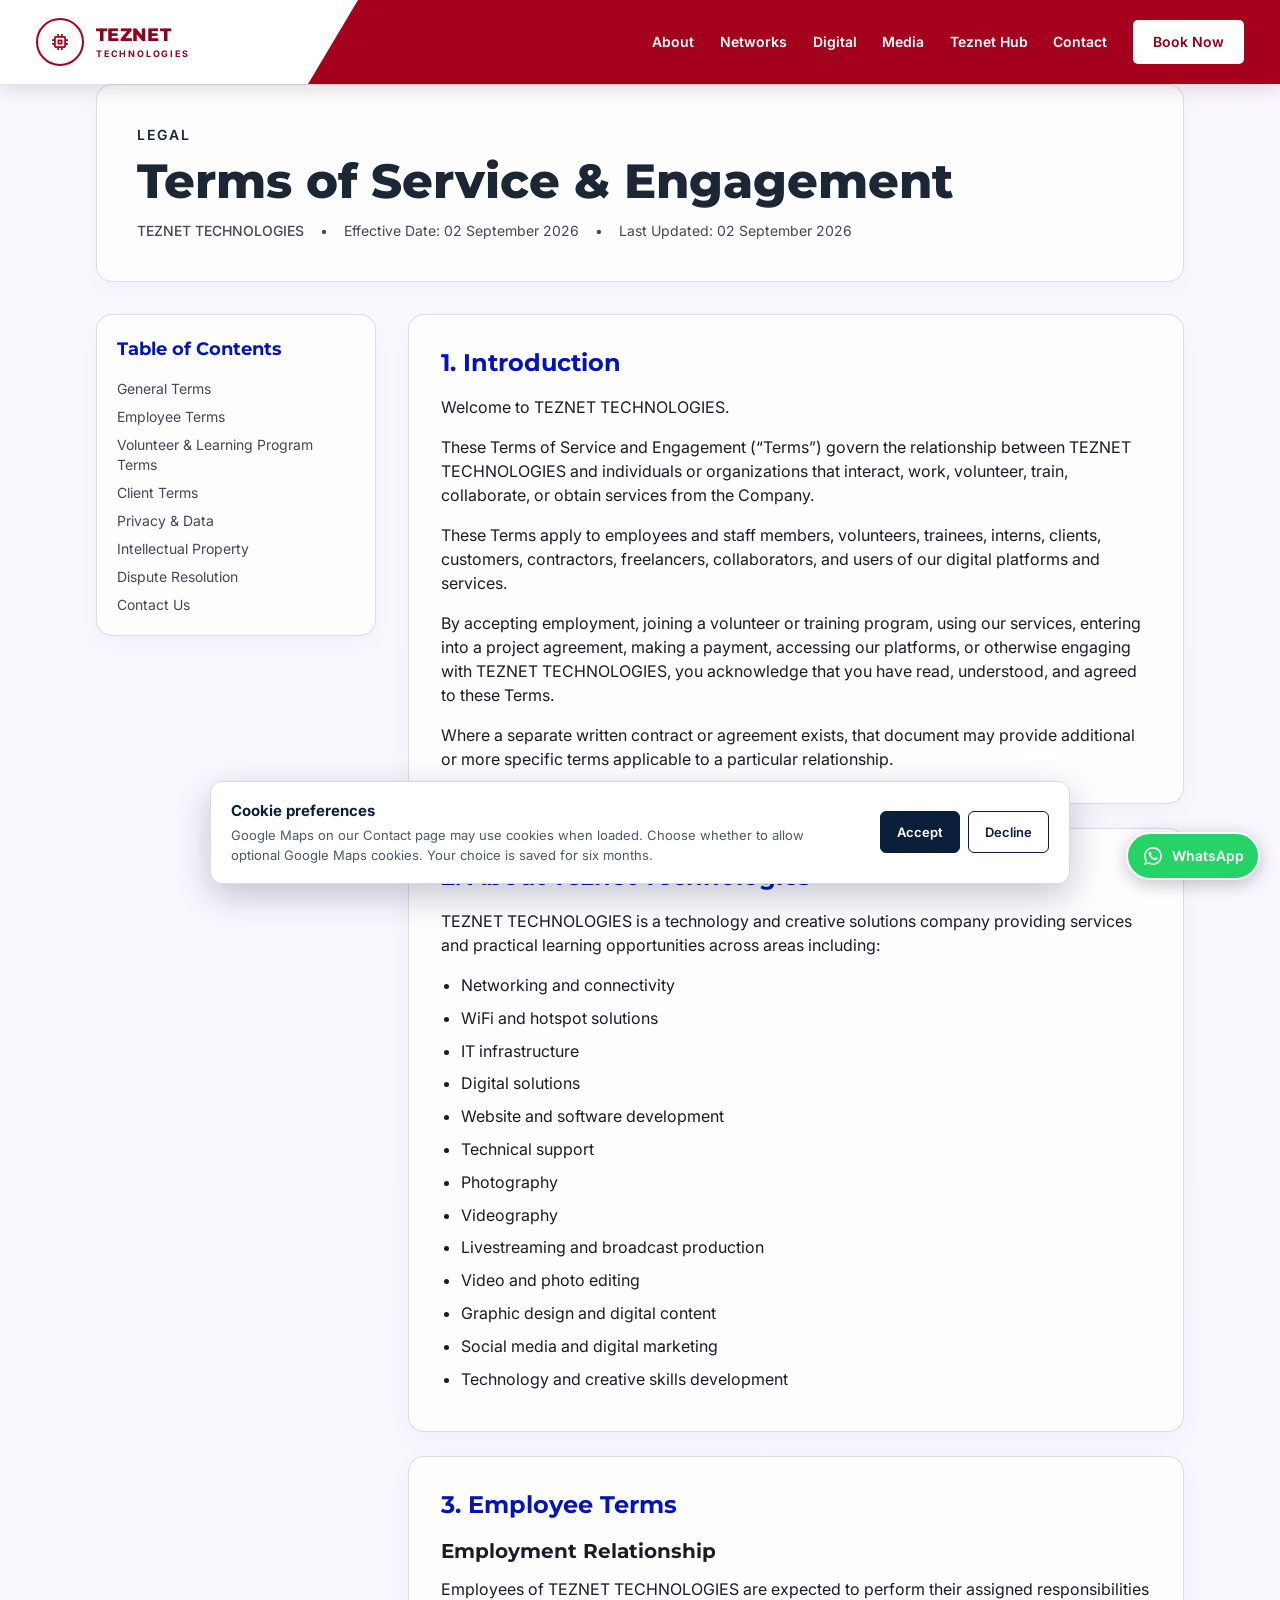
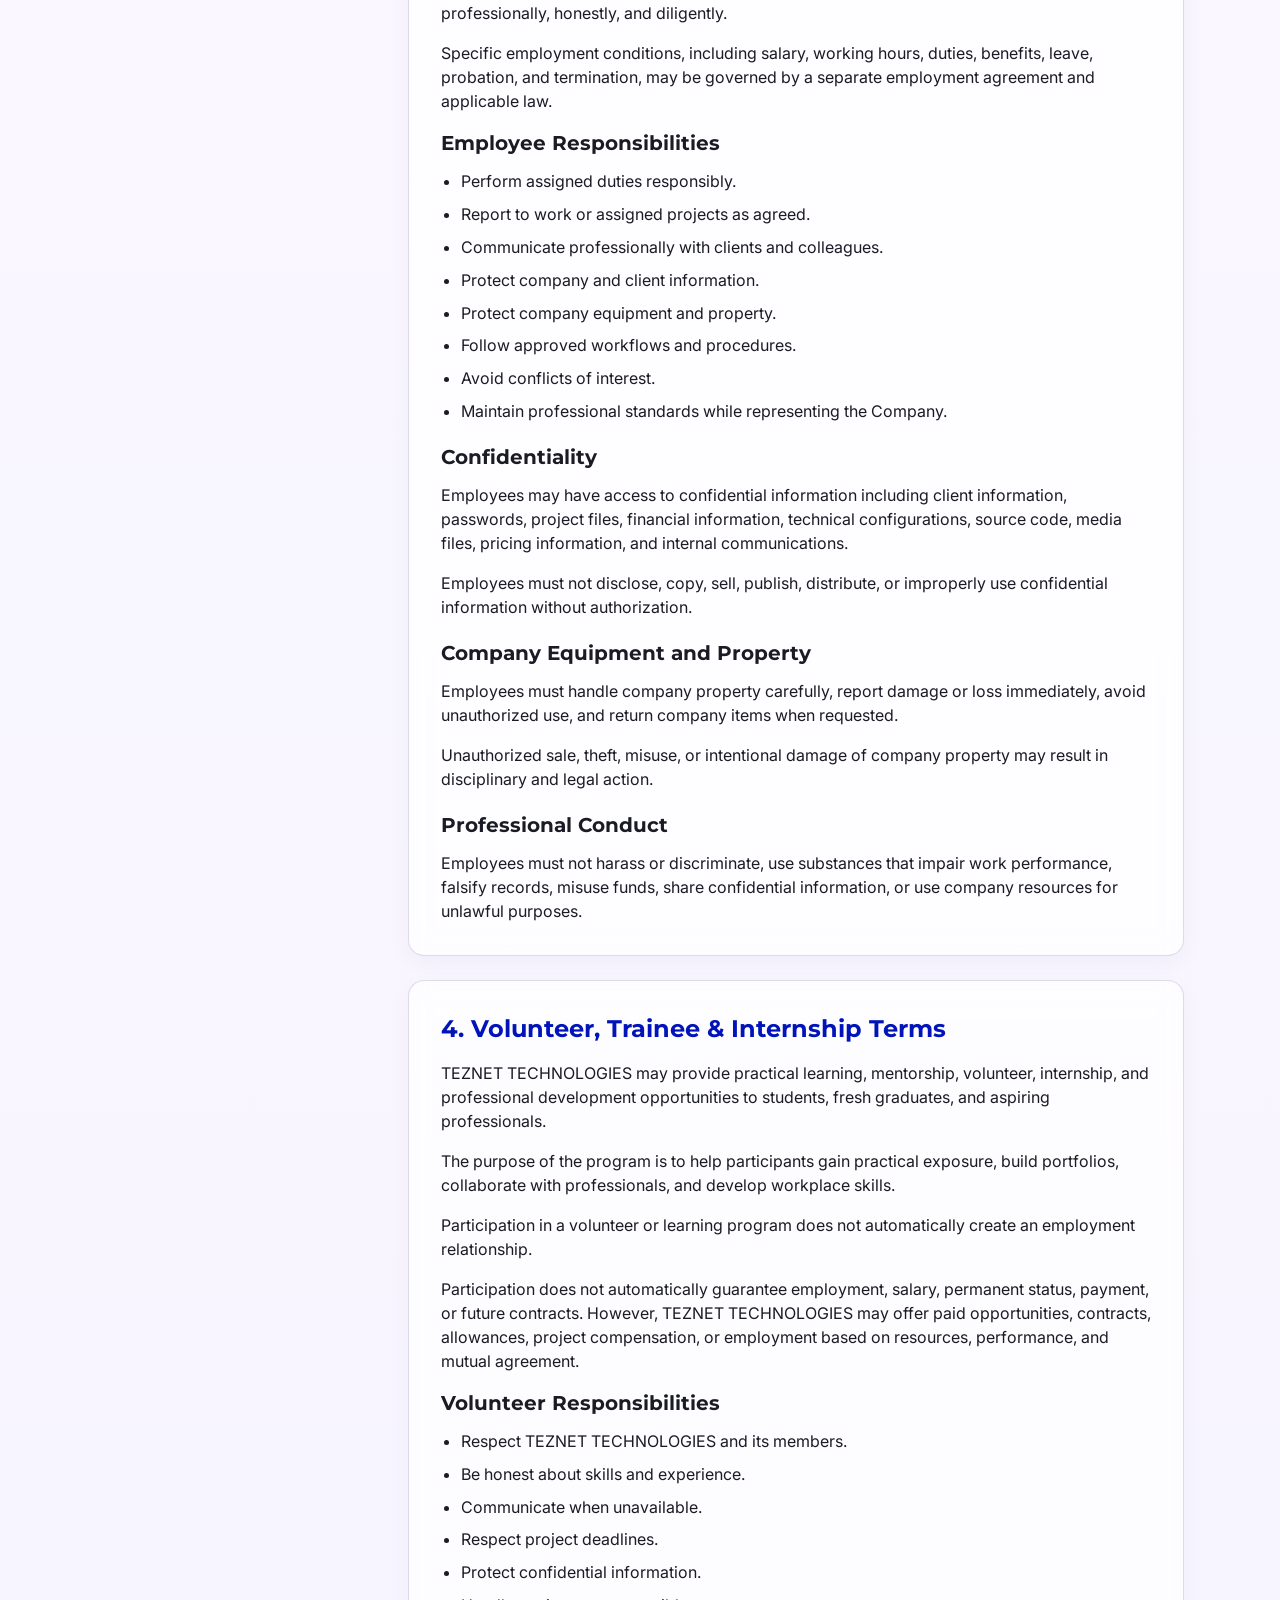
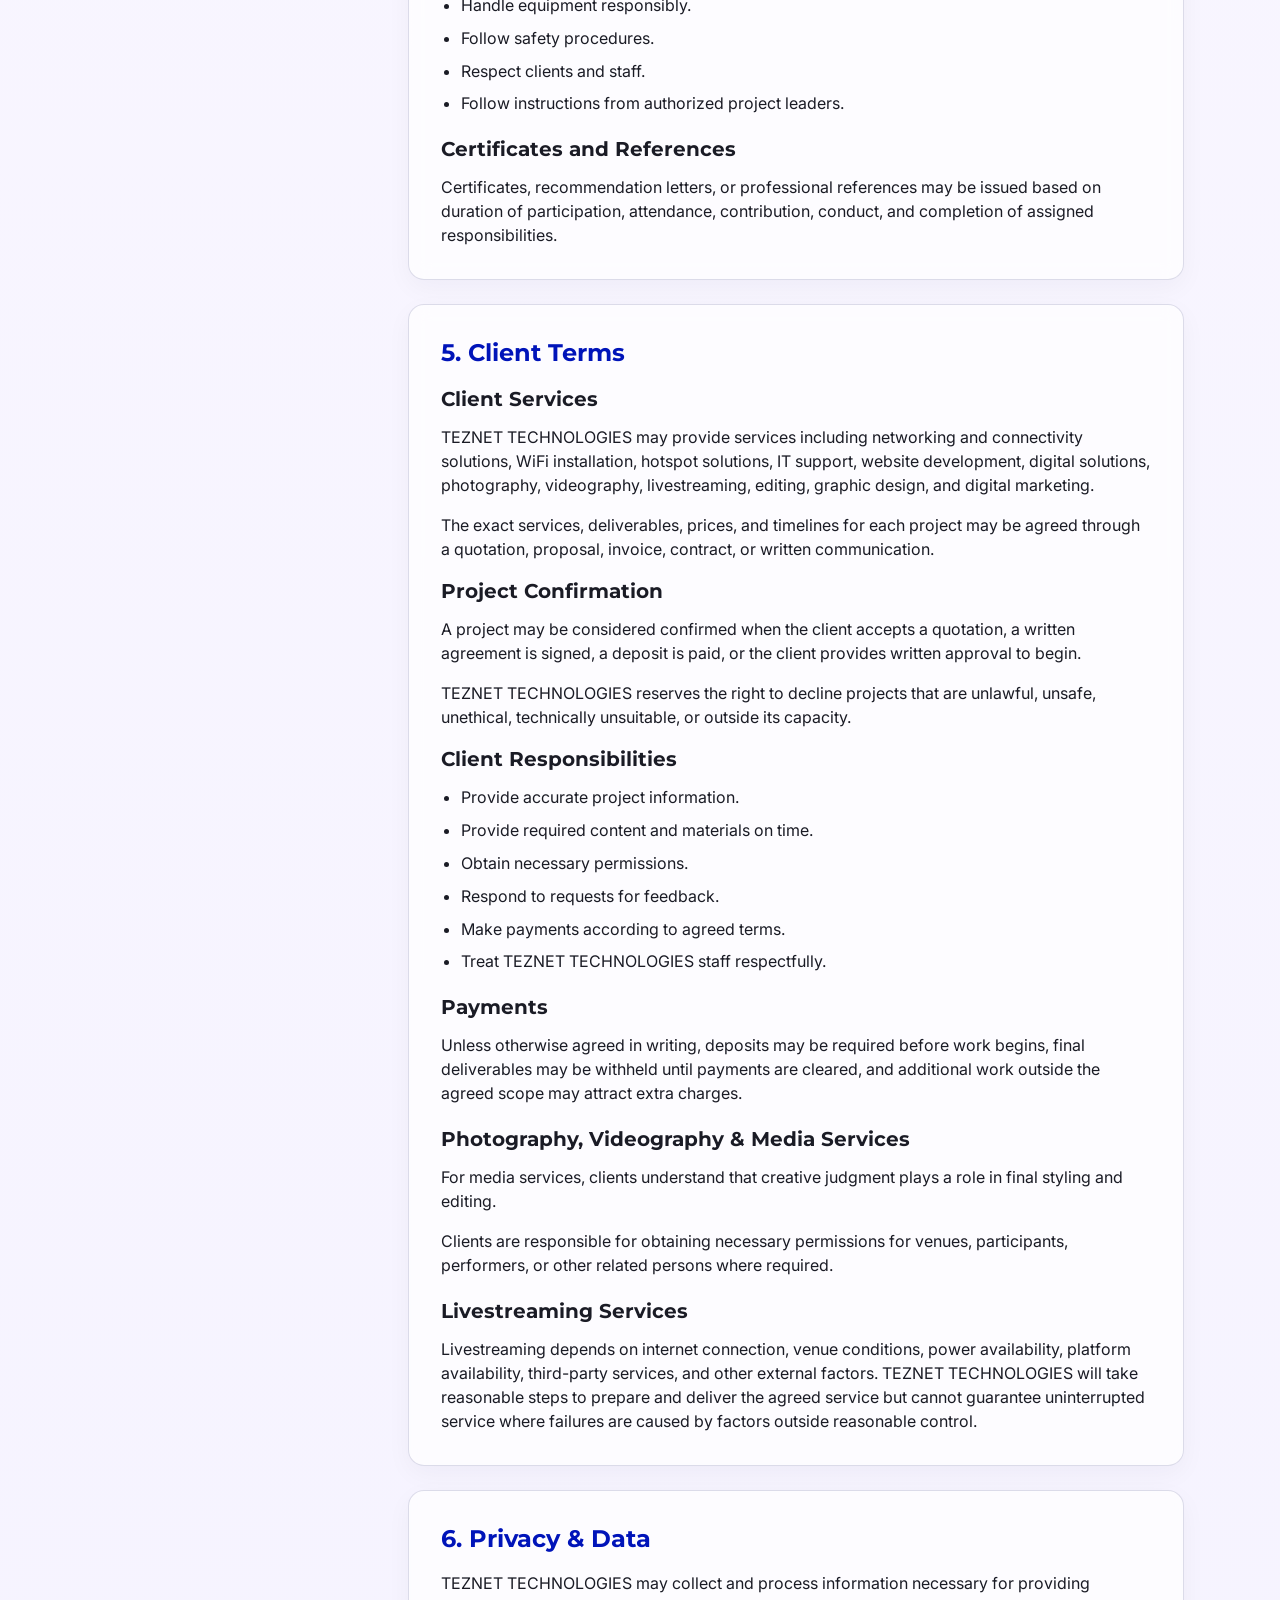
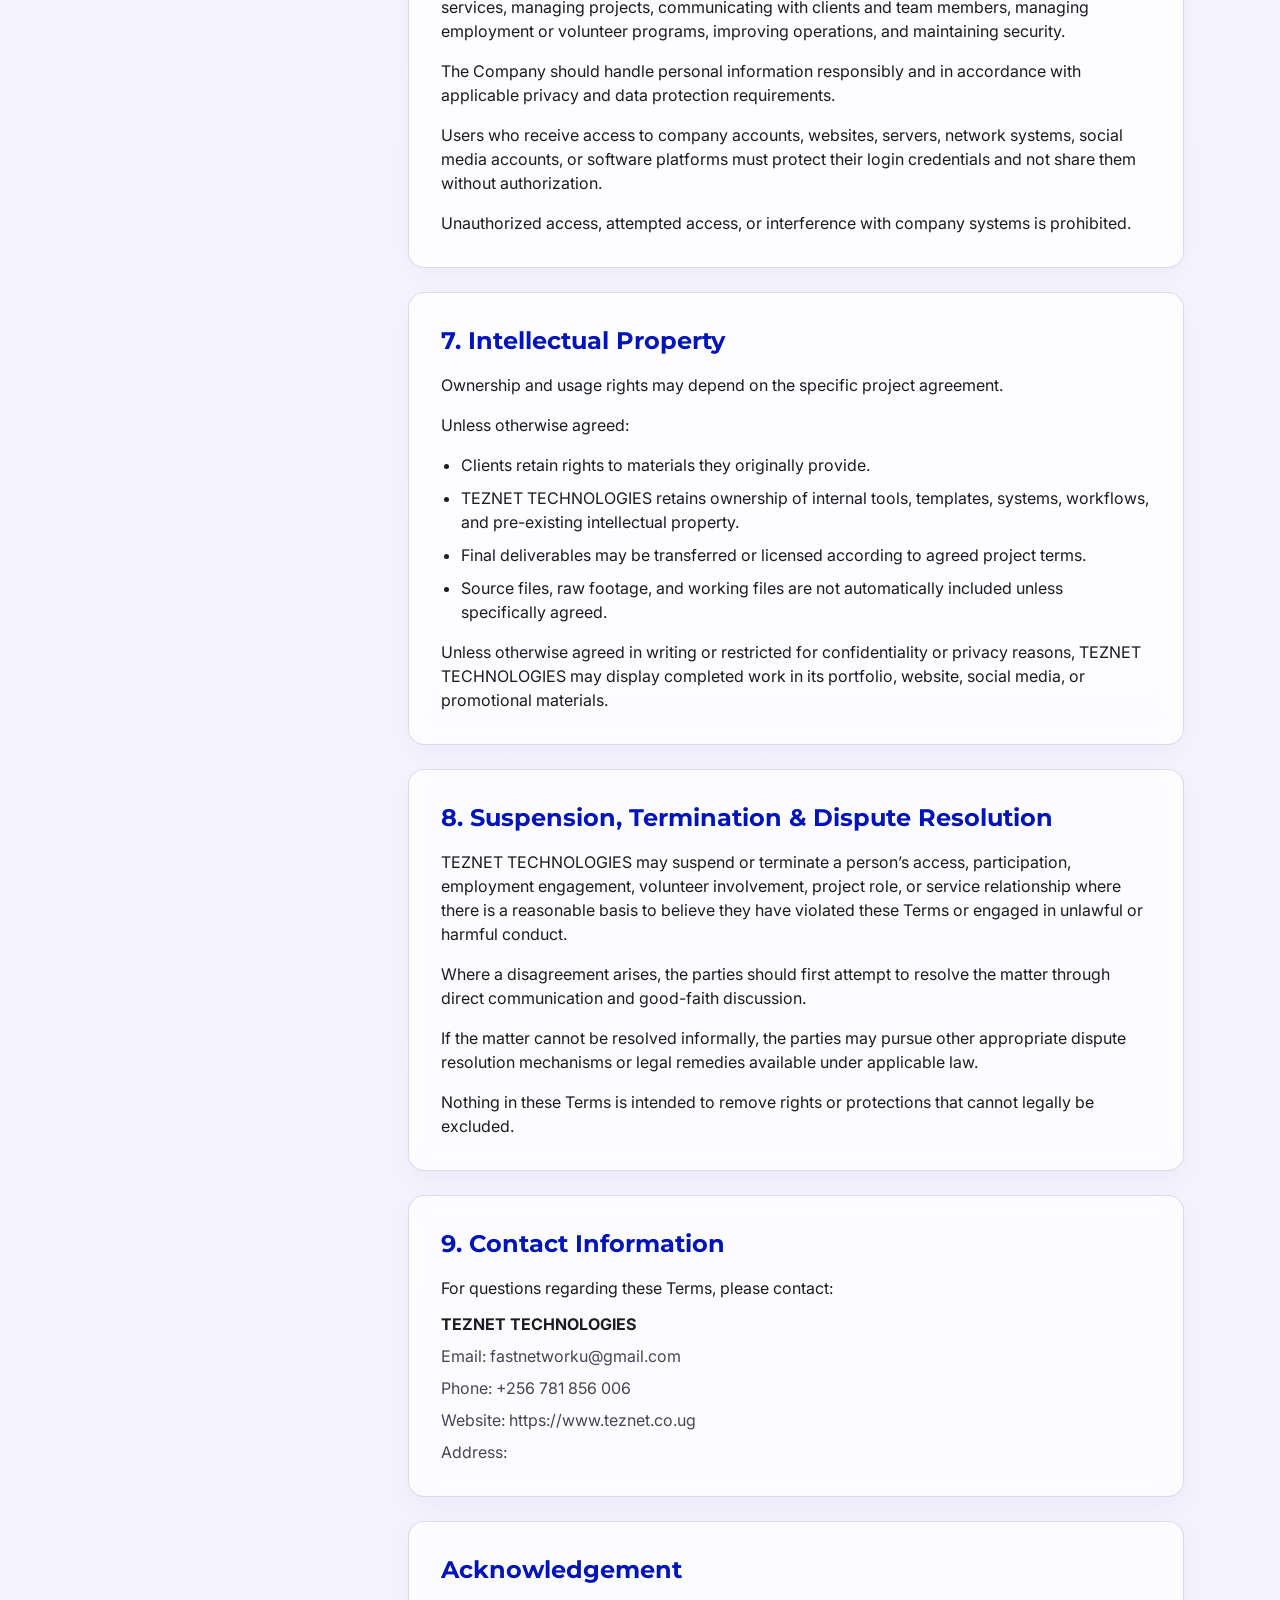
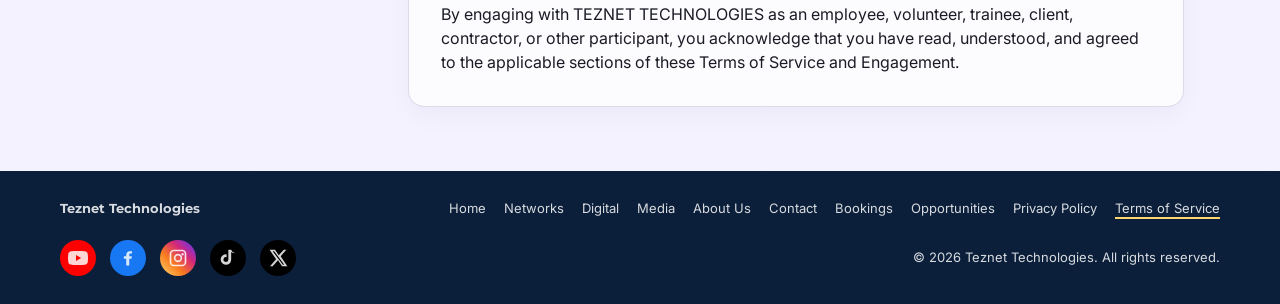
<file: terms.html>
<!DOCTYPE html>
<html class="terms-page" lang="en">
<head>
  <meta charset="UTF-8" />
  <meta name="viewport" content="width=device-width, initial-scale=1.0" />
  <link rel="icon" type="image/png" href="Favicon/Favicon.png?v=2" />
  <link rel="apple-touch-icon" href="Favicon/Favicon.png?v=2" />
  <title>Terms of Service & Engagement | Teznet Technologies</title>
  <link href="tailwind.css" rel="stylesheet"/>
<link href="tailwind-terms.css" rel="stylesheet"/>
  <link rel="preconnect" href="https://fonts.googleapis.com" />
  <link rel="preconnect" href="https://fonts.gstatic.com" crossorigin />
  <link href="https://fonts.googleapis.com/css2?family=Inter:wght@400;500;600;700;800&family=Montserrat:wght@600;700;800&display=swap" rel="stylesheet" />
  <link href="https://fonts.googleapis.com/css2?family=Material+Symbols+Outlined:wght,FILL@100..700,0..1&display=swap" rel="stylesheet" />
  
<link href="site-layout.css" rel="stylesheet"/>
</head>
<body class="terms-page text-on-surface min-h-screen">
  <header class="home-site-header">
<div class="home-site-header__inner">
<a class="home-site-header__brand" href="index.html" aria-label="Teznet Technologies home">
<span class="home-site-header__mark material-symbols-outlined" aria-hidden="true">memory</span>
<span class="home-site-header__name">TEZNET<small>TECHNOLOGIES</small></span>
</a>
<button id="mobile-menu-button" class="home-site-header__toggle" type="button" aria-expanded="false" aria-controls="mobile-menu" aria-label="Toggle navigation">
<span class="material-symbols-outlined text-[24px]">menu</span>
</button>
<nav class="home-site-header__nav" aria-label="Main navigation">
<a href="about.html">About</a>
<a href="networks.html">Networks</a>
<a href="Digital.html">Digital</a>
<a href="media.html">Media</a>
<a href="opportunities.html">Teznet Hub</a>
<a href="contact.html">Contact</a>
<a href="booking.html">Book Now</a>
</nav>
</div>
<div id="mobile-menu" class="home-site-header__mobile hidden">
<a href="about.html">About</a>
<a href="networks.html">Networks</a>
<a href="Digital.html">Digital</a>
<a href="media.html">Media</a>
<a href="opportunities.html">Teznet Hub</a>
<a href="contact.html">Contact</a>
<a href="booking.html">Book Now</a>
</div>
</header>

  <main class="max-w-6xl mx-auto px-5 md:px-8 pt-28 pb-16">
    <section class="section-card rounded-2xl p-6 md:p-10 mb-8">
      <p class="text-sm uppercase tracking-[0.14em] font-semibold text-secondary mb-3">Legal</p>
      <h1 class="heading-font text-3xl md:text-5xl font-extrabold text-primary mb-4">Terms of Service & Engagement</h1>
      <div class="flex flex-wrap gap-4 text-sm text-on-surface-variant">
        <span class="font-medium">TEZNET TECHNOLOGIES</span>
        <span>&bull;</span>
        <span>Effective Date: 02 September 2026</span>
        <span>&bull;</span>
        <span>Last Updated: 02 September 2026</span>
      </div>
    </section>

    <div class="grid grid-cols-1 lg:grid-cols-[280px_minmax(0,1fr)] gap-8 items-start">
      <aside class="section-card rounded-2xl p-5 lg:sticky lg:top-24">
        <h2 class="heading-font text-lg font-bold text-primary hidden lg:block">Table of Contents</h2>
        <details class="lg:hidden">
          <summary class="toc-mobile-summary heading-font cursor-pointer list-none text-lg font-bold text-primary">Table of Contents</summary>
          <nav class="toc mt-4 flex flex-col gap-3 text-sm text-on-surface-variant">
            <a href="#general-terms">General Terms</a>
            <a href="#employee-terms">Employee Terms</a>
            <a href="#volunteer-terms">Volunteer &amp; Learning Program Terms</a>
            <a href="#client-terms">Client Terms</a>
            <a href="#privacy-data">Privacy &amp; Data</a>
            <a href="#intellectual-property">Intellectual Property</a>
            <a href="#dispute-resolution">Dispute Resolution</a>
            <a href="#contact-us">Contact Us</a>
          </nav>
        </details>
        <nav class="toc hidden lg:flex flex-col gap-2 text-sm text-on-surface-variant mt-4" aria-label="Table of Contents">
          <a href="#general-terms">General Terms</a>
          <a href="#employee-terms">Employee Terms</a>
          <a href="#volunteer-terms">Volunteer & Learning Program Terms</a>
          <a href="#client-terms">Client Terms</a>
          <a href="#privacy-data">Privacy & Data</a>
          <a href="#intellectual-property">Intellectual Property</a>
          <a href="#dispute-resolution">Dispute Resolution</a>
          <a href="#contact-us">Contact Us</a>
        </nav>
      </aside>

      <div class="content space-y-6">
        <section id="general-terms" class="section-card rounded-2xl p-6 md:p-8">
          <h2 class="heading-font text-2xl font-bold text-primary mb-4">1. Introduction</h2>
          <p class="mb-4">Welcome to TEZNET TECHNOLOGIES.</p>
          <p class="mb-4">These Terms of Service and Engagement (&ldquo;Terms&rdquo;) govern the relationship between TEZNET TECHNOLOGIES and individuals or organizations that interact, work, volunteer, train, collaborate, or obtain services from the Company.</p>
          <p class="mb-4">These Terms apply to employees and staff members, volunteers, trainees, interns, clients, customers, contractors, freelancers, collaborators, and users of our digital platforms and services.</p>
          <p class="mb-4">By accepting employment, joining a volunteer or training program, using our services, entering into a project agreement, making a payment, accessing our platforms, or otherwise engaging with TEZNET TECHNOLOGIES, you acknowledge that you have read, understood, and agreed to these Terms.</p>
          <p>Where a separate written contract or agreement exists, that document may provide additional or more specific terms applicable to a particular relationship.</p>
        </section>

        <section id="general-terms-2" class="section-card rounded-2xl p-6 md:p-8">
          <h2 class="heading-font text-2xl font-bold text-primary mb-4">2. About Teznet Technologies</h2>
          <p class="mb-4">TEZNET TECHNOLOGIES is a technology and creative solutions company providing services and practical learning opportunities across areas including:</p>
          <ul>
            <li>Networking and connectivity</li>
            <li>WiFi and hotspot solutions</li>
            <li>IT infrastructure</li>
            <li>Digital solutions</li>
            <li>Website and software development</li>
            <li>Technical support</li>
            <li>Photography</li>
            <li>Videography</li>
            <li>Livestreaming and broadcast production</li>
            <li>Video and photo editing</li>
            <li>Graphic design and digital content</li>
            <li>Social media and digital marketing</li>
            <li>Technology and creative skills development</li>
          </ul>
        </section>

        <section id="employee-terms" class="section-card rounded-2xl p-6 md:p-8">
          <h2 class="heading-font text-2xl font-bold text-primary mb-4">3. Employee Terms</h2>
          <h3 class="heading-font text-xl font-bold text-on-surface mb-3">Employment Relationship</h3>
          <p class="mb-4">Employees of TEZNET TECHNOLOGIES are expected to perform their assigned responsibilities professionally, honestly, and diligently.</p>
          <p class="mb-4">Specific employment conditions, including salary, working hours, duties, benefits, leave, probation, and termination, may be governed by a separate employment agreement and applicable law.</p>

          <h3 class="heading-font text-xl font-bold text-on-surface mb-3">Employee Responsibilities</h3>
          <ul>
            <li>Perform assigned duties responsibly.</li>
            <li>Report to work or assigned projects as agreed.</li>
            <li>Communicate professionally with clients and colleagues.</li>
            <li>Protect company and client information.</li>
            <li>Protect company equipment and property.</li>
            <li>Follow approved workflows and procedures.</li>
            <li>Avoid conflicts of interest.</li>
            <li>Maintain professional standards while representing the Company.</li>
          </ul>

          <h3 class="heading-font text-xl font-bold text-on-surface mt-5 mb-3">Confidentiality</h3>
          <p class="mb-4">Employees may have access to confidential information including client information, passwords, project files, financial information, technical configurations, source code, media files, pricing information, and internal communications.</p>
          <p>Employees must not disclose, copy, sell, publish, distribute, or improperly use confidential information without authorization.</p>

          <h3 class="heading-font text-xl font-bold text-on-surface mt-5 mb-3">Company Equipment and Property</h3>
          <p class="mb-4">Employees must handle company property carefully, report damage or loss immediately, avoid unauthorized use, and return company items when requested.</p>
          <p>Unauthorized sale, theft, misuse, or intentional damage of company property may result in disciplinary and legal action.</p>

          <h3 class="heading-font text-xl font-bold text-on-surface mt-5 mb-3">Professional Conduct</h3>
          <p>Employees must not harass or discriminate, use substances that impair work performance, falsify records, misuse funds, share confidential information, or use company resources for unlawful purposes.</p>
        </section>

        <section id="volunteer-terms" class="section-card rounded-2xl p-6 md:p-8">
          <h2 class="heading-font text-2xl font-bold text-primary mb-4">4. Volunteer, Trainee & Internship Terms</h2>
          <p class="mb-4">TEZNET TECHNOLOGIES may provide practical learning, mentorship, volunteer, internship, and professional development opportunities to students, fresh graduates, and aspiring professionals.</p>
          <p class="mb-4">The purpose of the program is to help participants gain practical exposure, build portfolios, collaborate with professionals, and develop workplace skills.</p>
          <p class="mb-4">Participation in a volunteer or learning program does not automatically create an employment relationship.</p>
          <p class="mb-4">Participation does not automatically guarantee employment, salary, permanent status, payment, or future contracts. However, TEZNET TECHNOLOGIES may offer paid opportunities, contracts, allowances, project compensation, or employment based on resources, performance, and mutual agreement.</p>

          <h3 class="heading-font text-xl font-bold text-on-surface mb-3">Volunteer Responsibilities</h3>
          <ul>
            <li>Respect TEZNET TECHNOLOGIES and its members.</li>
            <li>Be honest about skills and experience.</li>
            <li>Communicate when unavailable.</li>
            <li>Respect project deadlines.</li>
            <li>Protect confidential information.</li>
            <li>Handle equipment responsibly.</li>
            <li>Follow safety procedures.</li>
            <li>Respect clients and staff.</li>
            <li>Follow instructions from authorized project leaders.</li>
          </ul>

          <h3 class="heading-font text-xl font-bold text-on-surface mt-5 mb-3">Certificates and References</h3>
          <p>Certificates, recommendation letters, or professional references may be issued based on duration of participation, attendance, contribution, conduct, and completion of assigned responsibilities.</p>
        </section>

        <section id="client-terms" class="section-card rounded-2xl p-6 md:p-8">
          <h2 class="heading-font text-2xl font-bold text-primary mb-4">5. Client Terms</h2>
          <h3 class="heading-font text-xl font-bold text-on-surface mb-3">Client Services</h3>
          <p class="mb-4">TEZNET TECHNOLOGIES may provide services including networking and connectivity solutions, WiFi installation, hotspot solutions, IT support, website development, digital solutions, photography, videography, livestreaming, editing, graphic design, and digital marketing.</p>
          <p class="mb-4">The exact services, deliverables, prices, and timelines for each project may be agreed through a quotation, proposal, invoice, contract, or written communication.</p>

          <h3 class="heading-font text-xl font-bold text-on-surface mb-3">Project Confirmation</h3>
          <p class="mb-4">A project may be considered confirmed when the client accepts a quotation, a written agreement is signed, a deposit is paid, or the client provides written approval to begin.</p>
          <p class="mb-4">TEZNET TECHNOLOGIES reserves the right to decline projects that are unlawful, unsafe, unethical, technically unsuitable, or outside its capacity.</p>

          <h3 class="heading-font text-xl font-bold text-on-surface mb-3">Client Responsibilities</h3>
          <ul>
            <li>Provide accurate project information.</li>
            <li>Provide required content and materials on time.</li>
            <li>Obtain necessary permissions.</li>
            <li>Respond to requests for feedback.</li>
            <li>Make payments according to agreed terms.</li>
            <li>Treat TEZNET TECHNOLOGIES staff respectfully.</li>
          </ul>

          <h3 class="heading-font text-xl font-bold text-on-surface mt-5 mb-3">Payments</h3>
          <p>Unless otherwise agreed in writing, deposits may be required before work begins, final deliverables may be withheld until payments are cleared, and additional work outside the agreed scope may attract extra charges.</p>

          <h3 class="heading-font text-xl font-bold text-on-surface mt-5 mb-3">Photography, Videography & Media Services</h3>
          <p class="mb-4">For media services, clients understand that creative judgment plays a role in final styling and editing.</p>
          <p>Clients are responsible for obtaining necessary permissions for venues, participants, performers, or other related persons where required.</p>

          <h3 class="heading-font text-xl font-bold text-on-surface mt-5 mb-3">Livestreaming Services</h3>
          <p>Livestreaming depends on internet connection, venue conditions, power availability, platform availability, third-party services, and other external factors. TEZNET TECHNOLOGIES will take reasonable steps to prepare and deliver the agreed service but cannot guarantee uninterrupted service where failures are caused by factors outside reasonable control.</p>
        </section>

        <section id="privacy-data" class="section-card rounded-2xl p-6 md:p-8">
          <h2 class="heading-font text-2xl font-bold text-primary mb-4">6. Privacy & Data</h2>
          <p class="mb-4">TEZNET TECHNOLOGIES may collect and process information necessary for providing services, managing projects, communicating with clients and team members, managing employment or volunteer programs, improving operations, and maintaining security.</p>
          <p class="mb-4">The Company should handle personal information responsibly and in accordance with applicable privacy and data protection requirements.</p>
          <p class="mb-4">Users who receive access to company accounts, websites, servers, network systems, social media accounts, or software platforms must protect their login credentials and not share them without authorization.</p>
          <p>Unauthorized access, attempted access, or interference with company systems is prohibited.</p>
        </section>

        <section id="intellectual-property" class="section-card rounded-2xl p-6 md:p-8">
          <h2 class="heading-font text-2xl font-bold text-primary mb-4">7. Intellectual Property</h2>
          <p class="mb-4">Ownership and usage rights may depend on the specific project agreement.</p>
          <p class="mb-4">Unless otherwise agreed:</p>
          <ul>
            <li>Clients retain rights to materials they originally provide.</li>
            <li>TEZNET TECHNOLOGIES retains ownership of internal tools, templates, systems, workflows, and pre-existing intellectual property.</li>
            <li>Final deliverables may be transferred or licensed according to agreed project terms.</li>
            <li>Source files, raw footage, and working files are not automatically included unless specifically agreed.</li>
          </ul>
          <p class="mt-4">Unless otherwise agreed in writing or restricted for confidentiality or privacy reasons, TEZNET TECHNOLOGIES may display completed work in its portfolio, website, social media, or promotional materials.</p>
        </section>

        <section id="dispute-resolution" class="section-card rounded-2xl p-6 md:p-8">
          <h2 class="heading-font text-2xl font-bold text-primary mb-4">8. Suspension, Termination & Dispute Resolution</h2>
          <p class="mb-4">TEZNET TECHNOLOGIES may suspend or terminate a person&rsquo;s access, participation, employment engagement, volunteer involvement, project role, or service relationship where there is a reasonable basis to believe they have violated these Terms or engaged in unlawful or harmful conduct.</p>
          <p class="mb-4">Where a disagreement arises, the parties should first attempt to resolve the matter through direct communication and good-faith discussion.</p>
          <p class="mb-4">If the matter cannot be resolved informally, the parties may pursue other appropriate dispute resolution mechanisms or legal remedies available under applicable law.</p>
          <p>Nothing in these Terms is intended to remove rights or protections that cannot legally be excluded.</p>
        </section>

        <section id="contact-us" class="section-card rounded-2xl p-6 md:p-8">
          <h2 class="heading-font text-2xl font-bold text-primary mb-4">9. Contact Information</h2>
          <p class="mb-3">For questions regarding these Terms, please contact:</p>
          <div class="space-y-2 text-on-surface-variant">
            <p><strong class="text-on-surface">TEZNET TECHNOLOGIES</strong></p>
            <p>Email: fastnetworku@gmail.com</p>
            <p>Phone: +256 781 856 006</p>
            <p>Website: https://www.teznet.co.ug</p>
            <p>Address: </p>
          </div>
        </section>

        <section class="section-card rounded-2xl p-6 md:p-8">
          <h2 class="heading-font text-2xl font-bold text-primary mb-4">Acknowledgement</h2>
          <p>By engaging with TEZNET TECHNOLOGIES as an employee, volunteer, trainee, client, contractor, or other participant, you acknowledge that you have read, understood, and agreed to the applicable sections of these Terms of Service and Engagement.</p>
        </section>
      </div>
    </div>
  </main>

      <footer class="about-footer">
    <div class="about-footer__identity">
      <a class="about-footer__brand" href="index.html">Teznet Technologies</a>
    </div>
    <nav class="about-footer__links" aria-label="Footer navigation">
      <a href="index.html">Home</a>
      <a href="networks.html">Networks</a>
      <a href="Digital.html">Digital</a>
      <a href="media.html">Media</a>
      <a href="about.html">About Us</a>
      <a href="contact.html">Contact</a>
      <a href="booking.html">Bookings</a>
      <a href="opportunities.html">Opportunities</a>
      <a href="terms.html#privacy-data">Privacy Policy</a>
      <a href="terms.html" aria-current="page">Terms of Service</a>
    </nav>
    <div class="about-footer__extras"><a class="about-footer__social-link" href="https://www.youtube.com/@teznetmedia" target="_blank" rel="noopener noreferrer" aria-label="Teznet Media on YouTube" title="Teznet Media on YouTube"><svg viewBox="0 0 24 24" aria-hidden="true" focusable="false"><path d="M23.5 6.2a3 3 0 0 0-2.1-2.1C19.5 3.5 12 3.5 12 3.5s-7.5 0-9.4.6A3 3 0 0 0 .5 6.2 31 31 0 0 0 0 12a31 31 0 0 0 .5 5.8 3 3 0 0 0 2.1 2.1c1.9.6 9.4.6 9.4.6s7.5 0 9.4-.6a3 3 0 0 0 2.1-2.1A31 31 0 0 0 24 12a31 31 0 0 0-.5-5.8ZM9.6 15.6V8.4L15.8 12l-6.2 3.6Z"/></svg></a><span class="about-footer__social-link about-footer__social-link--placeholder about-footer__social-link--facebook" role="img" aria-label="Facebook (link coming soon)" title="Facebook (link coming soon)"><svg viewBox="0 0 24 24" aria-hidden="true" focusable="false"><path d="M13.5 21v-8h2.7l.4-3h-3.1V8.1c0-.9.3-1.5 1.6-1.5h1.7V3.9c-.3 0-1.4-.1-2.6-.1-2.6 0-4.3 1.6-4.3 4.5V10H7v3h2.9v8h3.6Z"/></svg></span>
<span class="about-footer__social-link about-footer__social-link--placeholder about-footer__social-link--instagram" role="img" aria-label="Instagram (link coming soon)" title="Instagram (link coming soon)"><svg viewBox="0 0 24 24" aria-hidden="true" focusable="false"><path fill-rule="evenodd" d="M7 2h10a5 5 0 0 1 5 5v10a5 5 0 0 1-5 5H7a5 5 0 0 1-5-5V7a5 5 0 0 1 5-5Zm0 2a3 3 0 0 0-3 3v10a3 3 0 0 0 3 3h10a3 3 0 0 0 3-3V7a3 3 0 0 0-3-3H7Zm5 3a5 5 0 1 1 0 10 5 5 0 0 1 0-10Zm0 2a3 3 0 1 0 0 6 3 3 0 0 0 0-6Zm5.5-3a1.5 1.5 0 1 1 0 3 1.5 1.5 0 0 1 0-3Z"/></svg></span>
<span class="about-footer__social-link about-footer__social-link--placeholder about-footer__social-link--tiktok" role="img" aria-label="TikTok (link coming soon)" title="TikTok (link coming soon)"><svg viewBox="0 0 24 24" aria-hidden="true" focusable="false"><path d="M19.6 6.2a5.8 5.8 0 0 1-3.8-1.4v9.1a6.3 6.3 0 1 1-5.5-6.2v3.4a2.9 2.9 0 1 0 2.1 2.8V2h3.4a5.8 5.8 0 0 0 3.8 3.8v.4Z"/></svg></span>
<span class="about-footer__social-link about-footer__social-link--placeholder about-footer__social-link--x" role="img" aria-label="X (link coming soon)" title="X (link coming soon)"><svg viewBox="0 0 24 24" aria-hidden="true" focusable="false"><path d="M18.9 2H22l-6.8 7.8L23.2 22h-6.3L12 14.6 5.5 22H2.4l7.3-8.4L1.9 2h6.5l4.5 6.8L18.9 2Zm-1.1 18h1.7L7.4 3.9H5.6L17.8 20Z"/></svg></span></div>
    <span>© 2026 Teznet Technologies. All rights reserved.</span>
  </footer>
  <script>
    const menuButton = document.getElementById('mobile-menu-button');
    const mobileMenu = document.getElementById('mobile-menu');
    menuButton.addEventListener('click', function() {
      const isExpanded = menuButton.getAttribute('aria-expanded') === 'true';
      menuButton.setAttribute('aria-expanded', String(!isExpanded));
      mobileMenu.classList.toggle('hidden');
    });
    mobileMenu.querySelectorAll('a').forEach(function(link) {
      link.addEventListener('click', function() {
        menuButton.setAttribute('aria-expanded', 'false');
        mobileMenu.classList.add('hidden');
      });
    });

    document.querySelectorAll('.toc a').forEach(function(link) {
      link.addEventListener('click', function() {
        const mobileContents = link.closest('details');
        if (mobileContents) mobileContents.open = false;
      });
    });
  </script>
  <script src="site-layout.js" defer></script>
</body>
</html>
</file>
<file: site-layout.css>
body > header:not(.home-site-header) {
  min-height: 80px;
  border-color: rgba(255, 255, 255, 0.2) !important;
  background: #a4001d !important;
  color: #fff;
}

.cookie-consent {
  position: fixed;
  z-index: 1000;
  right: max(16px, env(safe-area-inset-right));
  bottom: max(16px, env(safe-area-inset-bottom));
  left: max(16px, env(safe-area-inset-left));
  display: flex;
  max-width: 860px;
  align-items: center;
  justify-content: space-between;
  gap: 24px;
  box-sizing: border-box;
  margin: 0 auto;
  border: 1px solid #d4d9e2;
  border-radius: 12px;
  background: #fff;
  padding: 18px 20px;
  color: #17243a;
  font-family: Inter, sans-serif;
  box-shadow: 0 12px 36px rgba(11, 31, 58, 0.24);
}

.cookie-consent__copy {
  min-width: 0;
}

.cookie-consent__copy strong {
  display: block;
  margin-bottom: 4px;
  color: #0b1f3a;
  font-size: 15px;
}

.cookie-consent__copy p {
  margin: 0;
  color: #4d5868;
  font-size: 13px;
  line-height: 1.5;
}

.cookie-consent__actions {
  display: flex;
  flex: 0 0 auto;
  gap: 8px;
}

.cookie-consent__button {
  min-height: 42px;
  border: 1px solid #0b1f3a;
  border-radius: 6px;
  padding: 0 16px;
  font: 600 13px/1 Inter, sans-serif;
  cursor: pointer;
}

.cookie-consent__button--accept {
  background: #0b1f3a;
  color: #fff;
}

.cookie-consent__button--decline {
  background: #fff;
  color: #0b1f3a;
}

.cookie-consent__button:focus-visible {
  outline: 3px solid #712ae2;
  outline-offset: 2px;
}

.contact-map-consent {
  position: absolute;
  inset: 0;
  display: none;
  place-items: center;
  padding: 16px;
  background: #e8e6f6;
  color: #35394b;
  font: 500 14px/1.5 Inter, sans-serif;
  text-align: center;
}

.contact-map-frame[data-map-blocked="true"] .contact-map-consent {
  display: grid;
}

@media (max-width: 640px) {
  .cookie-consent {
    align-items: stretch;
    flex-direction: column;
    gap: 12px;
    padding: 16px;
  }

  .cookie-consent__actions {
    display: grid;
    grid-template-columns: 1fr 1fr;
  }
}

.whatsapp-float {
  position: fixed;
  z-index: 60;
  right: max(20px, env(safe-area-inset-right));
  bottom: max(20px, env(safe-area-inset-bottom));
  display: inline-flex;
  min-height: 48px;
  align-items: center;
  justify-content: center;
  gap: 8px;
  padding: 0 14px;
  border: 2px solid #fff;
  border-radius: 999px;
  background: #25d366;
  box-shadow: 0 4px 18px rgba(0, 0, 0, 0.24);
  color: #fff;
  font: 600 14px/1 Inter, sans-serif;
  text-decoration: none;
  transition: transform 160ms ease, box-shadow 160ms ease;
}

.whatsapp-float:hover,
.whatsapp-float:focus-visible {
  transform: translateY(-3px);
  box-shadow: 0 7px 22px rgba(0, 0, 0, 0.28);
}

.whatsapp-float:focus-visible {
  outline: 3px solid #8e0019;
  outline-offset: 3px;
}

.whatsapp-float svg {
  display: block;
  width: 22px;
  height: 22px;
  fill: currentColor;
}

.whatsapp-float[hidden] {
  display: none;
}

@media (max-width: 640px) {
  .whatsapp-float {
    right: max(12px, env(safe-area-inset-right));
    bottom: max(12px, env(safe-area-inset-bottom));
    box-sizing: border-box;
    width: 48px;
    height: 48px;
    min-height: 48px;
    padding: 0;
    gap: 0;
  }

  .whatsapp-float span {
    display: none;
  }
}

@media (prefers-reduced-motion: reduce) {
  .whatsapp-float {
    transition: none;
  }
}

body > header:not(.home-site-header) > div:first-child {
  min-height: 80px;
}

body > header:not(.home-site-header) > div:first-child > a:first-child,
body > header:not(.home-site-header) nav a {
  color: #fff !important;
}

body > header:not(.home-site-header) nav a:hover {
  background: rgba(255, 255, 255, 0.12) !important;
}

body > header:not(.home-site-header) > div:first-child > button {
  border-color: rgba(255, 255, 255, 0.6) !important;
  background: #fff !important;
  color: #8e0019 !important;
}

body > header:not(.home-site-header) #mobile-menu {
  border-color: rgba(255, 255, 255, 0.2) !important;
  background: #8e0019 !important;
}

body > header:not(.home-site-header) #mobile-menu a {
  color: #fff !important;
}

.home-site-header {
  position: sticky !important;
  top: 0;
  z-index: 50;
  background: #a4001d;
  box-shadow: 0 5px 20px rgba(35, 0, 7, 0.14);
}

.home-site-header__inner {
  position: relative;
  display: flex;
  max-width: 1440px;
  min-height: 84px;
  align-items: stretch;
  justify-content: space-between;
  gap: 24px;
  margin: 0 auto;
  padding: 0 36px;
}

.home-site-header__brand {
  position: relative;
  z-index: 1;
  display: flex;
  flex: 0 0 280px;
  align-items: center;
  gap: 12px;
  color: #8e0019;
  text-decoration: none;
}

.home-site-header__brand::before {
  position: absolute;
  z-index: -1;
  top: 0;
  right: -42px;
  bottom: 0;
  left: -100vw;
  background: #fff;
  content: "";
  clip-path: polygon(0 0, 100% 0, calc(100% - 50px) 100%, 0 100%);
}

.home-site-header__mark {
  display: grid;
  width: 48px;
  height: 48px;
  place-items: center;
  border: 2px solid #a4001d;
  border-radius: 50%;
  color: #a4001d;
  font-size: 22px;
}

.home-site-header__name {
  display: flex;
  flex-direction: column;
  font-family: "Montserrat", sans-serif;
  font-size: 18px;
  font-weight: 800;
  line-height: 1.05;
  letter-spacing: 0.02em;
}

.home-site-header__name small {
  margin-top: 4px;
  font-family: "Inter", sans-serif;
  font-size: 9px;
  font-weight: 700;
  letter-spacing: 0.2em;
}

.home-site-header__nav {
  display: flex;
  flex: 1;
  align-items: center;
  justify-content: flex-end;
  gap: clamp(10px, 2vw, 30px);
}

.home-site-header__nav a {
  display: inline-flex;
  min-height: 44px;
  align-items: center;
  justify-content: center;
  white-space: nowrap;
  color: #fff !important;
  font-size: 14px;
  font-weight: 600;
  line-height: 1;
  text-decoration: none;
  transition: color 160ms ease;
}

.home-site-header__nav a:hover,
.home-site-header__nav a:focus-visible {
  color: #ffd66e !important;
}

.home-site-header__nav a[aria-current="page"] {
  text-decoration: underline;
  text-decoration-color: #163e66;
  text-decoration-thickness: 2px;
  text-underline-offset: 8px;
}

.home-site-header__nav a:last-child {
  padding: 13px 20px;
  border-radius: 5px;
  background: #fff;
  color: #8e0019 !important;
}

.home-site-header__nav a:last-child:hover {
  background: #fff1cf;
}

.home-site-header__nav a:last-child[aria-current="page"] {
  text-decoration: underline;
  text-decoration-color: #163e66;
  text-decoration-thickness: 2px;
  text-underline-offset: 4px;
}

.home-site-header__toggle {
  display: none;
}

.home-site-header__mobile {
  display: none;
}

.home-site-header + main {
  padding-top: 0 !important;
}

body:has(> .home-site-header) {
  padding-top: 0 !important;
}

main > section:not(.home-hero) .text-primary,
main > section:not(.home-hero) .text-secondary,
footer .text-primary,
footer .text-secondary {
  color: #1c2634 !important;
}

.home-services {
  scroll-margin-top: 90px;
  padding-bottom: clamp(32px, 4vw, 48px);
}

.home-services__intro h2 {
  margin: 16px 0;
  font-family: Montserrat, sans-serif;
  font-size: 32px;
  font-weight: 700;
  line-height: 40px;
  letter-spacing: -0.035em;
}

.home-services__eyebrow {
  display: inline-block;
  margin-bottom: 12px;
  color: #8e0019;
  font-size: 12px;
  font-weight: 700;
  letter-spacing: 0.16em;
  text-transform: uppercase;
}

.home-services__grid {
  display: grid;
  grid-template-columns: repeat(2, minmax(0, 1fr));
  gap: 28px;
  align-items: stretch;
}

.home-service-card {
  overflow: hidden;
  border: 1px solid rgba(118, 119, 125, 0.2);
  border-radius: 18px;
  background: #fff;
  box-shadow: 0 5px 22px rgba(15, 23, 42, 0.045);
  transition: box-shadow 180ms ease, transform 180ms ease;
}

.home-service-card:hover {
  transform: translateY(-3px);
  box-shadow: 0 14px 34px rgba(15, 23, 42, 0.1);
}

.home-service-card__image {
  display: block;
  width: 100%;
  height: 220px;
  object-fit: cover;
  background: #1c2634;
}

.home-service-card__body {
  padding: clamp(22px, 3vw, 34px);
}

.home-service-card__heading {
  display: flex;
  align-items: center;
  gap: 9px;
  color: #8e0019;
  font-size: 11px;
  font-weight: 700;
  letter-spacing: 0.12em;
  text-transform: uppercase;
}

.home-service-card__heading .material-symbols-outlined {
  font-size: 20px;
}

.home-service-card h3 {
  margin: 12px 0 8px;
  color: #1c2634;
  font-family: "Montserrat", sans-serif;
  font-size: clamp(22px, 2.5vw, 28px);
  font-weight: 700;
}

.home-service-card__description {
  margin: 0 0 24px;
  color: #545761;
  font-size: 14px;
  line-height: 1.65;
}

.home-service-card__group {
  padding: 18px 0;
  border-top: 1px solid #ebebee;
}

.home-service-card__group h4 {
  margin: 0 0 12px;
  color: #1c2634;
  font-size: 13px;
  font-weight: 700;
}

.home-service-card__group ul {
  display: grid;
  grid-template-columns: repeat(2, minmax(0, 1fr));
  gap: 10px 16px;
  margin: 0;
  padding: 0;
  list-style: none;
}

.home-service-card__group li {
  position: relative;
  padding-left: 14px;
  color: #545761;
  font-size: 13px;
  line-height: 1.5;
}

.home-service-card__group li::before {
  position: absolute;
  top: 0.55em;
  left: 0;
  width: 6px;
  height: 6px;
  border-radius: 50%;
  background: #a4001d;
  content: "";
}

.home-service-card__link {
  display: inline-flex;
  align-items: center;
  gap: 8px;
  margin-top: 8px;
  color: #8e0019;
  font-size: 14px;
  font-weight: 700;
  text-decoration: none;
}

.home-service-card__link:hover {
  text-decoration: underline;
  text-underline-offset: 4px;
}

.home-service-card__link:focus-visible {
  outline: 2px solid #8e0019;
  outline-offset: 4px;
}

.school-systems {
  padding: clamp(64px, 8vw, 104px) 0;
  padding-top: clamp(32px, 4vw, 48px);
  padding-bottom: clamp(32px, 4vw, 48px);
  background: linear-gradient(135deg, #f5f5f7 0%, #fff 62%, #f7eff1 100%);
  scroll-margin-top: 90px;
}

.school-systems + section {
  padding-top: clamp(32px, 4vw, 48px);
}

.school-systems__layout {
  display: grid;
  grid-template-columns: minmax(0, 0.85fr) minmax(0, 1.15fr);
  align-items: center;
  gap: clamp(32px, 6vw, 80px);
}

.school-systems__eyebrow {
  color: #8e0019;
  font-size: 12px;
  font-weight: 700;
  letter-spacing: 0.16em;
  text-transform: uppercase;
}

.school-systems__copy h2 {
  margin: 16px 0;
  color: #1c2634;
  font-family: Montserrat, sans-serif;
  font-size: clamp(30px, 3.5vw, 42px);
  font-weight: 700;
  line-height: 1.14;
  letter-spacing: -0.035em;
}

.school-systems__copy > p:not(.school-systems__note) {
  max-width: 500px;
  margin: 0;
  color: #545761;
  font-size: 16px;
  line-height: 1.75;
}

.school-systems__cta {
  display: inline-flex;
  min-height: 48px;
  align-items: center;
  justify-content: center;
  gap: 10px;
  margin-top: 26px;
  border: 1px solid #a4001d;
  border-radius: 5px;
  background: #a4001d;
  padding: 0 20px;
  color: #fff;
  font-size: 14px;
  font-weight: 700;
  text-decoration: none;
  transition: background 160ms ease, color 160ms ease;
}

.school-systems__cta:hover {
  background: #fff;
  color: #8e0019;
}

.school-systems__cta:focus-visible {
  outline: 3px solid #8e0019;
  outline-offset: 3px;
}

.school-systems__note {
  margin: 14px 0 0;
  color: #656872;
  font-size: 12px;
  line-height: 1.5;
}

.school-systems__panel {
  border: 1px solid rgba(118, 119, 125, 0.18);
  border-radius: 18px;
  background: #fff;
  padding: clamp(22px, 3vw, 34px);
  box-shadow: 0 12px 34px rgba(15, 23, 42, 0.07);
}

.school-systems__panel-heading {
  display: flex;
  align-items: center;
  gap: 14px;
  margin-bottom: 22px;
  color: #a4001d;
}

.school-systems__panel-heading > .material-symbols-outlined {
  display: grid;
  width: 48px;
  height: 48px;
  flex: 0 0 auto;
  place-items: center;
  border-radius: 12px;
  background: #f7eff1;
  font-size: 26px;
}

.school-systems__panel-heading div > span {
  color: #8e0019;
  font-size: 10px;
  font-weight: 700;
  letter-spacing: 0.12em;
  text-transform: uppercase;
}

.school-systems__panel-heading h3 {
  margin: 3px 0 0;
  color: #1c2634;
  font-family: Montserrat, sans-serif;
  font-size: 21px;
  font-weight: 700;
}

.school-systems__features {
  display: grid;
  grid-template-columns: repeat(2, minmax(0, 1fr));
  gap: 10px;
}

.school-systems__feature {
  display: flex;
  min-height: 54px;
  align-items: center;
  gap: 10px;
  border-radius: 9px;
  background: #f8f8fa;
  padding: 10px 12px;
  color: #333b49;
  font-size: 13px;
  font-weight: 600;
  line-height: 1.35;
}

.school-systems__feature > .material-symbols-outlined {
  flex: 0 0 auto;
  color: #a4001d;
  font-size: 21px;
}

.school-systems__extensions {
  margin: 18px 0 0;
  padding-top: 16px;
  border-top: 1px solid #ebebee;
  color: #5a5d66;
  font-size: 12px;
  line-height: 1.6;
}

.school-systems__extensions strong {
  color: #1c2634;
}

@media (max-width: 900px) {
  .school-systems__layout {
    grid-template-columns: 1fr;
    gap: 32px;
  }

  .school-systems__copy {
    max-width: 640px;
  }
}

@media (max-width: 480px) {
  .school-systems__features {
    grid-template-columns: 1fr;
  }

  .school-systems__panel {
    padding: 20px;
  }
}

.about-page {
  color: #1c2634;
}

.hub-page {
  min-height: 70vh;
  background: #f8f9ff;
  color: #0b1c30;
}

.hub-page .about-hero {
  padding-top: clamp(76px, 10vw, 124px);
  padding-bottom: clamp(76px, 10vw, 124px);
  background:
    radial-gradient(ellipse at 88% 14%, rgba(76, 215, 246, 0.2), transparent 38%),
    linear-gradient(135deg, #f8f9ff, #e5eeff);
  color: #0b1c30;
}

.hub-page .about-hero__content {
  max-width: 820px;
}

.hub-page .about-hero__eyebrow {
  color: #8e0019;
}

.hub-page .about-hero h1 {
  max-width: 720px;
  color: #0b1c30;
}

.hub-page .about-hero p {
  color: #45464d;
}

.hub-page .about-button--outline {
  border-color: #8e0019;
  color: #8e0019;
}

.hub-page .about-button--outline:hover {
  background: #8e0019;
  color: #fff;
}

.hub-page .about-section {
  padding-top: clamp(44px, 7vw, 76px);
  padding-bottom: clamp(44px, 7vw, 76px);
}

.hub-page .about-section--soft {
  background: #edf3ff;
}

.hub-page .about-story {
  max-width: 1120px;
  padding: clamp(26px, 5vw, 56px);
  border: 1px solid #dce5f3;
  border-radius: 20px;
  background: #fff;
  box-shadow: 0 14px 40px rgba(19, 27, 46, 0.06);
}

.hub-page .about-story__mark {
  min-height: 250px;
  border-color: rgba(142, 0, 25, 0.12);
  background: linear-gradient(145deg, #f8f9ff, #e5eeff);
}

.hub-page .about-story__mark .material-symbols-outlined {
  color: #8e0019;
}

.hub-page .about-cta {
  background: linear-gradient(125deg, #131b2e, #263a5a);
}

.about-hero {
  position: relative;
  overflow: hidden;
  padding: clamp(76px, 12vw, 150px) max(24px, calc((100vw - 1280px) / 2));
  background:
    radial-gradient(ellipse at 88% 14%, rgba(194, 10, 44, 0.34), transparent 42%),
    linear-gradient(125deg, #1c2634, #101824);
  color: #fff;
}

.about-hero__content {
  position: relative;
  z-index: 1;
  max-width: 760px;
}

.about-hero__eyebrow {
  color: #ffd66e;
  font-size: 13px;
  font-weight: 700;
  letter-spacing: 0.16em;
  text-transform: uppercase;
}

.about-hero h1 {
  margin: 22px 0;
  font-family: "Montserrat", sans-serif;
  font-size: clamp(42px, 7vw, 76px);
  font-weight: 800;
  line-height: 1.08;
  letter-spacing: -0.04em;
}

.about-hero p {
  max-width: 660px;
  color: rgba(255, 255, 255, 0.86);
  font-size: clamp(17px, 2vw, 20px);
  line-height: 1.75;
}

.about-hero__actions {
  display: flex;
  flex-wrap: wrap;
  gap: 14px;
  margin-top: 32px;
}

.about-button {
  display: inline-flex;
  min-height: 48px;
  align-items: center;
  justify-content: center;
  padding: 0 22px;
  border: 1px solid #a4001d;
  border-radius: 5px;
  background: #a4001d;
  color: #fff;
  font-size: 14px;
  font-weight: 700;
  text-decoration: none;
  transition: background 160ms ease, color 160ms ease;
}

.about-button:hover {
  background: #fff;
  color: #8e0019;
}

.about-button--outline {
  border-color: rgba(255, 255, 255, 0.68);
  background: transparent;
}

.about-button--outline:hover {
  border-color: #fff;
}

.about-section {
  padding: clamp(64px, 9vw, 104px) max(24px, calc((100vw - 1160px) / 2));
}

#internships,
#volunteering {
  scroll-margin-top: 90px;
}

.about-section--soft {
  background: #f5f5f7;
}

.about-section__eyebrow {
  color: #8e0019;
  font-size: 12px;
  font-weight: 700;
  letter-spacing: 0.14em;
  text-transform: uppercase;
}

.about-section h2 {
  margin: 12px 0 18px;
  font-family: "Montserrat", sans-serif;
  font-size: clamp(30px, 4vw, 44px);
  font-weight: 700;
  line-height: 1.2;
}

.about-section p {
  color: #545761;
  font-size: 16px;
  line-height: 1.8;
}

.about-story {
  display: grid;
  grid-template-columns: minmax(0, 1fr) minmax(280px, 0.8fr);
  align-items: center;
  gap: clamp(32px, 7vw, 88px);
}

.about-story__mark {
  display: grid;
  min-height: 300px;
  place-items: center;
  border: 1px solid rgba(142, 0, 25, 0.1);
  border-radius: 24px;
  background: linear-gradient(145deg, #fff, #f3e9eb);
  color: #a4001d;
}

.about-story__mark .material-symbols-outlined {
  font-size: clamp(96px, 14vw, 160px);
}

.about-services__heading {
  max-width: 680px;
  margin-bottom: 36px;
}

.about-services__grid {
  display: grid;
  grid-template-columns: repeat(4, minmax(0, 1fr));
  gap: 18px;
}

.about-service {
  padding: 26px 22px;
  border: 1px solid #e6e6e9;
  border-radius: 14px;
  background: #fff;
}

.about-service .material-symbols-outlined {
  color: #a4001d;
  font-size: 30px;
}

.about-service h3 {
  margin: 18px 0 8px;
  font-family: "Montserrat", sans-serif;
  font-size: 17px;
  font-weight: 700;
}

.about-service p {
  margin: 0 0 16px;
  font-size: 14px;
}

.about-service a {
  color: #8e0019;
  font-size: 13px;
  font-weight: 700;
  text-decoration: none;
}

.about-service a:hover {
  text-decoration: underline;
}

.about-cta {
  padding: 72px 24px;
  background: #1c2634;
  color: #fff;
  text-align: center;
}

.about-cta h2 {
  margin: 0 0 12px;
  font-family: "Montserrat", sans-serif;
  font-size: clamp(28px, 4vw, 40px);
}

.about-cta p {
  max-width: 600px;
  margin: 0 auto 24px;
  color: rgba(255, 255, 255, 0.82);
  line-height: 1.7;
}

.about-footer {
  display: flex;
  flex-wrap: wrap;
  align-items: center;
  justify-content: space-between;
  gap: 22px;
  padding: 28px max(24px, calc((100vw - 1160px) / 2));
  background: #111a27;
  color: rgba(255, 255, 255, 0.72);
  font-size: 13px;
}

.about-footer__brand {
  color: #fff;
  font-family: "Montserrat", sans-serif;
  font-weight: 700;
  text-decoration: none;
}

.about-footer__identity {
  min-width: 180px;
}

.about-footer__description {
  max-width: 340px;
  margin: 8px 0 0;
  line-height: 1.55;
}

.about-footer__brand--wordmark {
  display: inline-flex;
  flex-direction: column;
  line-height: 1.1;
  letter-spacing: 0.08em;
}

.about-footer__brand--wordmark small {
  margin-top: 4px;
  font-size: 10px;
  font-weight: 600;
  letter-spacing: 0.18em;
  text-transform: uppercase;
}

.about-footer__links {
  display: flex;
  flex-wrap: wrap;
  gap: 18px;
}

.about-footer__links a {
  color: rgba(255, 255, 255, 0.78);
  text-decoration: none;
}

.about-footer__links a:hover {
  color: #ffd66e;
}

.about-footer__extras {
  display: flex;
  align-items: center;
  gap: 14px;
}

.about-footer__social-link {
  display: inline-flex;
  width: 36px;
  height: 36px;
  align-items: center;
  justify-content: center;
  border-radius: 50%;
  background: #ff0000;
  color: #fff;
  transition: background-color 160ms ease, transform 160ms ease;
}

.about-footer__social-link:hover:not(.about-footer__social-link--placeholder) {
  background: #cc0000;
  transform: translateY(-2px);
}

.about-footer__social-link--placeholder {
  cursor: default;
}

.about-footer__social-link--facebook {
  background: #1877f2;
}

.about-footer__social-link--instagram {
  background: linear-gradient(45deg, #feda75, #fa7e1e 35%, #d62976 65%, #962fbf 82%, #4f5bd5);
}

.about-footer__social-link--tiktok,
.about-footer__social-link--x {
  background: #000;
}

.about-footer__social-link--placeholder:hover {
  filter: brightness(0.86);
}

.about-footer__social-link:focus-visible {
  outline: 3px solid #ffd66e;
  outline-offset: 3px;
}

.about-footer__social-link svg {
  width: 20px;
  height: 20px;
  fill: currentColor;
}

@media (max-width: 640px) {
  .about-footer {
    box-sizing: border-box;
    align-items: stretch;
    flex-direction: column;
    justify-content: flex-start;
    gap: 18px;
    padding: 26px 20px max(26px, env(safe-area-inset-bottom));
  }

  .about-footer__identity {
    display: flex;
    width: 100%;
    flex-direction: column;
    align-items: flex-start;
    gap: 8px;
  }

  .about-footer__description {
    max-width: 38rem;
    margin: 0;
    font-size: 13px;
    line-height: 1.55;
  }

  .about-footer__links {
    display: grid;
    width: 100%;
    grid-template-columns: repeat(2, minmax(0, 1fr));
    gap: 14px 20px;
  }

  .about-footer__links a {
    min-width: 0;
    line-height: 1.4;
    overflow-wrap: anywhere;
  }

  .about-footer__extras {
    display: flex;
    width: 100%;
    flex-wrap: wrap;
    align-items: center;
    gap: 14px;
  }

  .about-footer__social-link {
    width: 30px;
    height: 30px;
  }

  .about-footer__social-link svg {
    width: 16px;
    height: 16px;
  }

  .about-footer > span {
    line-height: 1.5;
  }
}
footer a[aria-current="page"] {
  text-decoration: underline !important;
  text-decoration-color: #ffd66e !important;
  text-decoration-thickness: 2px !important;
  text-underline-offset: 4px;
}

body:not(.home-page) footer {
  background: #0b1f3a !important;
  color: rgba(255, 255, 255, 0.84) !important;
}

body:not(.home-page) footer :where(*) {
  color: inherit !important;
}

body:not(.home-page) footer a:hover {
  color: #ffd66e !important;
}

@media (max-width: 900px) {
  .home-services__grid {
    gap: 20px;
  }

  .home-service-card__image {
    height: 190px;
  }

  .about-services__grid {
    grid-template-columns: repeat(2, minmax(0, 1fr));
  }
}

@media (max-width: 640px) {
  .home-services__grid {
    grid-template-columns: 1fr;
  }

  .home-service-card__image {
    height: 210px;
  }

  .home-service-card__group ul {
    grid-template-columns: 1fr;
    gap: 9px;
  }

  .about-story {
    grid-template-columns: 1fr;
  }

  .about-story__mark {
    min-height: 210px;
  }

  .about-services__grid {
    grid-template-columns: 1fr;
  }
}

.home-hero {
  position: relative;
  display: flex;
  min-height: min(70vw, 650px) !important;
  align-items: center;
  overflow: hidden;
  margin: 20px auto 0;
  border-radius: 34px;
  background: #1c2634;
  isolation: isolate;
}

.home-hero > div:first-child {
  display: none !important;
}

.home-hero::after {
  position: absolute;
  z-index: 0;
  inset: 0;
  background: linear-gradient(90deg, rgba(12, 16, 24, 0.83) 0%, rgba(12, 16, 24, 0.68) 48%, rgba(12, 16, 24, 0.12) 100%);
  content: "";
}

.home-hero__layout {
  position: static !important;
  z-index: 1;
  display: block !important;
  width: 100% !important;
  max-width: none;
  margin: 0;
  padding: 0 !important;
}

.home-hero__content {
  position: relative;
  z-index: 1;
  width: min(760px, 72%);
  max-width: none;
  margin: 52px;
  padding: 34px 36px 32px;
  border-left: 5px solid #c20a2c;
  background: rgba(12, 16, 24, 0.62);
  color: #fff;
  backdrop-filter: blur(3px);
}

.home-hero__eyebrow {
  margin: 0 0 16px;
  padding: 8px 12px;
  border: 1px solid rgba(255, 214, 110, 0.65);
  border-radius: 999px;
  background: rgba(12, 16, 24, 0.9);
  color: #ffe08a !important;
  font-size: 13px;
  font-weight: 700;
  letter-spacing: 0.12em;
  text-transform: uppercase;
}

.home-hero__eyebrow > span {
  color: #ffe08a !important;
}

.home-hero__eyebrow > .material-symbols-outlined {
  font-size: 16px;
}

.home-hero__title {
  margin: 0 0 18px !important;
  color: #fff !important;
  font-size: clamp(42px, 5.5vw, 72px) !important;
  line-height: 1.08 !important;
  letter-spacing: -0.04em;
}

.home-hero__title span {
  color: #fff !important;
  background: none !important;
  -webkit-text-fill-color: currentColor !important;
}

.home-hero__copy {
  max-width: 640px;
  margin: 0 !important;
  color: rgba(255, 255, 255, 0.9) !important;
  font-size: clamp(16px, 1.5vw, 19px) !important;
  line-height: 1.7 !important;
}

.home-hero__actions {
  display: flex;
  flex-wrap: wrap;
  gap: 12px;
  margin-top: 26px;
}

.home-hero__button {
  display: inline-flex;
  min-height: 48px;
  align-items: center;
  justify-content: center;
  gap: 8px;
  padding: 0 22px;
  border: 1px solid #fff;
  border-radius: 4px;
  background: #a4001d;
  color: #fff !important;
  font-size: 14px;
  font-weight: 700;
  text-decoration: none;
  transition: background 160ms ease, color 160ms ease;
}

.home-hero__button--outline {
  background: transparent;
}

.home-hero__button:hover {
  background: #fff;
  color: #8e0019 !important;
}

.home-hero__image-wrap {
  position: absolute !important;
  z-index: -2 !important;
  inset: 0;
  width: 100% !important;
  height: 100% !important;
  margin: 0;
  overflow: hidden;
  border: 0;
  border-radius: 0;
  box-shadow: none;
}

.home-hero__image {
  position: absolute !important;
  z-index: -2 !important;
  inset: 0;
  width: 100%;
  height: 100%;
  object-fit: cover;
  object-position: center 44%;
}

.home-hero__image-wrap > div {
  display: none;
}

@media (max-width: 1050px) {
  .home-site-header__inner {
    gap: 12px;
    padding: 0 22px;
  }

  .home-site-header__brand {
    flex-basis: 220px;
  }

  .home-site-header__nav {
    gap: 12px;
  }

  .home-site-header__nav a {
    font-size: 12px;
  }
}

@media (max-width: 760px) {
  body > header:not(.home-site-header),
  body > header:not(.home-site-header) > div:first-child {
    min-height: 68px;
  }

  .home-site-header__inner {
    min-height: 72px;
    align-items: center;
    padding: 0 18px;
  }

  .home-site-header__brand {
    flex: 1;
    color: #fff;
  }

  .home-site-header__brand::before {
    display: none;
  }

  .home-site-header__mark {
    width: 42px;
    height: 42px;
    border-color: #fff;
    color: #fff;
  }

  .home-site-header__toggle {
    display: grid;
    width: 44px;
    height: 44px;
    place-items: center;
    border: 1px solid rgba(255, 255, 255, 0.6);
    border-radius: 5px;
    background: transparent;
    color: #fff;
    font-size: 24px;
    cursor: pointer;
  }

  .home-site-header__nav {
    display: none !important;
  }

  .home-site-header__mobile,
  .home-site-header__mobile.hidden,
  .home-site-header__mobile:not(.hidden) {
    display: grid !important;
    box-sizing: border-box;
    grid-template-columns: minmax(0, 1fr);
    max-height: 0;
    overflow-x: hidden;
    overflow-y: auto;
    padding: 0 18px;
    border-top: 1px solid transparent;
    opacity: 0;
    transform: translateY(-6px);
    visibility: hidden;
    pointer-events: none;
    will-change: max-height, opacity, transform;
    transition: max-height 220ms ease, opacity 180ms ease, transform 220ms ease,
      padding 220ms ease, border-color 220ms ease, visibility 0s linear 220ms;
  }

  .home-site-header__mobile:not(.hidden) {
    max-height: 70vh;
    padding: 8px 18px 18px;
    border-top-color: rgba(255, 255, 255, 0.2);
    opacity: 1;
    transform: translateY(0);
    visibility: visible;
    pointer-events: auto;
    transition-delay: 0s;
  }

  .home-site-header__mobile a {
    padding: 12px 4px;
    color: #fff;
    font-size: 14px;
    font-weight: 600;
    text-decoration: none;
  }

  .home-site-header__mobile a[aria-current="page"] {
    text-decoration: underline;
    text-decoration-color: #163e66;
    text-decoration-thickness: 2px;
    text-underline-offset: 5px;
  }

  .home-hero {
    min-height: 620px !important;
    margin: 12px 12px 0;
    border-radius: 22px;
  }

  .home-hero__image {
    object-position: 56% center;
  }

  .home-hero::after {
    background: linear-gradient(90deg, rgba(12, 16, 24, 0.84), rgba(12, 16, 24, 0.42));
  }

  .home-hero__content {
    width: auto;
    margin: 18px;
    padding: 26px 20px;
  }

  .home-hero__title {
    font-size: clamp(34px, 9vw, 46px) !important;
  }

  .home-hero__actions {
    align-items: stretch;
    flex-direction: column;
  }

  .home-hero__button {
    width: 100%;
  }
}

@media (prefers-reduced-motion: reduce) {
  .home-site-header__mobile,
  .home-site-header__mobile.hidden,
  .home-site-header__mobile:not(.hidden) {
    transition: none !important;
  }
}

/* Page-specific styles */
/* Booking page */
.booking-page .glass-panel {
  background: rgba(255, 255, 255, 0.7);
  backdrop-filter: blur(12px);
  -webkit-backdrop-filter: blur(12px);
  border: 1px solid rgba(255, 255, 255, 0.3);
  box-shadow: 0 4px 30px rgba(0, 0, 0, 0.1);
}

.booking-page .step-active {
  border-color: #0c24f3;
  background-color: #f4f2ff;
}

.booking-page .booking-service-card {
  position: relative;
  height: 100%;
  text-align: center;
  transition: border-color 160ms ease, background-color 160ms ease, box-shadow 160ms ease;
}

.booking-page .booking-service-option:hover .booking-service-card {
  border-color: #712ae2;
}

.booking-page .booking-service-option input:checked + .booking-service-card {
  border: 2px solid #712ae2;
  background: #f4f0ff;
  box-shadow: 0 0 0 3px rgba(113, 42, 226, 0.12), 0 8px 18px rgba(45, 25, 89, 0.1);
}

.booking-page .booking-service-option input:checked + .booking-service-card::after {
  position: absolute;
  top: 0.5rem;
  right: 0.5rem;
  color: #712ae2;
  content: "check_circle";
  font-family: "Material Symbols Outlined";
  font-size: 1.25rem;
  line-height: 1;
}

.booking-page .step-completed {
  border-color: #c5c5da;
  background-color: #fff;
}

.booking-page .booking-section {
  text-align: center;
}

.booking-page .booking-section__heading {
  justify-content: center;
}

.booking-page .booking-section label,
.booking-page .booking-section input,
.booking-page .booking-section select,
.booking-page .booking-section textarea {
  text-align: center;
}

.booking-page .booking-details-form {
  display: flex;
  flex-direction: column;
  gap: 1.25rem;
}

.booking-page .booking-fields-grid {
  display: grid;
  grid-template-columns: minmax(0, 1fr);
  gap: 1rem;
}

.booking-page .booking-field {
  min-width: 0;
  text-align: center;
}

.booking-page .booking-field label {
  display: block;
  margin-bottom: 0.5rem;
  color: #45464d;
  font-size: 0.875rem;
  font-weight: 600;
}

.booking-page .booking-current-time {
  display: block;
  font-size: 1.125rem;
  font-weight: 700;
  line-height: 1.5rem;
}

@media (min-width: 768px) {
  .booking-page .booking-current-time {
    font-size: 1.25rem;
    line-height: 1.75rem;
  }
}

.booking-page .booking-input {
  width: 100%;
  min-height: 48px;
  box-sizing: border-box;
  border: 1px solid #c6c6cd;
  border-radius: 0.75rem;
  background: #fff;
  padding: 0.75rem 1rem;
  color: #0b1c30;
  font: inherit;
  text-align: center;
  transition: border-color 160ms ease, box-shadow 160ms ease;
}

.booking-page .booking-input::placeholder {
  color: #76777d;
}

.booking-page .booking-input:focus {
  border-color: #712ae2;
  outline: none;
  box-shadow: 0 0 0 3px rgba(113, 42, 226, 0.16);
}

.booking-page .booking-field textarea.booking-input {
  min-height: 7rem;
  resize: vertical;
}

.booking-page .booking-submit {
  min-height: 52px;
  border-radius: 0.75rem;
  background: linear-gradient(135deg, #0b1f3a, #163e66);
  box-shadow: 0 8px 20px rgba(11, 31, 58, 0.16);
}

.booking-page .booking-submit:hover {
  box-shadow: 0 10px 24px rgba(11, 31, 58, 0.24);
  transform: translateY(-1px);
}

@media (min-width: 640px) {
  .booking-page .booking-fields-grid {
    grid-template-columns: repeat(2, minmax(0, 1fr));
  }

  .booking-page .booking-field--full {
    grid-column: 1 / -1;
  }
}

.booking-page .booking-scheduling-section {
  overflow: visible;
  z-index: 2;
}

.booking-page .booking-scheduling-section--time-open {
  z-index: 70;
}

.booking-page .booking-calendar-day {
  width: 100%;
  min-height: 2.5rem;
  border: 0;
  background-color: transparent;
  color: inherit;
  font: inherit;
  cursor: pointer;
}

.booking-page .booking-calendar-day:hover:not(:disabled) {
  background-color: #e3e1f0;
}

.booking-page .booking-calendar-day[aria-pressed="true"] {
  background-color: #0014b9;
  color: #fff;
}

.booking-page .booking-calendar-day[aria-current="date"] {
  position: relative;
}

.booking-page .booking-calendar-day[aria-current="date"]::after {
  position: absolute;
  right: 0;
  bottom: 0.2rem;
  left: 0;
  width: 0.3rem;
  height: 0.3rem;
  margin: 0 auto;
  border-radius: 50%;
  background-color: #0014b9;
  content: "";
}

.booking-page .booking-calendar-day[aria-current="date"][aria-pressed="true"]::after {
  background-color: #fff;
}

.booking-page .booking-calendar-day:disabled {
  color: #757689;
  cursor: not-allowed;
}

.booking-page .booking-calendar-day:focus-visible,
.booking-page #previous-month:focus-visible {
  outline: 2px solid #0014b9;
  outline-offset: 2px;
}

/* Terms page */
html.terms-page {
  scroll-behavior: smooth;
  scroll-padding-top: 6rem;
}

.terms-page {
  font-family: Inter, sans-serif;
  background: linear-gradient(180deg, #fbf8ff 0%, #f4f2ff 100%);
}

.terms-page .heading-font {
  font-family: Montserrat, sans-serif;
}

.terms-page .section-card {
  background: rgba(255, 255, 255, 0.72);
  backdrop-filter: blur(10px);
  border: 1px solid rgba(197, 197, 218, 0.6);
  box-shadow: 0 8px 26px rgba(17, 24, 39, 0.04);
}

.terms-page .toc a {
  display: block;
  transition: all 0.2s ease;
}

.terms-page .toc a:hover {
  color: #5a00d7;
  text-decoration: underline;
}

.terms-page .toc-mobile-summary {
  display: flex;
  align-items: center;
  justify-content: space-between;
}

.terms-page .toc-mobile-summary::after {
  content: "⌄";
  font-size: 1.25rem;
  line-height: 1;
}

.terms-page details[open] > .toc-mobile-summary::after {
  content: "⌃";
}

.terms-page .content ul {
  list-style: disc;
  padding-left: 1.25rem;
}

.terms-page .content li {
  margin-bottom: 0.55rem;
}

.terms-page section[id],
.terms-page h2[id],
.terms-page h3[id] {
  scroll-margin-top: 6.5rem;
}

/* Teznet Hub page */
.opportunities-page .google-form-button {
  min-height: 40px;
  width: max-content;
  max-width: 100%;
  padding: 0 12px;
  border: 2px solid transparent;
  background: linear-gradient(#fff, #fff) padding-box,
    linear-gradient(90deg, #4285f4, #ea4335, #fbbc05, #34a853) border-box;
  color: #1a73e8;
  font-size: 13px;
}

.opportunities-page .google-registration {
  display: flex;
  flex-direction: column;
  align-items: center;
  gap: 10px;
  margin-top: 24px;
}

.opportunities-page .google-registration p {
  margin: 0 auto;
}

.opportunities-page .google-form-button:hover {
  background: linear-gradient(#f8fbff, #f8fbff) padding-box,
    linear-gradient(90deg, #4285f4, #ea4335, #fbbc05, #34a853) border-box;
  color: #174ea6;
}

/* Volunteer and internship application */
.hub-application { max-width: 1120px; margin: 0 auto; padding: clamp(3rem, 7vw, 6rem) 24px; color: #17243a; }
.hub-application__intro { max-width: 760px; margin: 0 auto 2rem; text-align: center; }
.hub-application__intro h2 { margin: 0.6rem 0; color: #0b1f3a; font: 800 clamp(1.8rem, 4vw, 2.7rem)/1.15 Montserrat, sans-serif; }
.hub-application__intro p { color: #596575; line-height: 1.65; }
.hub-form { display: grid; gap: 1.25rem; max-width: 900px; margin: 0 auto; }
.hub-form__group { min-width: 0; margin: 0; border: 1px solid #dce3ed; border-radius: 14px; background: #fff; padding: clamp(1rem, 3vw, 1.75rem); box-shadow: 0 8px 26px rgba(11, 31, 58, 0.05); }
.hub-form__group legend { padding: 0 0.45rem; color: #0b1f3a; font: 700 1.12rem/1.3 Montserrat, sans-serif; }
.hub-form__grid { display: grid; grid-template-columns: repeat(2, minmax(0, 1fr)); gap: 1rem; }
.hub-form label { display: grid; gap: 0.45rem; color: #26374c; font-weight: 600; }
.hub-form label > span:first-child:not(.hub-upload__description) { color: #a4001d; }
.hub-form input:not([type="checkbox"]):not([type="file"]), .hub-form select, .hub-form textarea { box-sizing: border-box; width: 100%; min-height: 48px; border: 1px solid #cbd4e0; border-radius: 7px; background: #fff; padding: 0.7rem 0.8rem; color: #17243a; font: 400 1rem/1.45 Inter, sans-serif; }
.hub-form textarea { min-height: 150px; resize: vertical; }
.hub-form input:focus, .hub-form select:focus, .hub-form textarea:focus { outline: 3px solid rgba(164, 0, 29, 0.18); border-color: #a4001d; }
.hub-form__hint { margin: 0; color: #5c6776; font-size: 0.9rem; line-height: 1.5; }
.hub-form__uploads { display: grid; gap: 1rem; }
.hub-upload-grid { display: grid; grid-template-columns: repeat(2, minmax(0, 1fr)); gap: 1rem; }
.hub-upload { align-content: start; min-width: 0; border: 1px dashed #b8c5d5; border-radius: 10px; background: #f8faff; padding: 1rem; }
.hub-upload input[type="file"] { box-sizing: border-box; width: 100%; margin-top: 0.25rem; color: #425167; font: 400 0.9rem Inter, sans-serif; }
.hub-upload__description { color: #687587; font-size: 0.86rem; font-weight: 400; }
.hub-upload__filename { overflow-wrap: anywhere; color: #25364b; font-size: 0.9rem; font-weight: 500; }
.hub-upload small { color: #687587; font-size: 0.8rem; font-weight: 400; }
.hub-form__consent { grid-template-columns: auto 1fr; align-items: start; font-weight: 400 !important; line-height: 1.55; }
.hub-form__consent input { width: 1.1rem; height: 1.1rem; margin-top: 0.15rem; accent-color: #a4001d; }
.hub-form__status:empty { display: none; }
.hub-form__status { margin: 0; border-radius: 7px; background: #fff4e5; padding: 0.8rem 1rem; color: #713b00; }
.hub-form__status[data-state="success"] { background: #e8f7ee; color: #155c31; }
.hub-form__submit { justify-self: start; border: 0; cursor: pointer; font: 700 1rem Inter, sans-serif; }
.hub-form__submit:disabled { cursor: wait; opacity: 0.7; }
.opportunities-page .hub-select { position: relative; width: 100%; min-width: 0; }
.opportunities-page .hub-select__native { position: absolute; width: 1px; height: 1px; margin: -1px; overflow: hidden; clip: rect(0, 0, 0, 0); white-space: nowrap; border: 0; }
.opportunities-page .hub-select__trigger { display: flex; width: 100%; min-width: 0; min-height: 48px; align-items: center; justify-content: space-between; gap: 0.5rem; box-sizing: border-box; border: 1px solid #c6c6cd; border-radius: 6px; background: #fff; padding: 0.7rem 0.8rem; color: #17243a; font: 400 1rem/1.45 Inter, sans-serif; text-align: left; transition: all 0.2s ease-in-out; }
.opportunities-page .hub-select__trigger:hover { border-color: #9aa9ba; }
.opportunities-page .hub-select__trigger:focus-visible, .opportunities-page .hub-select__trigger[aria-expanded="true"] { border-color: #712ae2; box-shadow: 0 0 0 2px #d2bbff; outline: none; }
.opportunities-page .hub-select__trigger > .material-symbols-outlined { flex: 0 0 auto; color: #566477; }
.opportunities-page .hub-select__value { min-width: 0; overflow: hidden; text-overflow: ellipsis; white-space: nowrap; }
.opportunities-page .hub-select__menu { position: absolute; z-index: 50; top: calc(100% + 0.25rem); left: 0; width: 100%; max-height: min(18rem, 42vh); max-height: min(18rem, 42dvh); overflow-y: auto; overscroll-behavior: contain; box-sizing: border-box; border: 1px solid #c6c6cd; border-radius: 0.5rem; background: #fff; padding: 0.25rem; box-shadow: 0 8px 24px rgba(11, 28, 48, 0.16); }
.opportunities-page .hub-select__group-label { margin-bottom: 0.2rem; border-bottom: 1px solid #dce9ff; padding: 0.6rem 0.625rem 0.35rem; color: #5a00c6; font-size: 0.875rem; font-weight: 700; line-height: 1.25; }
.opportunities-page .hub-select__option { display: block; width: 100%; box-sizing: border-box; border: 0; border-radius: 0.375rem; background: #fff; padding: 0.55rem 0.625rem; color: #0b1c30; font: 400 0.9rem/1.4 Inter, sans-serif; text-align: left; white-space: normal; cursor: pointer; }
.opportunities-page .hub-select__option:hover, .opportunities-page .hub-select__option:focus-visible, .opportunities-page .hub-select__option[aria-selected="true"] { outline: none; background: #eff4ff; }
.opportunities-page .hub-select__option:focus-visible { box-shadow: inset 0 0 0 2px #712ae2; }

@media (max-width: 640px) {
  .hub-application { padding-right: 16px; padding-left: 16px; }
  .hub-form__grid, .hub-upload-grid { grid-template-columns: 1fr; }
  .hub-form__submit { width: 100%; min-height: 50px; }
}

/* Refined application form layout */
.opportunities-page .hub-application {
  max-width: none;
  background: linear-gradient(180deg, #f7f9fc 0%, #fff 100%);
  padding-top: clamp(3.5rem, 7vw, 6rem);
  padding-bottom: clamp(3.5rem, 7vw, 6rem);
}

.opportunities-page .hub-application__intro {
  max-width: 760px;
  margin-bottom: clamp(1.75rem, 4vw, 3rem);
}

.opportunities-page .hub-application__intro .about-section__eyebrow {
  display: inline-flex;
  align-items: center;
  border: 1px solid #f0c8cf;
  border-radius: 999px;
  background: #fff3f5;
  padding: 0.45rem 0.8rem;
  color: #8e0019;
  font-size: 0.76rem;
  font-weight: 700;
  letter-spacing: 0.08em;
  text-transform: uppercase;
}

.opportunities-page .hub-application__intro h2 {
  margin: 1rem 0 0.75rem;
  font-size: clamp(2rem, 4.5vw, 3.15rem);
  letter-spacing: -0.04em;
}

.opportunities-page .hub-application__intro p { margin: 0.5rem 0; }
.opportunities-page .hub-application__intro p:last-child { font-size: 0.92rem; }
.opportunities-page .hub-application__intro p:last-child span { color: #a4001d; font-weight: 800; }

.opportunities-page .hub-form {
  gap: 1.1rem;
  max-width: 920px;
}

.opportunities-page .hub-form__group {
  position: relative;
  border-color: #e0e6ee;
  border-radius: 12px;
  padding: clamp(1.15rem, 3vw, 1.8rem);
  box-shadow: 0 8px 24px rgba(17, 34, 57, 0.045);
}

.opportunities-page .hub-form__group legend {
  max-width: calc(100% - 1rem);
  border-radius: 5px;
  background: #fff;
  padding: 0 0.5rem;
  font-size: 1.05rem;
  letter-spacing: -0.01em;
}

.opportunities-page .hub-form__grid { column-gap: 1.25rem; row-gap: 1.1rem; }
.opportunities-page .hub-form label { gap: 0.5rem; font-size: 0.9rem; line-height: 1.4; }
.opportunities-page .hub-form label > span:first-child:not(.hub-upload__description) { font-weight: 700; }
.opportunities-page .hub-form input:not([type="checkbox"]):not([type="file"]),
.opportunities-page .hub-form select,
.opportunities-page .hub-form textarea {
  border-color: #cbd4df;
  border-radius: 6px;
  background-color: #fff;
  box-shadow: 0 1px 2px rgba(17, 34, 57, 0.035);
  transition: border-color 140ms ease, box-shadow 140ms ease;
}

.opportunities-page .hub-form input:not([type="checkbox"]):not([type="file"]):hover,
.opportunities-page .hub-form select:hover,
.opportunities-page .hub-form textarea:hover { border-color: #9aa9ba; }

.opportunities-page .hub-form input:focus,
.opportunities-page .hub-form select:focus,
.opportunities-page .hub-form textarea:focus {
  border-color: #a4001d;
  box-shadow: 0 0 0 3px rgba(164, 0, 29, 0.12);
  outline: 0;
}

.opportunities-page .hub-form__uploads { gap: 0.85rem; }
.opportunities-page .hub-form__uploads > legend { margin-bottom: 0.2rem; }
.opportunities-page .hub-upload-grid { gap: 0.85rem; }
.opportunities-page .hub-upload {
  gap: 0.55rem;
  border: 1px solid #d9e0e9;
  border-radius: 9px;
  background: #fbfcfe;
  padding: 1rem;
  transition: border-color 150ms ease, background 150ms ease, transform 150ms ease;
}

.opportunities-page .hub-upload:hover,
.opportunities-page .hub-upload:focus-within {
  transform: translateY(-1px);
  border-color: #bf8791;
  background: #fff;
}

.opportunities-page .hub-upload__description { line-height: 1.45; }
.opportunities-page .hub-upload__optional { justify-self: start; border-radius: 999px; background: #edf1f5; padding: 0.2rem 0.5rem; color: #566477; font-size: 0.72rem; font-weight: 600; }
.opportunities-page .hub-upload__required { justify-self: start; border-radius: 999px; background: #fff0f1; padding: 0.2rem 0.5rem; color: #8e0019; font-size: 0.72rem; font-weight: 700; }
.opportunities-page .hub-upload input[type="file"] { margin: 0.2rem 0; font-size: 0.84rem; }
.opportunities-page .hub-upload__filename { min-height: 1.3em; color: #34445a; }
.opportunities-page .hub-upload small { color: #747f8d; }
.opportunities-page .hub-form__consent { align-items: center; }
.opportunities-page .hub-form__consent input { width: 1.2rem; height: 1.2rem; }
.opportunities-page .hub-form__submit {
  min-height: 50px;
  border-radius: 6px;
  padding: 0 1.5rem;
  box-shadow: 0 5px 12px rgba(142, 0, 25, 0.16);
  transition: transform 140ms ease, box-shadow 140ms ease;
}

.opportunities-page .hub-form__submit:hover {
  transform: translateY(-1px);
  box-shadow: 0 8px 17px rgba(142, 0, 25, 0.2);
}

.opportunities-page .hub-form__hint { font-size: 0.86rem; }

@media (max-width: 640px) {
  .opportunities-page .hub-application { padding-top: 3rem; padding-bottom: 3rem; }
  .opportunities-page .hub-form { gap: 0.85rem; }
  .opportunities-page .hub-form__group { border-radius: 9px; padding: 1rem; }
  .opportunities-page .hub-form__group legend { font-size: 0.98rem; }
  .opportunities-page .hub-form__submit { justify-self: stretch; }
}

@media (prefers-reduced-motion: reduce) {
  .opportunities-page .hub-upload,
  .opportunities-page .hub-form input,
  .opportunities-page .hub-form select,
  .opportunities-page .hub-select__trigger,
  .opportunities-page .hub-form textarea,
  .opportunities-page .hub-form__submit { transition: none; }
}

/* Contact page */
.contact-page .glass-input {
  border: 1px solid #c6c6cd;
  transition: all 0.2s ease-in-out;
}

.contact-page .glass-input:focus {
  border-color: #712ae2;
  box-shadow: 0 0 0 2px #d2bbff;
  outline: none;
}

.contact-page #service {
  box-sizing: border-box;
  min-width: 0;
  max-width: 100%;
  background-color: #fff;
}

.contact-page #service option,
.contact-page #service optgroup {
  background-color: #fff;
}

.contact-page #service optgroup {
  font-weight: 700;
}

@media (max-width: 640px) {
  .contact-page #service {
    padding: 0.625rem 0.75rem;
    font-size: 0.875rem;
  }

  .contact-page #service option,
  .contact-page #service optgroup {
    font-size: 0.8125rem;
  }
}

.contact-page .service-picker {
  position: relative;
  width: 100%;
  max-width: 100%;
}

.contact-page .service-picker__native {
  position: absolute;
  width: 1px;
  height: 1px;
  padding: 0;
  margin: -1px;
  overflow: hidden;
  clip: rect(0, 0, 0, 0);
  white-space: nowrap;
  border: 0;
}

.contact-page .service-picker__trigger {
  display: flex;
  width: 100%;
  max-width: 100%;
  min-width: 0;
  align-items: center;
  justify-content: space-between;
  gap: 0.5rem;
  box-sizing: border-box;
  background-color: #fff;
  text-align: left;
  font-size: clamp(0.8125rem, 3.5vw, 1rem);
}

.contact-page .service-picker__value {
  min-width: 0;
  overflow: hidden;
  text-overflow: ellipsis;
  white-space: nowrap;
}

.contact-page .service-picker__menu {
  position: absolute;
  z-index: 50;
  top: calc(100% + 0.25rem);
  left: 0;
  width: 100%;
  max-width: min(100%, calc(100vw - 2rem));
  max-height: min(18rem, 42vh);
  max-height: min(18rem, 42dvh);
  overflow-y: auto;
  overscroll-behavior: contain;
  box-sizing: border-box;
  border: 1px solid #c6c6cd;
  border-radius: 0.5rem;
  background: #fff;
  padding: 0.25rem;
  box-shadow: 0 8px 24px rgba(11, 28, 48, 0.16);
}

.contact-page .service-picker__group-label {
  margin-bottom: 0.2rem;
  border-bottom: 1px solid #dce9ff;
  padding: 0.6rem 0.625rem 0.35rem;
  color: #5a00c6;
  font-size: clamp(0.75rem, 3vw, 0.875rem);
  font-weight: 700;
  line-height: 1.25;
}

.contact-page .service-picker__option {
  display: block;
  width: 100%;
  box-sizing: border-box;
  border: 0;
  border-radius: 0.375rem;
  background: #fff;
  padding: clamp(0.4rem, 2vw, 0.55rem) 0.625rem;
  color: #0b1c30;
  font: inherit;
  font-size: clamp(0.75rem, 3.3vw, 0.875rem);
  line-height: 1.35;
  text-align: left;
  white-space: normal;
  overflow-wrap: anywhere;
  cursor: pointer;
}

.contact-page .service-picker__option:hover,
.contact-page .service-picker__option:focus-visible,
.contact-page .service-picker__option[aria-selected="true"] {
  outline: none;
  background: #eff4ff;
}

.contact-page .service-picker__option:focus-visible {
  box-shadow: inset 0 0 0 2px #712ae2;
}

.booking-page .service-picker {
  position: relative;
  width: 100%;
  max-width: 100%;
}

.booking-page .booking-time-field,
.booking-page .service-picker--time {
  width: min(24rem, calc(100vw - 3rem));
  box-sizing: border-box;
}

.booking-page .service-picker__native {
  display: none;
}

.booking-page .service-picker__trigger {
  display: flex;
  width: 100%;
  max-width: 100%;
  min-width: 0;
  min-height: 48px;
  align-items: center;
  justify-content: space-between;
  gap: 0.5rem;
  box-sizing: border-box;
  background-color: #fff;
  text-align: left;
  font-size: clamp(0.8125rem, 3.5vw, 1rem);
  cursor: pointer;
}

.booking-page .service-picker__value {
  flex: 1 1 auto;
  min-width: 0;
  overflow: hidden;
  text-overflow: ellipsis;
  white-space: nowrap;
}

.booking-page .service-picker__icon {
  flex: 0 0 auto;
  color: #5a00c6;
  font-size: 1.2rem;
}

.booking-page .service-picker__arrow {
  flex: 0 0 auto;
  color: #5b6172;
  transition: transform 160ms ease;
}

.booking-page .service-picker__trigger[aria-expanded="true"] .service-picker__arrow {
  transform: rotate(180deg);
}

.booking-page .service-picker__menu {
  position: absolute;
  z-index: 50;
  top: calc(100% + 0.25rem);
  left: 0;
  width: 100%;
  max-width: min(100%, calc(100vw - 2rem));
  max-height: min(18rem, 42vh);
  max-height: min(18rem, 42dvh);
  overflow-y: auto;
  overscroll-behavior: contain;
  box-sizing: border-box;
  border: 1px solid #c6c6cd;
  border-radius: 0.5rem;
  background: #fff;
  padding: 0.25rem;
  box-shadow: 0 8px 24px rgba(11, 28, 48, 0.16);
}

.booking-page .service-picker--time .service-picker__menu:not([hidden]) {
  display: grid;
  grid-template-columns: repeat(3, minmax(0, 1fr));
  gap: 0.35rem;
  padding: 0.75rem;
}

.booking-page .service-picker--time .service-picker__menu {
  left: 50%;
  width: min(24rem, calc(100vw - 2rem));
  max-width: min(24rem, calc(100vw - 2rem));
  max-height: min(22rem, calc(100vh - 2rem));
  max-height: min(22rem, calc(100dvh - 2rem));
  transform: translateX(-50%);
}

.booking-page .service-picker--time.service-picker--open-up .service-picker__menu {
  top: auto;
  bottom: calc(100% + 0.25rem);
}

.booking-page .service-picker--time .service-picker__menu [role="group"] {
  display: contents;
}

.booking-page .service-picker--time .service-picker__group-label {
  grid-column: 1 / -1;
  margin: 0;
  padding: 0.55rem 0.25rem 0.4rem;
}

.booking-page .service-picker--time .service-picker__group + .service-picker__group .service-picker__group-label {
  margin-top: 0.15rem;
  border-top: 1px solid #e8e4f2;
}

.booking-page .service-picker--time .service-picker__option {
  border: 1px solid #e5e1ef;
  border-radius: 0.65rem;
  background: #fff;
  padding: 0.65rem 0.3rem;
  color: #26334a;
  font-size: 0.8125rem;
  font-weight: 600;
  text-align: center;
  white-space: nowrap;
  transition: border-color 150ms ease, background-color 150ms ease, color 150ms ease, transform 150ms ease;
}

.booking-page .service-picker--time .service-picker__option:hover,
.booking-page .service-picker--time .service-picker__option:focus-visible {
  border-color: #712ae2;
  background: #f5f0ff;
  color: #4a11a6;
}

.booking-page .service-picker--time .service-picker__option[aria-selected="true"] {
  border-color: #0014b9;
  background: #0014b9;
  color: #fff;
}

.booking-page .service-picker--time .service-picker__option:active {
  transform: scale(0.97);
}

@media (max-width: 640px) {
  .booking-page .service-picker--time .service-picker__option {
    padding-top: 0.2rem;
    padding-bottom: 0.2rem;
    font-size: 0.75rem;
  }

  .booking-page .service-picker--time .service-picker__group-label {
    padding-top: 0.3rem;
    padding-bottom: 0.25rem;
  }
}

@media (min-width: 1024px) {
  .booking-page .service-picker--time .service-picker__menu {
    right: 0;
    left: auto;
    width: min(26rem, calc(100vw - 2rem));
    max-width: min(26rem, calc(100vw - 2rem));
    max-height: none;
    overflow: visible;
    transform: none;
  }

  .booking-page .service-picker--time .service-picker__menu:not([hidden]) {
    grid-template-columns: repeat(5, minmax(0, 1fr));
  }
}

.booking-page .service-picker__group-label {
  margin-bottom: 0.2rem;
  border-bottom: 1px solid #dce9ff;
  padding: 0.6rem 0.625rem 0.35rem;
  color: #5a00c6;
  font-size: clamp(0.75rem, 3vw, 0.875rem);
  font-weight: 700;
  line-height: 1.25;
  text-align: left;
}

.booking-page .service-picker__option {
  display: block;
  width: 100%;
  box-sizing: border-box;
  border: 0;
  border-radius: 0.375rem;
  background: #fff;
  padding: clamp(0.4rem, 2vw, 0.55rem) 0.625rem;
  color: #0b1c30;
  font: inherit;
  font-size: clamp(0.75rem, 3.3vw, 0.875rem);
  line-height: 1.35;
  text-align: left;
  white-space: normal;
  overflow-wrap: anywhere;
  cursor: pointer;
}

.booking-page .service-picker__option:hover,
.booking-page .service-picker__option:focus-visible,
.booking-page .service-picker__option[aria-selected="true"] {
  outline: none;
  background: #eff4ff;
}

.booking-page .service-picker__option:focus-visible {
  box-shadow: inset 0 0 0 2px #712ae2;
}

.contact-page .depth-card {
  transition: transform 0.2s ease, box-shadow 0.2s ease;
}

.contact-page .depth-card:hover {
  transform: none;
  box-shadow: 0 4px 20px rgba(15, 23, 42, 0.08);
}

html.contact-page,
body.contact-page {
  max-width: 100%;
  overflow-x: hidden;
}

@supports (overflow: clip) {
  html.contact-page,
  body.contact-page {
    overflow-x: clip;
  }
}

.contact-page .contact-map-frame iframe {
  border: 0;
}

/* Media page */
.media-page .glass-panel {
  background: rgba(255, 255, 255, 0.7);
  backdrop-filter: blur(12px);
  -webkit-backdrop-filter: blur(12px);
  border: 1px solid rgba(255, 255, 255, 0.4);
}

.dark .media-page .glass-panel {
  background: rgba(19, 27, 46, 0.7);
  border: 1px solid rgba(19, 27, 46, 0.4);
}

.media-page .gradient-text {
  background: linear-gradient(135deg, #712ae2, #4cd7f6);
  background-clip: text;
  -webkit-background-clip: text;
  -webkit-text-fill-color: transparent;
}

.media-page .hover-lift {
  transition: transform 0.3s cubic-bezier(0.4, 0, 0.2, 1), box-shadow 0.3s cubic-bezier(0.4, 0, 0.2, 1);
}

.media-page .hover-lift:hover {
  transform: translateY(-4px);
  box-shadow: 0 12px 24px -10px rgba(90, 0, 215, 0.15);
}

.media-page .icon-filled {
  font-variation-settings: 'FILL' 1;
}

@media (max-width: 760px) {
  .media-page > section:first-of-type {
    min-height: 0;
    padding-top: 6rem;
    padding-bottom: 3rem;
  }

  .media-page > section:first-of-type > .relative.z-10 {
    gap: 2rem;
  }

  .media-page > section:first-of-type h1 {
    font-size: clamp(2.35rem, 9vw, 3.25rem);
    line-height: 1.08;
  }

  .media-page > section:first-of-type h1 br {
    display: none;
  }

  .media-page > section:first-of-type .flex.flex-wrap.gap-4.mt-4 {
    flex-direction: column;
    align-items: stretch;
  }

  .media-page > section:first-of-type .flex.flex-wrap.gap-4.mt-4 a {
    justify-content: center;
    min-height: 48px;
    padding-right: 1rem;
    padding-left: 1rem;
  }

  .media-page > section:first-of-type .mt-8.flex.items-center.gap-6 {
    gap: 1rem;
    margin-top: 0.5rem;
    padding-top: 1.25rem;
  }

  .media-page > section:first-of-type .mt-8.flex.items-center.gap-6 > div:not(.w-px) {
    min-width: 0;
  }

  .media-page > section:first-of-type .grid.grid-cols-2.gap-4.h-\[600px\] {
    height: 19rem;
    gap: 0.65rem;
  }

  .media-page > section:first-of-type .grid.grid-cols-2.gap-4.h-\[600px\] > div {
    gap: 0.65rem;
  }

  .media-page > section:first-of-type .glass-panel {
    gap: 0.65rem;
    padding: 0.75rem 0.9rem;
  }

  .media-page > section:first-of-type .glass-panel > div:first-child {
    width: 2.5rem;
    height: 2.5rem;
  }

  .media-page > section:first-of-type .glass-panel .text-lg {
    font-size: 0.95rem;
  }

  .media-page #services {
    padding-top: 3.5rem;
    padding-bottom: 3.5rem;
  }

  .media-page #services .text-center.max-w-3xl {
    margin-bottom: 2rem;
  }

  .media-page #services h2 {
    font-size: clamp(1.75rem, 7vw, 2.25rem);
    line-height: 1.2;
  }

  .media-page #services .grid.grid-cols-1.md\:grid-cols-2.lg\:grid-cols-4 {
    gap: 1rem;
  }

  .media-page #services .hover-lift {
    padding: 1.5rem;
  }

  .media-page .hover-lift:hover {
    transform: none;
  }

}

@media (max-width: 380px) {
  .media-page > section:first-of-type h1 {
    max-width: 100%;
    font-size: clamp(1.8rem, 8vw, 2.2rem);
    overflow-wrap: anywhere;
  }

  .media-page > section:first-of-type .grid.grid-cols-2.gap-4.h-\[600px\] {
    height: 16rem;
  }

  .media-page > section:first-of-type .glass-panel {
    gap: 0.5rem;
    padding: 0.6rem 0.7rem;
  }

  .media-page > section:first-of-type .glass-panel > div:first-child {
    width: 2.1rem;
    height: 2.1rem;
  }

  .media-page > section:first-of-type .mt-8.flex.items-center.gap-6 > div:not(.w-px) span:last-child {
    font-size: 0.625rem;
  }
}

/* Networks page icon sizing */
.network-icon-size-16 { font-size: 16px; }
.network-icon-size-18 { font-size: 18px; }
.network-icon-size-20 { font-size: 20px; }
.network-icon-size-32 { font-size: 32px; }

/* Networks page */
.networks-page {
  --network-ink: #0b1c30;
  --network-blue: #163e66;
  --network-violet: #712ae2;
  background: #f8f9ff;
}

.networks-page .networks-main {
  padding-top: 6.5rem;
}

.networks-page .networks-hero {
  margin-bottom: clamp(4.5rem, 9vw, 7.5rem);
}

.networks-page .networks-hero > div {
  min-height: 0;
  gap: clamp(2rem, 5vw, 4.5rem);
}

.networks-page .networks-hero__copy {
  position: relative;
  z-index: 1;
  padding: clamp(1.5rem, 4vw, 3.25rem) 0;
}

.networks-page .networks-hero__copy > span:first-child {
  border: 1px solid #d6e3f8;
  background: #edf4ff;
  color: var(--network-blue);
}

.networks-page .networks-hero h1 {
  max-width: 11ch;
  color: var(--network-ink);
  font-size: clamp(2.75rem, 5.6vw, 5rem);
  line-height: 1.04;
  letter-spacing: -0.045em;
}

.networks-page .networks-hero__copy > p {
  max-width: 34rem;
  color: #4d5b6b;
  line-height: 1.75;
}

.networks-page .networks-hero__actions a {
  min-height: 3.25rem;
  align-items: center;
  justify-content: center;
  border-radius: 0.55rem;
  font-weight: 600;
}

.networks-page .networks-hero__visual {
  height: clamp(25rem, 43vw, 35rem);
  border: 0;
  border-radius: 1.25rem;
  background: #102844;
  box-shadow: 0 24px 60px rgba(11, 28, 48, 0.18);
}

.networks-page .networks-hero__visual::after {
  position: absolute;
  inset: 0;
  border: 1px solid rgba(255, 255, 255, 0.2);
  border-radius: inherit;
  content: "";
  pointer-events: none;
}

.networks-page .networks-hero__visual img {
  object-position: center;
}

.networks-page .networks-hero__visual > div {
  padding: clamp(1rem, 3vw, 2rem);
  background: linear-gradient(180deg, transparent 35%, rgba(5, 18, 34, 0.72));
}

.networks-page .networks-hero__visual > div > div {
  border: 1px solid rgba(255, 255, 255, 0.42);
  background: rgba(255, 255, 255, 0.9);
  box-shadow: 0 12px 30px rgba(11, 28, 48, 0.12);
}

.networks-page .networks-approach h2 {
  color: var(--network-ink);
  font-size: clamp(1.9rem, 3.5vw, 2.75rem);
  line-height: 1.15;
  letter-spacing: -0.03em;
}

.networks-page .networks-approach {
  border-color: #dce6f3;
  background: linear-gradient(135deg, #edf4ff 0%, #f8f9ff 58%, #f0edff 100%);
  padding-top: clamp(3.5rem, 7vw, 6rem);
  padding-bottom: clamp(3.5rem, 7vw, 6rem);
}

.networks-page .networks-approach > div {
  gap: clamp(2.5rem, 6vw, 5rem);
}

.networks-page .networks-approach > div > div:first-child {
  min-height: 24rem;
  border-radius: 1rem;
  box-shadow: 0 20px 48px rgba(11, 28, 48, 0.14);
}

.networks-page .networks-approach > div > div:first-child img {
  position: absolute;
  inset: 0;
}

.networks-page .networks-approach > div > div:last-child > p {
  max-width: 38rem;
  color: #4d5b6b;
  line-height: 1.75;
}

.networks-page .networks-approach li > div:last-child p {
  color: #586575;
  line-height: 1.6;
}

.networks-page .networks-approach__cta {
  display: inline-flex;
  min-height: 3.25rem;
  align-items: center;
  justify-content: center;
  gap: 0.65rem;
  margin-top: 0.5rem;
  border-radius: 0.55rem;
  background: var(--network-blue);
  padding: 0.75rem 1.25rem;
  color: #fff;
  font-size: 0.9rem;
  font-weight: 600;
  text-decoration: none;
  transition: background 160ms ease, transform 160ms ease;
}

.networks-page .networks-approach__cta:hover {
  transform: translateY(-2px);
  background: #24558a;
}

.networks-page a:focus-visible {
  outline: 3px solid #8a4cfc;
  outline-offset: 3px;
}

@media (max-width: 767px) {
  .networks-page .networks-main {
    padding-top: 5.5rem;
  }

  .networks-page .networks-hero {
    margin-bottom: 4rem;
  }

  .networks-page .networks-hero > div {
    gap: 1.5rem;
  }

  .networks-page .networks-hero__copy {
    gap: 1.15rem;
    padding: 0.75rem 0 0;
  }

  .networks-page .networks-hero h1 {
    max-width: 12ch;
    font-size: clamp(2.55rem, 11vw, 4rem);
  }

  .networks-page .networks-hero__actions {
    flex-direction: column;
    align-items: stretch;
    margin-top: 0.25rem;
  }

  .networks-page .networks-hero__actions a {
    width: 100%;
    box-sizing: border-box;
  }

  .networks-page .networks-hero__visual {
    height: min(105vw, 28rem);
    margin-top: 0;
    border-radius: 1rem;
  }

  .networks-page .networks-approach > div > div:first-child {
    min-height: 19rem;
    height: 19rem;
  }

}

@media (prefers-reduced-motion: reduce) {
  .networks-page *,
  .networks-page *::before,
  .networks-page *::after {
    scroll-behavior: auto !important;
    transition-duration: 0.01ms !important;
  }
}

.testimonials-track {
  display: flex;
  gap: 2rem;
  overflow-x: auto;
  overscroll-behavior-inline: contain;
  scroll-behavior: smooth;
  scroll-snap-type: x mandatory;
  scrollbar-width: none;
}

.testimonials-track::-webkit-scrollbar {
  display: none;
}

.testimonials-track:focus-visible {
  outline: 2px solid #163e66;
  outline-offset: 4px;
}

.testimonials-track__slide {
  box-sizing: border-box;
  flex: 0 0 100%;
  min-width: 0;
  scroll-snap-align: start;
}

[data-testimonials] button:disabled {
  cursor: not-allowed;
  opacity: 0.45;
}

@media (min-width: 768px) {
  .testimonials-track__slide {
    flex-basis: calc(50% - 1rem);
  }
}

@media (prefers-reduced-motion: reduce) {
  .testimonials-track {
    scroll-behavior: auto;
  }
}
</file>
